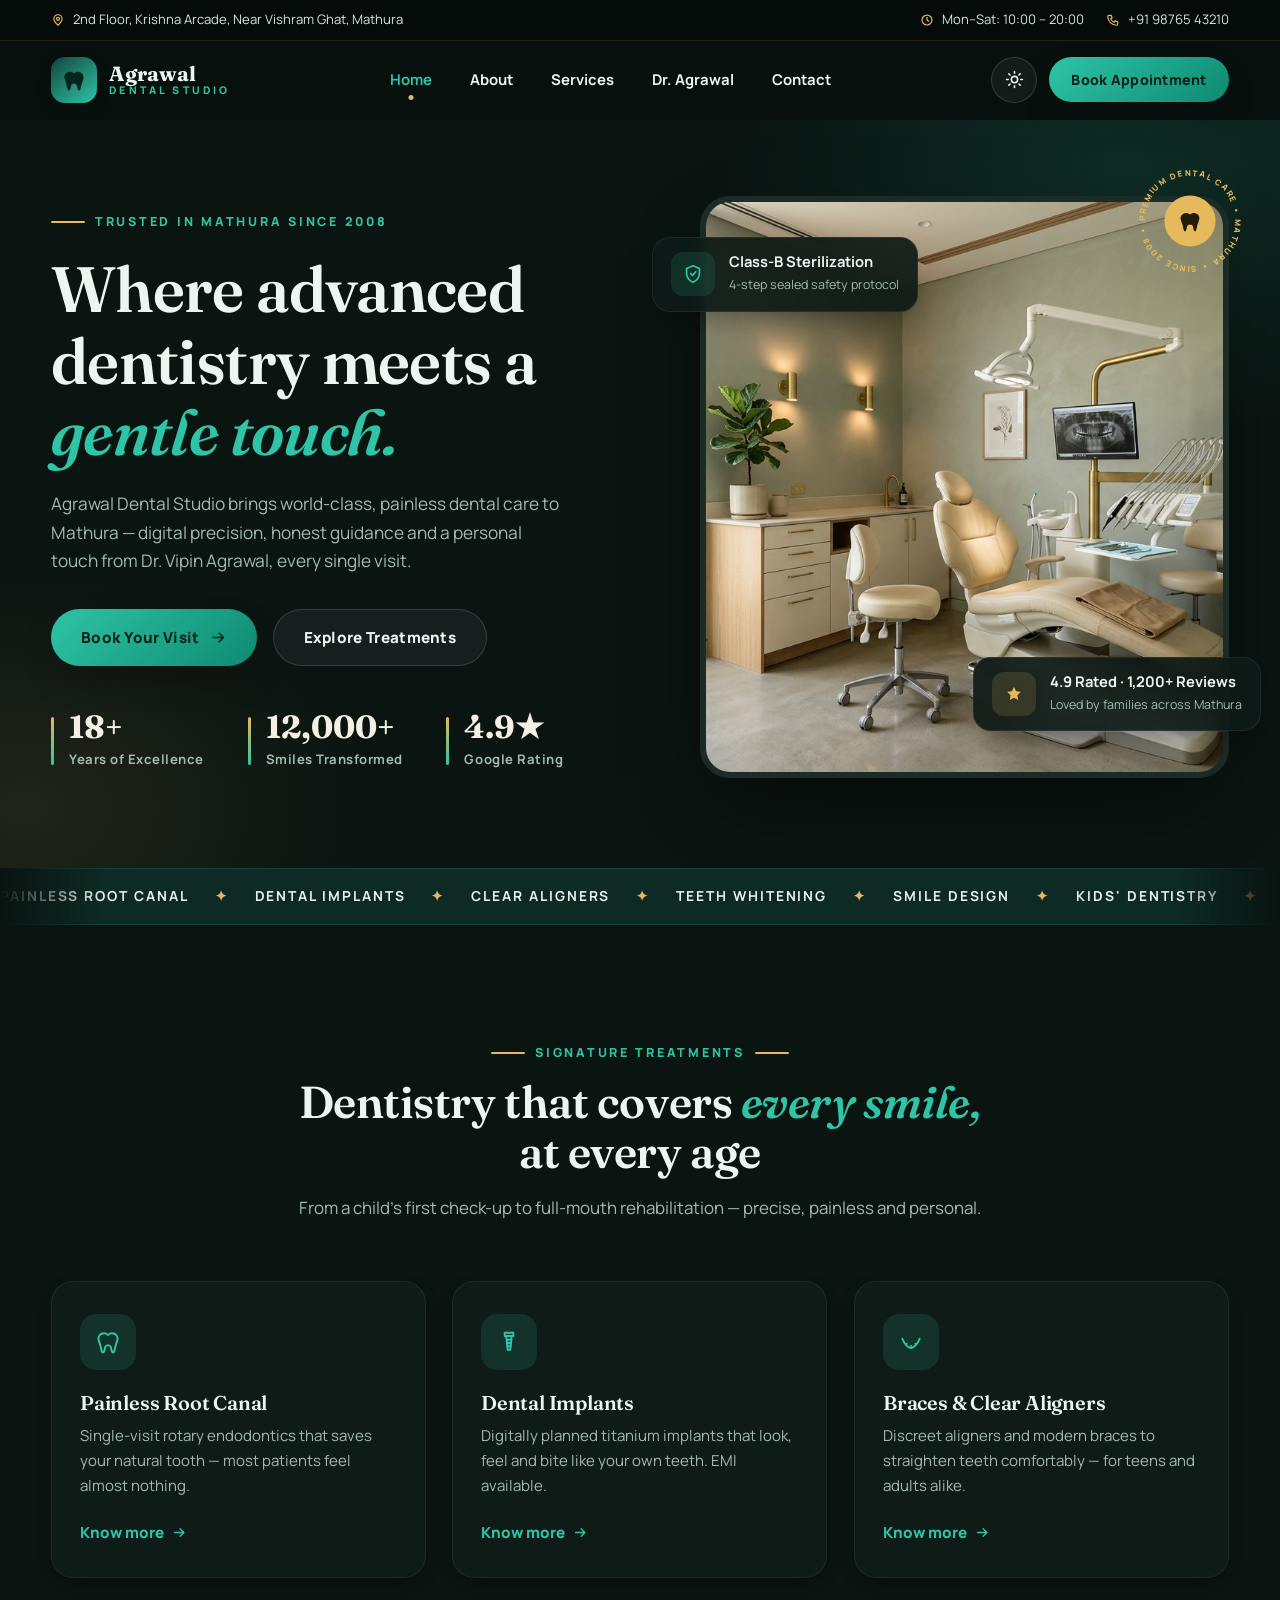
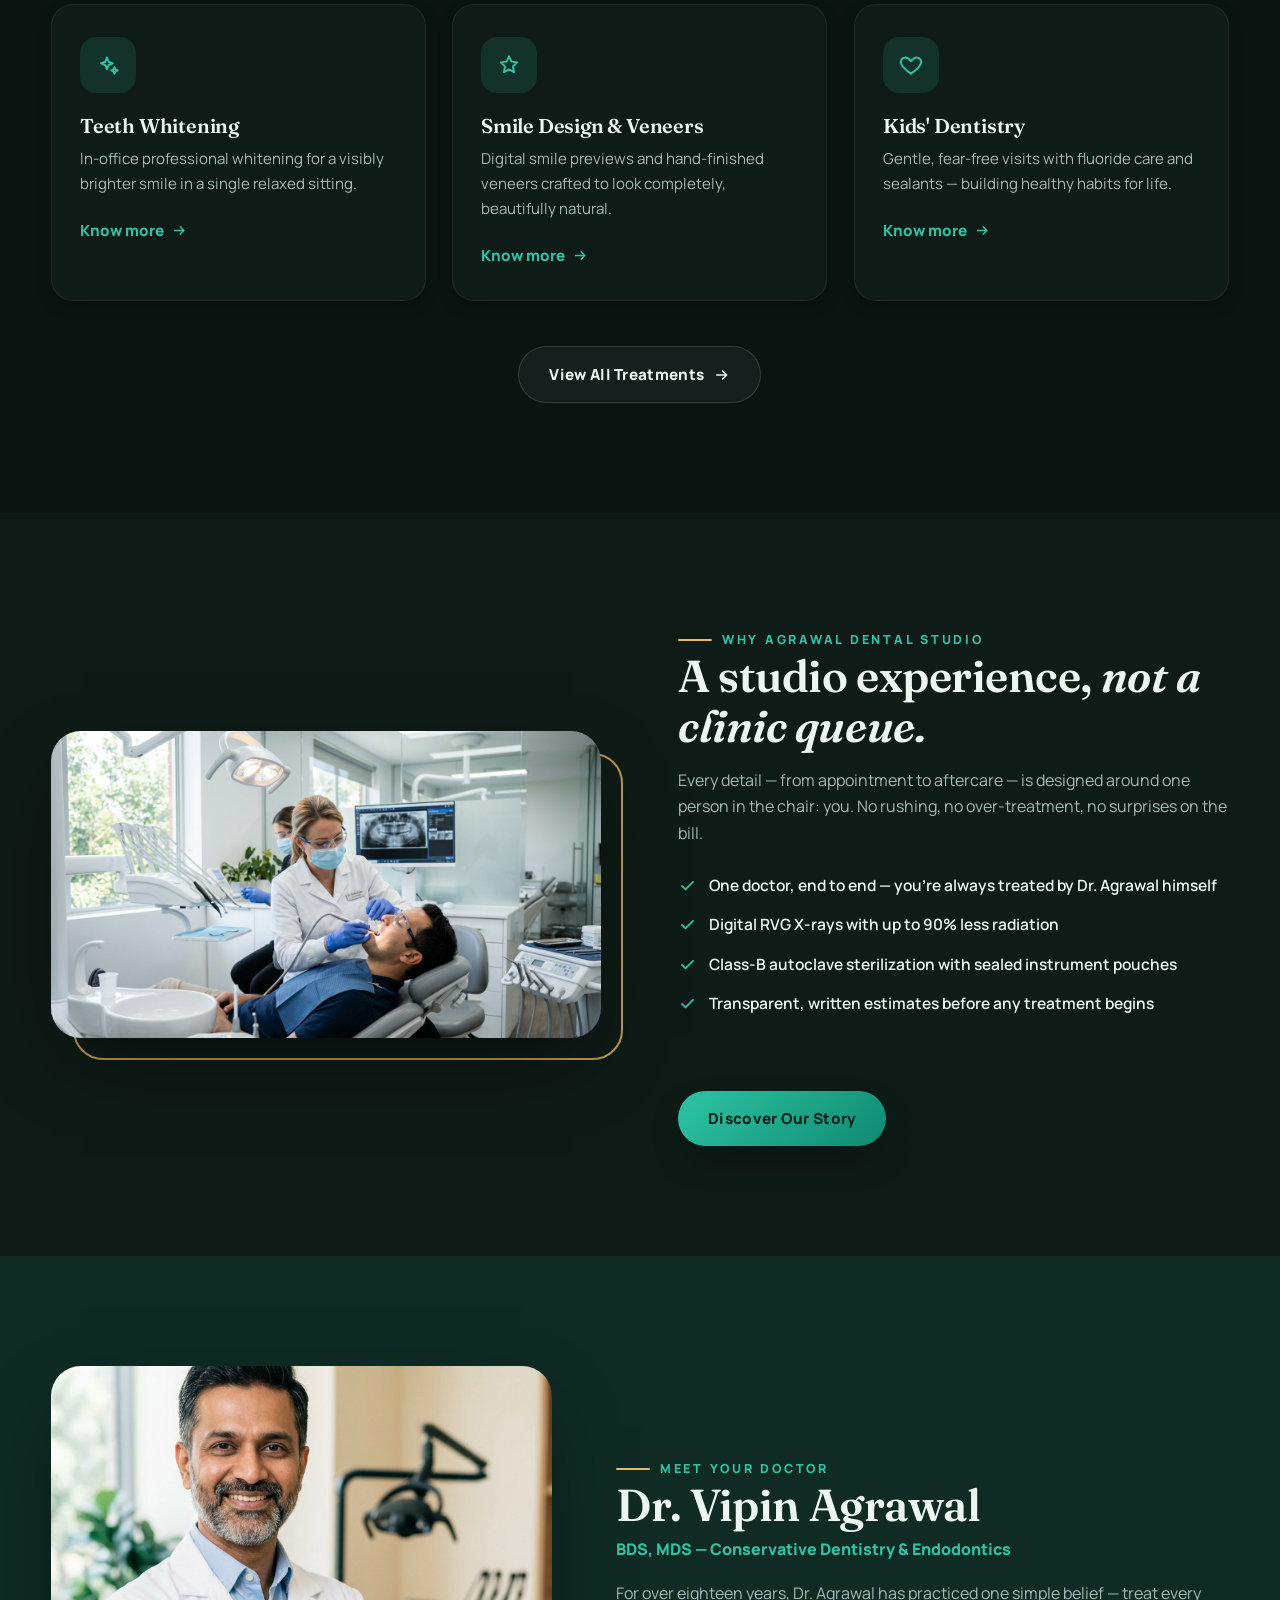
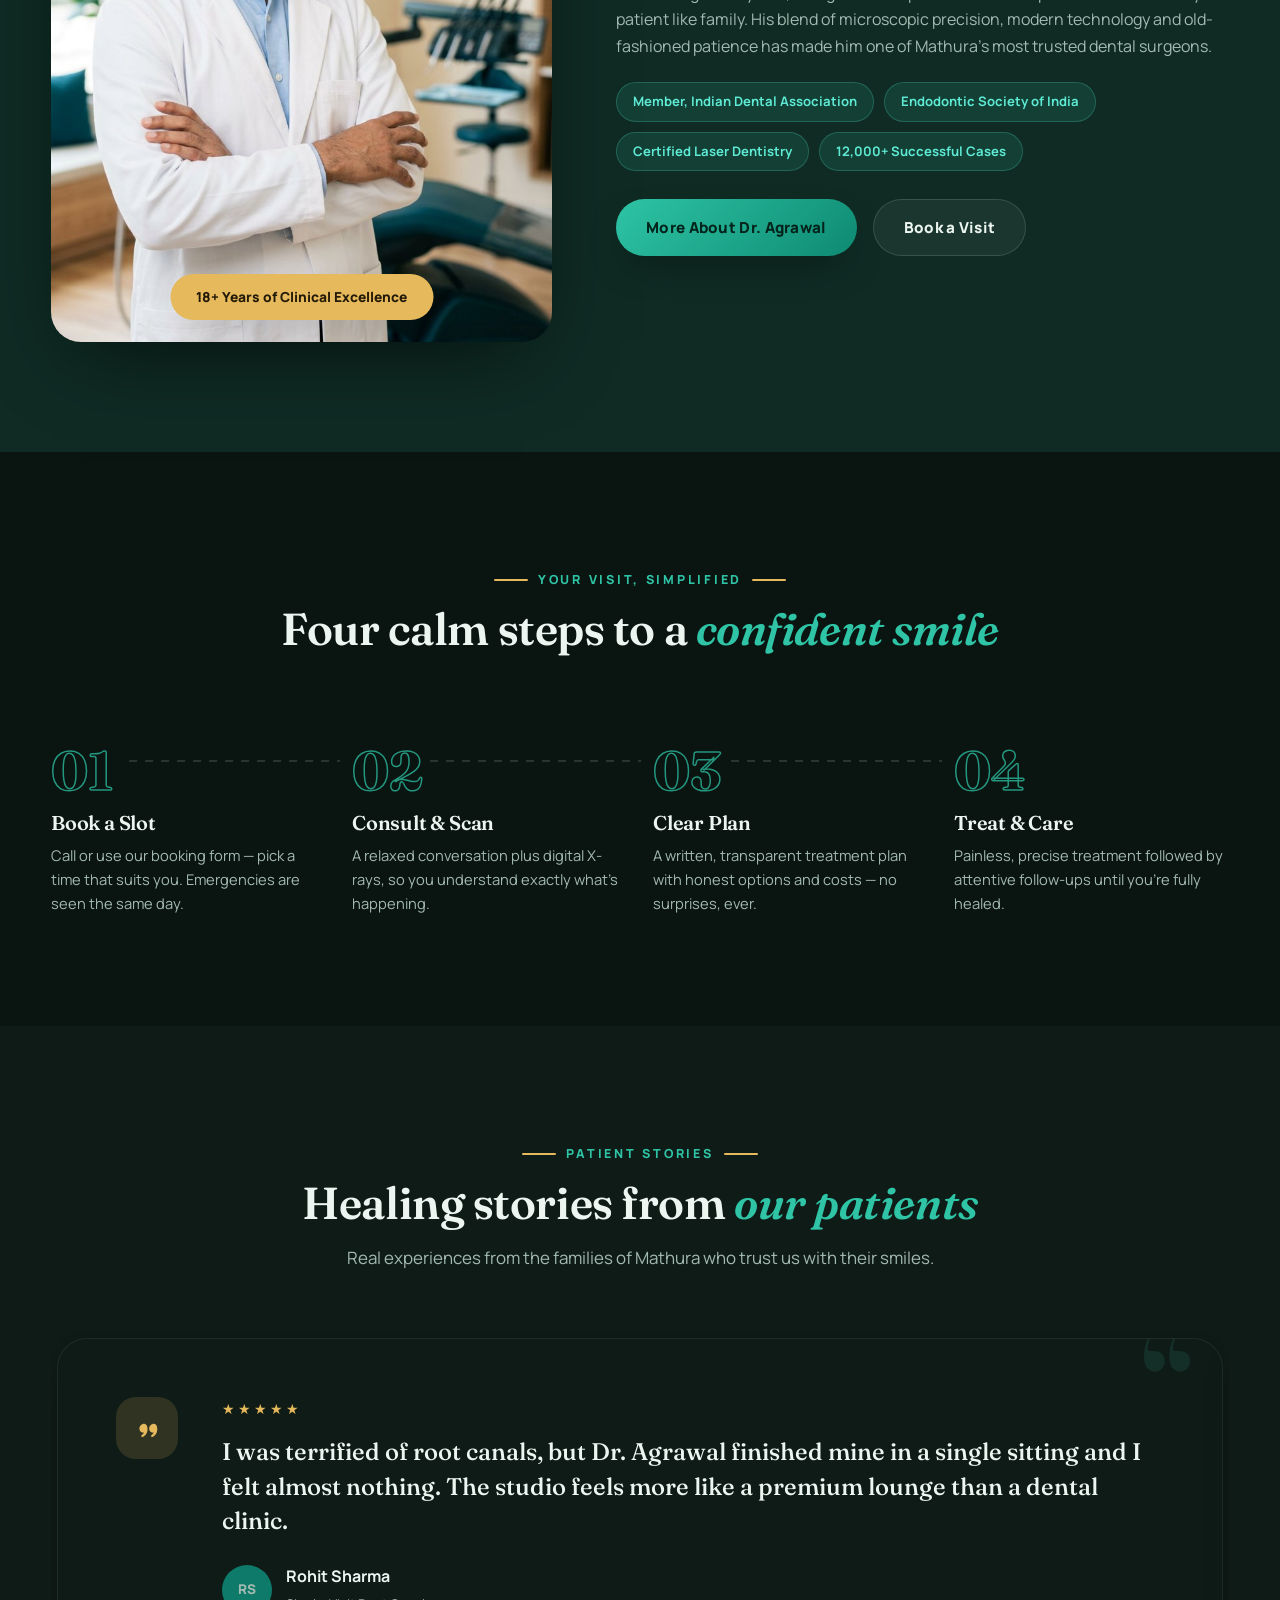
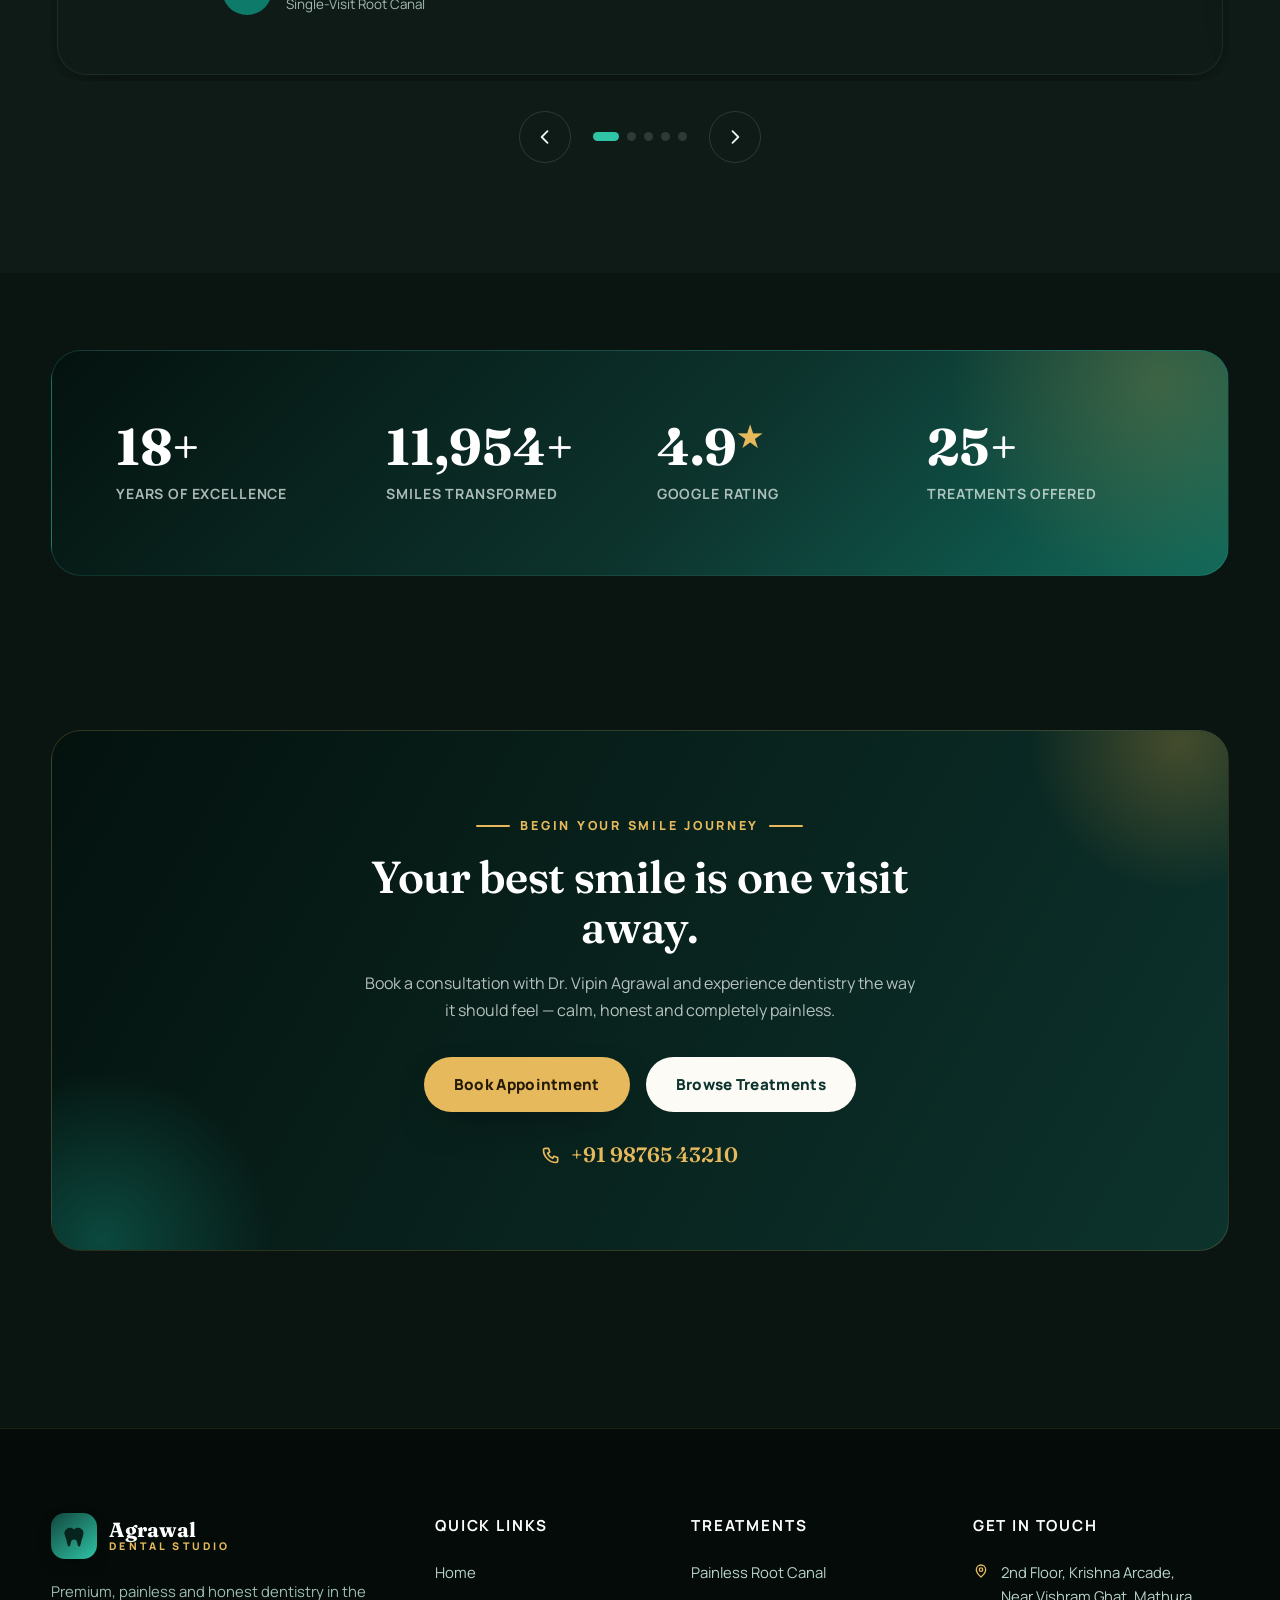
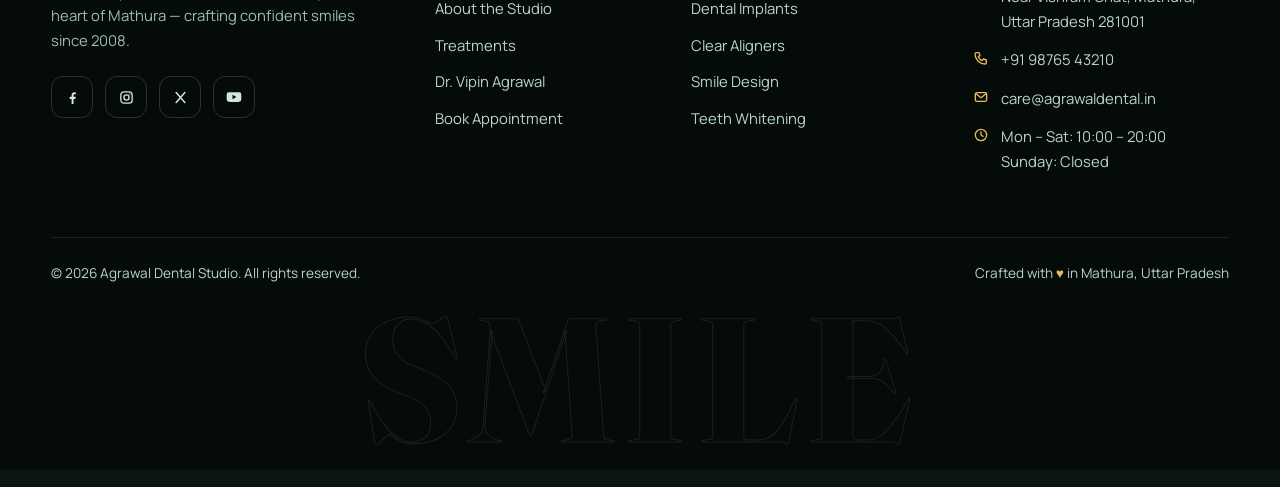
<file: index.html>
<!DOCTYPE html>
<html lang="en">
<head>
<meta charset="UTF-8">
<meta name="viewport" content="width=device-width, initial-scale=1.0">
<title>Agrawal Dental Studio — Premium Dental Care in Mathura | Dr. Vipin Agrawal</title>
<meta name="description" content="Agrawal Dental Studio, Mathura — advanced, painless and honest dentistry by Dr. Vipin Agrawal. Root canals, implants, aligners, smile design and more.">
<link rel="icon" href="data:image/svg+xml,%3Csvg xmlns='http://www.w3.org/2000/svg' viewBox='0 0 24 24'%3E%3Cpath fill='%230f3f3a' d='M12 5.5c-1.5-1.5-3.5-2-5.5-1.5C3.5 4.8 2 7.6 2.6 10.4c.4 1.9 1.3 3.6 1.8 5.5.5 2 .7 4.1 1.6 6 .3.7 1.2.8 1.7.2 1-1.3.8-3.2 1.4-4.7.4-1.1 1.3-1.9 2.9-1.9s2.5.8 2.9 1.9c.6 1.5.4 3.4 1.4 4.7.5.6 1.4.5 1.7-.2.9-1.9 1.1-4 1.6-6 .5-1.9 1.4-3.6 1.8-5.5.6-2.8-.9-5.6-3.9-6.4-2-.5-4 0-5.5 1.5z'/%3E%3C/svg%3E">
<link rel="preconnect" href="https://fonts.googleapis.com">
<link rel="preconnect" href="https://fonts.gstatic.com" crossorigin>
<link href="https://fonts.googleapis.com/css2?family=Fraunces:opsz,wght@9..144,500;9..144,600;9..144,700&family=Manrope:wght@400;500;600;700;800&display=swap" rel="stylesheet">
<link rel="stylesheet" href="assets/css/style.css?v=2">
<script>(function(){var t=null;try{t=new URLSearchParams(location.search).get("theme");}catch(e){}if(t==="dark"||t==="light"){try{localStorage.setItem("ads-theme",t);}catch(e){}}else{try{t=localStorage.getItem("ads-theme")||"dark";}catch(e){t="dark";}}document.documentElement.setAttribute("data-theme",t);})();</script>
</head>
<body>

<!-- Topbar -->
<div class="topbar">
  <div class="container topbar-inner">
    <span class="topbar-item">
      <svg width="14" height="14" viewBox="0 0 24 24" fill="none" stroke="currentColor" stroke-width="2" stroke-linecap="round" stroke-linejoin="round"><path d="M12 21s7-6.1 7-11a7 7 0 1 0-14 0c0 4.9 7 11 7 11z"/><circle cx="12" cy="10" r="2.6"/></svg>
      2nd Floor, Krishna Arcade, Near Vishram Ghat, Mathura
    </span>
    <div class="topbar-right">
      <span class="topbar-item hide-m">
        <svg width="14" height="14" viewBox="0 0 24 24" fill="none" stroke="currentColor" stroke-width="2" stroke-linecap="round" stroke-linejoin="round"><circle cx="12" cy="12" r="8.5"/><path d="M12 7.5V12l3 2"/></svg>
        Mon–Sat: 10:00 – 20:00
      </span>
      <a class="topbar-item" href="tel:+919876543210">
        <svg width="14" height="14" viewBox="0 0 24 24" fill="none" stroke="currentColor" stroke-width="2" stroke-linecap="round" stroke-linejoin="round"><path d="M5 4h4l1.5 4.5L8 10c1 2.5 3.5 5 6 6l1.5-2.5L20 15v4c0 1-1 2-2 2C10 21 3 14 3 6c0-1 1-2 2-2z"/></svg>
        +91 98765 43210
      </a>
    </div>
  </div>
</div>

<!-- Header -->
<header class="site-header" id="siteHeader">
  <div class="container header-inner">
    <a href="index.html" class="brand">
      <span class="brand-mark">
        <svg width="24" height="24" viewBox="0 0 24 24" fill="currentColor"><path d="M12 5.5c-1.5-1.5-3.5-2-5.5-1.5C3.5 4.8 2 7.6 2.6 10.4c.4 1.9 1.3 3.6 1.8 5.5.5 2 .7 4.1 1.6 6 .3.7 1.2.8 1.7.2 1-1.3.8-3.2 1.4-4.7.4-1.1 1.3-1.9 2.9-1.9s2.5.8 2.9 1.9c.6 1.5.4 3.4 1.4 4.7.5.6 1.4.5 1.7-.2.9-1.9 1.1-4 1.6-6 .5-1.9 1.4-3.6 1.8-5.5.6-2.8-.9-5.6-3.9-6.4-2-.5-4 0-5.5 1.5z"/></svg>
      </span>
      <span class="brand-name">Agrawal<small>Dental Studio</small></span>
    </a>
    <nav class="nav" id="siteNav">
      <a href="index.html" class="active">Home</a>
      <a href="about.html">About</a>
      <a href="services.html">Services</a>
      <a href="doctor.html">Dr. Agrawal</a>
      <a href="contact.html">Contact</a>
      <a href="contact.html" class="btn btn-primary nav-cta">Book Appointment</a>
    </nav>
    <div class="header-cta">
      <button class="theme-toggle" id="themeToggle" aria-label="Switch between light and dark theme" aria-pressed="false">
        <svg class="icon-moon" width="19" height="19" viewBox="0 0 24 24" fill="none" stroke="currentColor" stroke-width="2" stroke-linecap="round" stroke-linejoin="round"><path d="M21 12.8A9 9 0 1 1 11.2 3a7 7 0 0 0 9.8 9.8z"/></svg>
        <svg class="icon-sun" width="19" height="19" viewBox="0 0 24 24" fill="none" stroke="currentColor" stroke-width="2" stroke-linecap="round" stroke-linejoin="round"><circle cx="12" cy="12" r="4"/><path d="M12 2v2M12 20v2M4.9 4.9l1.4 1.4M17.7 17.7l1.4 1.4M2 12h2M20 12h2M4.9 19.1l1.4-1.4M17.7 6.3l1.4-1.4"/></svg>
      </button>
      <a href="contact.html" class="btn btn-primary btn-sm">Book Appointment</a>
      <button class="nav-toggle" id="navToggle" aria-label="Toggle menu" aria-expanded="false">
        <svg width="22" height="22" viewBox="0 0 24 24" fill="none" stroke="currentColor" stroke-width="2" stroke-linecap="round"><path d="M4 7h16M4 12h16M4 17h16"/></svg>
      </button>
    </div>
  </div>
</header>

<main>
  <!-- ============ HERO ============ -->
  <section class="hero">
    <div class="container hero-grid">
      <div class="hero-copy">
        <span class="eyebrow" data-reveal>Trusted in Mathura since 2008</span>
        <h1 data-reveal data-delay="80">Where advanced dentistry meets a <em>gentle touch.</em></h1>
        <p class="lead" data-reveal data-delay="160">Agrawal Dental Studio brings world-class, painless dental care to Mathura — digital precision, honest guidance and a personal touch from Dr. Vipin Agrawal, every single visit.</p>
        <div class="hero-actions" data-reveal data-delay="240">
          <a href="contact.html" class="btn btn-primary">Book Your Visit
            <svg width="17" height="17" viewBox="0 0 24 24" fill="none" stroke="currentColor" stroke-width="2.2" stroke-linecap="round" stroke-linejoin="round"><path d="M4 12h15M13 6l6 6-6 6"/></svg>
          </a>
          <a href="services.html" class="btn btn-ghost">Explore Treatments</a>
        </div>
        <div class="hero-stats" data-reveal data-delay="320">
          <div class="hstat"><div class="num"><span data-count="18" data-suffix="+">0</span></div><div class="lbl">Years of Excellence</div></div>
          <div class="hstat"><div class="num"><span data-count="12000" data-suffix="+">0</span></div><div class="lbl">Smiles Transformed</div></div>
          <div class="hstat"><div class="num">4.9★</div><div class="lbl">Google Rating</div></div>
        </div>
      </div>

      <div class="hero-media" data-reveal data-delay="160">
        <div class="frame"><img src="assets/img/clinic.jpg" alt="Modern operatory at Agrawal Dental Studio, Mathura"></div>
        <div class="float-card fc-top">
          <span class="fc-icon" style="background:var(--teal-soft);color:var(--teal)">
            <svg width="22" height="22" viewBox="0 0 24 24" fill="none" stroke="currentColor" stroke-width="1.9" stroke-linecap="round" stroke-linejoin="round"><path d="M12 3l7 3v5c0 5-3.2 8.4-7 10-3.8-1.6-7-5-7-10V6z"/><path d="M9.5 11.5l2 2 3.5-4"/></svg>
          </span>
          <div><b>Class-B Sterilization</b><span>4-step sealed safety protocol</span></div>
        </div>
        <div class="float-card fc-bottom">
          <span class="fc-icon" style="background:var(--gold-soft);color:var(--gold)">
            <svg width="22" height="22" viewBox="0 0 24 24" fill="currentColor"><path d="M12 4l2.3 4.9 5.2.7-3.8 3.7.9 5.2-4.6-2.5-4.6 2.5.9-5.2L4.5 9.6l5.2-.7z"/></svg>
          </span>
          <div><b>4.9 Rated · 1,200+ Reviews</b><span>Loved by families across Mathura</span></div>
        </div>
        <div class="spin-badge" aria-hidden="true">
          <svg viewBox="0 0 120 120">
            <defs><path id="circ" d="M60,60 m-46,0 a46,46 0 1,1 92,0 a46,46 0 1,1 -92,0"/></defs>
            <g class="ring"><text><textPath href="#circ">PREMIUM DENTAL CARE • MATHURA • SINCE 2008 •&#160;</textPath></text></g>
            <circle class="core" cx="60" cy="60" r="26"/>
            <path transform="translate(48,48) scale(1)" fill="#241a08" d="M12 5.5c-1.5-1.5-3.5-2-5.5-1.5C3.5 4.8 2 7.6 2.6 10.4c.4 1.9 1.3 3.6 1.8 5.5.5 2 .7 4.1 1.6 6 .3.7 1.2.8 1.7.2 1-1.3.8-3.2 1.4-4.7.4-1.1 1.3-1.9 2.9-1.9s2.5.8 2.9 1.9c.6 1.5.4 3.4 1.4 4.7.5.6 1.4.5 1.7-.2.9-1.9 1.1-4 1.6-6 .5-1.9 1.4-3.6 1.8-5.5.6-2.8-.9-5.6-3.9-6.4-2-.5-4 0-5.5 1.5z"/>
          </svg>
        </div>
      </div>
    </div>
  </section>

  <!-- ============ MARQUEE ============ -->
  <div class="marquee" aria-hidden="true">
    <div class="marquee-track">
      <span>Painless Root Canal <i>✦</i> Dental Implants <i>✦</i> Clear Aligners <i>✦</i> Teeth Whitening <i>✦</i> Smile Design <i>✦</i> Kids' Dentistry <i>✦</i> Crowns &amp; Bridges <i>✦</i> Laser Gum Care <i>✦</i></span>
      <span>Painless Root Canal <i>✦</i> Dental Implants <i>✦</i> Clear Aligners <i>✦</i> Teeth Whitening <i>✦</i> Smile Design <i>✦</i> Kids' Dentistry <i>✦</i> Crowns &amp; Bridges <i>✦</i> Laser Gum Care <i>✦</i></span>
    </div>
  </div>

  <!-- ============ SERVICES PREVIEW ============ -->
  <section class="section">
    <div class="container">
      <div class="sec-head centered" data-reveal>
        <span class="eyebrow centered">Signature Treatments</span>
        <h2>Dentistry that covers <em>every smile,</em> at every age</h2>
        <p class="lead">From a child's first check-up to full-mouth rehabilitation — precise, painless and personal.</p>
      </div>
      <div class="grid cols-3">
        <article class="card" data-reveal>
          <div class="icon"><svg width="26" height="26" viewBox="0 0 24 24" fill="none" stroke="currentColor" stroke-width="1.8" stroke-linecap="round" stroke-linejoin="round"><path d="M12 5.6C10.6 4.2 8.7 3.7 6.9 4.2c-2.8.8-4.2 3.4-3.6 6 .4 1.8 1.2 3.4 1.7 5.2.5 1.9.7 3.9 1.5 5.6.3.6 1.1.7 1.6.2.9-1.2.8-3 1.3-4.4.4-1 1.2-1.8 2.6-1.8s2.2.8 2.6 1.8c.5 1.4.4 3.2 1.3 4.4.5.5 1.3.4 1.6-.2.8-1.7 1-3.7 1.5-5.6.5-1.8 1.3-3.4 1.7-5.2.6-2.6-.8-5.2-3.6-6-1.8-.5-3.7 0-5.1 1.4z"/></svg></div>
          <h3>Painless Root Canal</h3>
          <p>Single-visit rotary endodontics that saves your natural tooth — most patients feel almost nothing.</p>
          <div class="card-foot"><a class="text-link" href="services.html">Know more <svg width="15" height="15" viewBox="0 0 24 24" fill="none" stroke="currentColor" stroke-width="2.2" stroke-linecap="round" stroke-linejoin="round"><path d="M4 12h15M13 6l6 6-6 6"/></svg></a></div>
        </article>
        <article class="card" data-reveal data-delay="80">
          <div class="icon"><svg width="26" height="26" viewBox="0 0 24 24" fill="none" stroke="currentColor" stroke-width="1.8" stroke-linecap="round" stroke-linejoin="round"><path d="M8 3.5h8v3H8z"/><path d="M9.5 6.5l1.2 12c.1 1.2 2.5 1.2 2.6 0l1.2-12"/><path d="M10 10h4M10.3 13h3.4M10.6 16h2.8"/></svg></div>
          <h3>Dental Implants</h3>
          <p>Digitally planned titanium implants that look, feel and bite like your own teeth. EMI available.</p>
          <div class="card-foot"><a class="text-link" href="services.html">Know more <svg width="15" height="15" viewBox="0 0 24 24" fill="none" stroke="currentColor" stroke-width="2.2" stroke-linecap="round" stroke-linejoin="round"><path d="M4 12h15M13 6l6 6-6 6"/></svg></a></div>
        </article>
        <article class="card" data-reveal data-delay="160">
          <div class="icon"><svg width="26" height="26" viewBox="0 0 24 24" fill="none" stroke="currentColor" stroke-width="1.8" stroke-linecap="round" stroke-linejoin="round"><path d="M4 9c2 5.5 6 8.5 8 8.5S18 14.5 20 9"/><path d="M8 13.6h.01M12 15.6h.01M16 13.6h.01"/></svg></div>
          <h3>Braces &amp; Clear Aligners</h3>
          <p>Discreet aligners and modern braces to straighten teeth comfortably — for teens and adults alike.</p>
          <div class="card-foot"><a class="text-link" href="services.html">Know more <svg width="15" height="15" viewBox="0 0 24 24" fill="none" stroke="currentColor" stroke-width="2.2" stroke-linecap="round" stroke-linejoin="round"><path d="M4 12h15M13 6l6 6-6 6"/></svg></a></div>
        </article>
        <article class="card" data-reveal>
          <div class="icon"><svg width="26" height="26" viewBox="0 0 24 24" fill="none" stroke="currentColor" stroke-width="1.8" stroke-linecap="round" stroke-linejoin="round"><path d="M11 5l1.5 4L16.5 10.5 12.5 12 11 16l-1.5-4L5.5 10.5 9.5 9z"/><path d="M18 14l.9 2.1L21 17l-2.1.9L18 20l-.9-2.1L15 17l2.1-.9z"/></svg></div>
          <h3>Teeth Whitening</h3>
          <p>In-office professional whitening for a visibly brighter smile in a single relaxed sitting.</p>
          <div class="card-foot"><a class="text-link" href="services.html">Know more <svg width="15" height="15" viewBox="0 0 24 24" fill="none" stroke="currentColor" stroke-width="2.2" stroke-linecap="round" stroke-linejoin="round"><path d="M4 12h15M13 6l6 6-6 6"/></svg></a></div>
        </article>
        <article class="card" data-reveal data-delay="80">
          <div class="icon"><svg width="26" height="26" viewBox="0 0 24 24" fill="none" stroke="currentColor" stroke-width="1.8" stroke-linecap="round" stroke-linejoin="round"><path d="M12 4l2.3 4.9 5.2.7-3.8 3.7.9 5.2-4.6-2.5-4.6 2.5.9-5.2L4.5 9.6l5.2-.7z"/></svg></div>
          <h3>Smile Design &amp; Veneers</h3>
          <p>Digital smile previews and hand-finished veneers crafted to look completely, beautifully natural.</p>
          <div class="card-foot"><a class="text-link" href="services.html">Know more <svg width="15" height="15" viewBox="0 0 24 24" fill="none" stroke="currentColor" stroke-width="2.2" stroke-linecap="round" stroke-linejoin="round"><path d="M4 12h15M13 6l6 6-6 6"/></svg></a></div>
        </article>
        <article class="card" data-reveal data-delay="160">
          <div class="icon"><svg width="26" height="26" viewBox="0 0 24 24" fill="none" stroke="currentColor" stroke-width="1.8" stroke-linecap="round" stroke-linejoin="round"><path d="M12 20s-7-4.6-9-9c-1.2-2.7.6-6 3.8-6 2 0 3.4 1.2 5.2 3.4C13.8 6.2 15.2 5 17.2 5c3.2 0 5 3.3 3.8 6-2 4.4-9 9-9 9z"/></svg></div>
          <h3>Kids' Dentistry</h3>
          <p>Gentle, fear-free visits with fluoride care and sealants — building healthy habits for life.</p>
          <div class="card-foot"><a class="text-link" href="services.html">Know more <svg width="15" height="15" viewBox="0 0 24 24" fill="none" stroke="currentColor" stroke-width="2.2" stroke-linecap="round" stroke-linejoin="round"><path d="M4 12h15M13 6l6 6-6 6"/></svg></a></div>
        </article>
      </div>
      <div style="text-align:center;margin-top:44px" data-reveal>
        <a href="services.html" class="btn btn-ghost">View All Treatments
          <svg width="16" height="16" viewBox="0 0 24 24" fill="none" stroke="currentColor" stroke-width="2.2" stroke-linecap="round" stroke-linejoin="round"><path d="M4 12h15M13 6l6 6-6 6"/></svg>
        </a>
      </div>
    </div>
  </section>

  <!-- ============ WHY US ============ -->
  <section class="section" style="background:var(--paper)">
    <div class="container split">
      <div class="media" data-reveal>
        <img src="assets/img/treatment.jpg" alt="Dr. Agrawal treating a patient with modern equipment">
        <div class="accent-frame"></div>
      </div>
      <div>
        <span class="eyebrow" data-reveal>Why Agrawal Dental Studio</span>
        <h2 data-reveal data-delay="60">A studio experience, <em>not a clinic queue.</em></h2>
        <p class="lead" style="margin-top:16px" data-reveal data-delay="120">Every detail — from appointment to aftercare — is designed around one person in the chair: you. No rushing, no over-treatment, no surprises on the bill.</p>
        <ul class="checklist">
          <li data-reveal><svg width="19" height="19" viewBox="0 0 24 24" fill="none" stroke="currentColor" stroke-width="2.2" stroke-linecap="round" stroke-linejoin="round"><path d="M5 12.5l4.5 4.5L19 7.5"/></svg>One doctor, end to end — you're always treated by Dr. Agrawal himself</li>
          <li data-reveal data-delay="60"><svg width="19" height="19" viewBox="0 0 24 24" fill="none" stroke="currentColor" stroke-width="2.2" stroke-linecap="round" stroke-linejoin="round"><path d="M5 12.5l4.5 4.5L19 7.5"/></svg>Digital RVG X-rays with up to 90% less radiation</li>
          <li data-reveal data-delay="120"><svg width="19" height="19" viewBox="0 0 24 24" fill="none" stroke="currentColor" stroke-width="2.2" stroke-linecap="round" stroke-linejoin="round"><path d="M5 12.5l4.5 4.5L19 7.5"/></svg>Class-B autoclave sterilization with sealed instrument pouches</li>
          <li data-reveal data-delay="180"><svg width="19" height="19" viewBox="0 0 24 24" fill="none" stroke="currentColor" stroke-width="2.2" stroke-linecap="round" stroke-linejoin="round"><path d="M5 12.5l4.5 4.5L19 7.5"/></svg>Transparent, written estimates before any treatment begins</li>
          <li data-reveal data-delay="240"><svg width="19" height="19" viewBox="0 0 24 24" fill="none" stroke="currentColor" stroke-width="2.2" stroke-linecap="round" stroke-linejoin="round"><path d="M5 12.5l4.5 4.5L19 7.5"/></svg>Computer-guided painless anesthesia for anxious patients &amp; kids</li>
        </ul>
        <div class="hero-actions" style="margin:34px 0 0" data-reveal>
          <a href="about.html" class="btn btn-primary">Discover Our Story</a>
        </div>
      </div>
    </div>
  </section>

  <!-- ============ DOCTOR SPOTLIGHT ============ -->
  <section class="section doctor-strip">
    <div class="container doc-card">
      <div class="media" data-reveal>
        <img src="assets/img/doctor.jpg" alt="Dr. Vipin Agrawal, BDS, MDS — Dental Surgeon, Mathura">
        <span class="exp-ribbon">18+ Years of Clinical Excellence</span>
      </div>
      <div>
        <span class="eyebrow" data-reveal>Meet Your Doctor</span>
        <h2 data-reveal data-delay="60">Dr. Vipin Agrawal</h2>
        <p style="margin-top:6px;font-weight:800;color:var(--teal)" data-reveal data-delay="100">BDS, MDS — Conservative Dentistry &amp; Endodontics</p>
        <p style="margin-top:18px" data-reveal data-delay="140">For over eighteen years, Dr. Agrawal has practiced one simple belief — treat every patient like family. His blend of microscopic precision, modern technology and old-fashioned patience has made him one of Mathura's most trusted dental surgeons.</p>
        <div class="chips" data-reveal data-delay="200">
          <span class="chip">Member, Indian Dental Association</span>
          <span class="chip">Endodontic Society of India</span>
          <span class="chip">Certified Laser Dentistry</span>
          <span class="chip">12,000+ Successful Cases</span>
        </div>
        <div class="hero-actions" style="margin-bottom:0" data-reveal data-delay="260">
          <a href="doctor.html" class="btn btn-primary">More About Dr. Agrawal</a>
          <a href="contact.html" class="btn btn-ghost">Book a Visit</a>
        </div>
      </div>
    </div>
  </section>

  <!-- ============ JOURNEY ============ -->
  <section class="section">
    <div class="container">
      <div class="sec-head centered" data-reveal>
        <span class="eyebrow centered">Your Visit, Simplified</span>
        <h2>Four calm steps to a <em>confident smile</em></h2>
      </div>
      <div class="steps">
        <div class="step" data-reveal><h3>Book a Slot</h3><p>Call or use our booking form — pick a time that suits you. Emergencies are seen the same day.</p></div>
        <div class="step" data-reveal data-delay="80"><h3>Consult &amp; Scan</h3><p>A relaxed conversation plus digital X-rays, so you understand exactly what's happening.</p></div>
        <div class="step" data-reveal data-delay="160"><h3>Clear Plan</h3><p>A written, transparent treatment plan with honest options and costs — no surprises, ever.</p></div>
        <div class="step" data-reveal data-delay="240"><h3>Treat &amp; Care</h3><p>Painless, precise treatment followed by attentive follow-ups until you're fully healed.</p></div>
      </div>
    </div>
  </section>

  <!-- ============ TESTIMONIALS ============ -->
  <section class="section" style="background:var(--paper)">
    <div class="container">
      <div class="sec-head centered" data-reveal>
        <span class="eyebrow centered">Patient Stories</span>
        <h2>Healing stories from <em>our patients</em></h2>
        <p class="lead">Real experiences from the families of Mathura who trust us with their smiles.</p>
      </div>
      <div class="ts-slider" data-reveal>
        <div class="ts-viewport">
          <div class="ts-track">
            <div class="ts-slide"><figure class="ts-card">
              <div class="quote-mark"><svg width="26" height="26" viewBox="0 0 24 24" fill="currentColor"><path d="M9.5 8C7 8 5 10 5 12.7c0 2 1.5 3.6 3.4 3.6.3 0 .6 0 .8-.1-.5 1.3-1.5 2.3-2.7 2.9l1 1.4c2.9-1.2 5-4 5-7.2C12.5 10 11.3 8 9.5 8zm9 0C16 8 14 10 14 12.7c0 2 1.5 3.6 3.4 3.6.3 0 .6 0 .8-.1-.5 1.3-1.5 2.3-2.7 2.9l1 1.4c2.9-1.2 5-4 5-7.2C21.5 10 20.3 8 18.5 8z"/></svg></div>
              <div>
                <div class="ts-stars">★★★★★</div>
                <blockquote>I was terrified of root canals, but Dr. Agrawal finished mine in a single sitting and I felt almost nothing. The studio feels more like a premium lounge than a dental clinic.</blockquote>
                <figcaption class="ts-meta"><span class="ts-avatar" style="background:#0e7a6a">RS</span><div><b>Rohit Sharma</b><span>Single-Visit Root Canal</span></div></figcaption>
              </div>
            </figure></div>
            <div class="ts-slide"><figure class="ts-card">
              <div class="quote-mark"><svg width="26" height="26" viewBox="0 0 24 24" fill="currentColor"><path d="M9.5 8C7 8 5 10 5 12.7c0 2 1.5 3.6 3.4 3.6.3 0 .6 0 .8-.1-.5 1.3-1.5 2.3-2.7 2.9l1 1.4c2.9-1.2 5-4 5-7.2C12.5 10 11.3 8 9.5 8zm9 0C16 8 14 10 14 12.7c0 2 1.5 3.6 3.4 3.6.3 0 .6 0 .8-.1-.5 1.3-1.5 2.3-2.7 2.9l1 1.4c2.9-1.2 5-4 5-7.2C21.5 10 20.3 8 18.5 8z"/></svg></div>
              <div>
                <div class="ts-stars">★★★★★</div>
                <blockquote>My daughter actually looks forward to her dental visits now. The patience and care Dr. Agrawal shows with children is truly remarkable.</blockquote>
                <figcaption class="ts-meta"><span class="ts-avatar" style="background:#c9973b">PM</span><div><b>Priya Malhotra</b><span>Parent · Kids' Dentistry</span></div></figcaption>
              </div>
            </figure></div>
            <div class="ts-slide"><figure class="ts-card">
              <div class="quote-mark"><svg width="26" height="26" viewBox="0 0 24 24" fill="currentColor"><path d="M9.5 8C7 8 5 10 5 12.7c0 2 1.5 3.6 3.4 3.6.3 0 .6 0 .8-.1-.5 1.3-1.5 2.3-2.7 2.9l1 1.4c2.9-1.2 5-4 5-7.2C12.5 10 11.3 8 9.5 8zm9 0C16 8 14 10 14 12.7c0 2 1.5 3.6 3.4 3.6.3 0 .6 0 .8-.1-.5 1.3-1.5 2.3-2.7 2.9l1 1.4c2.9-1.2 5-4 5-7.2C21.5 10 20.3 8 18.5 8z"/></svg></div>
              <div>
                <div class="ts-stars">★★★★★</div>
                <blockquote>Transparent pricing, spotless sterilization and honest advice — he even told me a treatment I asked for wasn't needed yet. That earned my trust for life.</blockquote>
                <figcaption class="ts-meta"><span class="ts-avatar" style="background:#0f3f3a">AG</span><div><b>Anil Gupta</b><span>Family Patient · 6 Years</span></div></figcaption>
              </div>
            </figure></div>
            <div class="ts-slide"><figure class="ts-card">
              <div class="quote-mark"><svg width="26" height="26" viewBox="0 0 24 24" fill="currentColor"><path d="M9.5 8C7 8 5 10 5 12.7c0 2 1.5 3.6 3.4 3.6.3 0 .6 0 .8-.1-.5 1.3-1.5 2.3-2.7 2.9l1 1.4c2.9-1.2 5-4 5-7.2C12.5 10 11.3 8 9.5 8zm9 0C16 8 14 10 14 12.7c0 2 1.5 3.6 3.4 3.6.3 0 .6 0 .8-.1-.5 1.3-1.5 2.3-2.7 2.9l1 1.4c2.9-1.2 5-4 5-7.2C21.5 10 20.3 8 18.5 8z"/></svg></div>
              <div>
                <div class="ts-stars">★★★★★</div>
                <blockquote>Got my smile designed here before my wedding. The veneers look so natural that nobody can tell — worth every rupee.</blockquote>
                <figcaption class="ts-meta"><span class="ts-avatar" style="background:#14a08a">SA</span><div><b>Sneha Agarwal</b><span>Smile Design &amp; Veneers</span></div></figcaption>
              </div>
            </figure></div>
            <div class="ts-slide"><figure class="ts-card">
              <div class="quote-mark"><svg width="26" height="26" viewBox="0 0 24 24" fill="currentColor"><path d="M9.5 8C7 8 5 10 5 12.7c0 2 1.5 3.6 3.4 3.6.3 0 .6 0 .8-.1-.5 1.3-1.5 2.3-2.7 2.9l1 1.4c2.9-1.2 5-4 5-7.2C12.5 10 11.3 8 9.5 8zm9 0C16 8 14 10 14 12.7c0 2 1.5 3.6 3.4 3.6.3 0 .6 0 .8-.1-.5 1.3-1.5 2.3-2.7 2.9l1 1.4c2.9-1.2 5-4 5-7.2C21.5 10 20.3 8 18.5 8z"/></svg></div>
              <div>
                <div class="ts-stars">★★★★★</div>
                <blockquote>I got implants at 62 and I can eat everything again. From digital scanning to the final crown, the whole journey was seamless and painless.</blockquote>
                <figcaption class="ts-meta"><span class="ts-avatar" style="background:#7a5a1d">RC</span><div><b>Ramesh Chandra</b><span>Full Dental Implants</span></div></figcaption>
              </div>
            </figure></div>
          </div>
        </div>
        <div class="ts-nav">
          <button class="ts-btn ts-prev" aria-label="Previous testimonial"><svg width="20" height="20" viewBox="0 0 24 24" fill="none" stroke="currentColor" stroke-width="2.2" stroke-linecap="round" stroke-linejoin="round"><path d="M15 5l-7 7 7 7"/></svg></button>
          <div class="ts-dots"></div>
          <button class="ts-btn ts-next" aria-label="Next testimonial"><svg width="20" height="20" viewBox="0 0 24 24" fill="none" stroke="currentColor" stroke-width="2.2" stroke-linecap="round" stroke-linejoin="round"><path d="M9 5l7 7-7 7"/></svg></button>
        </div>
      </div>
    </div>
  </section>

  <!-- ============ STATS BAND ============ -->
  <section class="section-tight">
    <div class="container">
      <div class="band" data-reveal>
        <div class="band-grid">
          <div><div class="num"><span data-count="18" data-suffix="+">0</span></div><div class="lbl">Years of Excellence</div></div>
          <div><div class="num"><span data-count="12000" data-suffix="+">0</span></div><div class="lbl">Smiles Transformed</div></div>
          <div><div class="num">4.9<sup>★</sup></div><div class="lbl">Google Rating</div></div>
          <div><div class="num"><span data-count="25" data-suffix="+">0</span></div><div class="lbl">Treatments Offered</div></div>
        </div>
      </div>
    </div>
  </section>

  <!-- ============ CTA ============ -->
  <section class="section-tight">
    <div class="container">
      <div class="cta-band" data-reveal>
        <span class="eyebrow centered" style="color:var(--gold)">Begin Your Smile Journey</span>
        <h2>Your best smile is one visit away.</h2>
        <p>Book a consultation with Dr. Vipin Agrawal and experience dentistry the way it should feel — calm, honest and completely painless.</p>
        <div class="cta-actions">
          <a href="contact.html" class="btn btn-gold">Book Appointment</a>
          <a href="services.html" class="btn btn-light">Browse Treatments</a>
        </div>
        <a class="cta-phone" href="tel:+919876543210">
          <svg width="20" height="20" viewBox="0 0 24 24" fill="none" stroke="currentColor" stroke-width="2" stroke-linecap="round" stroke-linejoin="round"><path d="M5 4h4l1.5 4.5L8 10c1 2.5 3.5 5 6 6l1.5-2.5L20 15v4c0 1-1 2-2 2C10 21 3 14 3 6c0-1 1-2 2-2z"/></svg>
          +91 98765 43210
        </a>
      </div>
    </div>
  </section>
</main>

<!-- Footer -->
<footer class="footer">
  <div class="container">
    <div class="footer-top">
      <div>
        <a href="index.html" class="brand" style="margin-bottom:20px">
          <span class="brand-mark"><svg width="24" height="24" viewBox="0 0 24 24" fill="currentColor"><path d="M12 5.5c-1.5-1.5-3.5-2-5.5-1.5C3.5 4.8 2 7.6 2.6 10.4c.4 1.9 1.3 3.6 1.8 5.5.5 2 .7 4.1 1.6 6 .3.7 1.2.8 1.7.2 1-1.3.8-3.2 1.4-4.7.4-1.1 1.3-1.9 2.9-1.9s2.5.8 2.9 1.9c.6 1.5.4 3.4 1.4 4.7.5.6 1.4.5 1.7-.2.9-1.9 1.1-4 1.6-6 .5-1.9 1.4-3.6 1.8-5.5.6-2.8-.9-5.6-3.9-6.4-2-.5-4 0-5.5 1.5z"/></svg></span>
          <span class="brand-name">Agrawal<small style="color:var(--gold)">Dental Studio</small></span>
        </a>
        <p>Premium, painless and honest dentistry in the heart of Mathura — crafting confident smiles since 2008.</p>
        <div class="socials">
          <a href="#" aria-label="Facebook"><svg width="17" height="17" viewBox="0 0 24 24" fill="currentColor"><path d="M13.5 21v-7h2.6l.5-3h-3.1V9.1c0-.9.3-1.6 1.7-1.6h1.5V4.8c-.3 0-1.2-.1-2.2-.1-2.2 0-3.8 1.4-3.8 3.9V11H8v3h2.7v7h2.8z"/></svg></a>
          <a href="#" aria-label="Instagram"><svg width="17" height="17" viewBox="0 0 24 24" fill="none" stroke="currentColor" stroke-width="1.9"><rect x="4" y="4" width="16" height="16" rx="4.5"/><circle cx="12" cy="12" r="3.6"/><circle cx="16.8" cy="7.2" r="1" fill="currentColor" stroke="none"/></svg></a>
          <a href="#" aria-label="X"><svg width="15" height="15" viewBox="0 0 24 24" fill="none" stroke="currentColor" stroke-width="2.4" stroke-linecap="round"><path d="M5 4l14 16M19 4L5 20"/></svg></a>
          <a href="#" aria-label="YouTube"><svg width="18" height="18" viewBox="0 0 24 24" fill="currentColor"><path d="M21.6 8.2c-.2-1.4-.9-2.2-2.3-2.4C17.2 5.5 12 5.5 12 5.5s-5.2 0-7.3.3C3.3 6 2.6 6.8 2.4 8.2 2.2 9.7 2.2 12 2.2 12s0 2.3.2 3.8c.2 1.4.9 2.2 2.3 2.4 2.1.3 7.3.3 7.3.3s5.2 0 7.3-.3c1.4-.2 2.1-1 2.3-2.4.2-1.5.2-3.8.2-3.8s0-2.3-.2-3.8zM10 15V9l5.2 3L10 15z"/></svg></a>
        </div>
      </div>
      <div>
        <h4>Quick Links</h4>
        <div class="footer-links">
          <a href="index.html">Home</a>
          <a href="about.html">About the Studio</a>
          <a href="services.html">Treatments</a>
          <a href="doctor.html">Dr. Vipin Agrawal</a>
          <a href="contact.html">Book Appointment</a>
        </div>
      </div>
      <div>
        <h4>Treatments</h4>
        <div class="footer-links">
          <a href="services.html">Painless Root Canal</a>
          <a href="services.html">Dental Implants</a>
          <a href="services.html">Clear Aligners</a>
          <a href="services.html">Smile Design</a>
          <a href="services.html">Teeth Whitening</a>
        </div>
      </div>
      <div>
        <h4>Get in Touch</h4>
        <div class="contact-line"><svg width="16" height="16" viewBox="0 0 24 24" fill="none" stroke="currentColor" stroke-width="2" stroke-linecap="round" stroke-linejoin="round"><path d="M12 21s7-6.1 7-11a7 7 0 1 0-14 0c0 4.9 7 11 7 11z"/><circle cx="12" cy="10" r="2.6"/></svg><span>2nd Floor, Krishna Arcade,<br>Near Vishram Ghat, Mathura,<br>Uttar Pradesh 281001</span></div>
        <div class="contact-line"><svg width="16" height="16" viewBox="0 0 24 24" fill="none" stroke="currentColor" stroke-width="2" stroke-linecap="round" stroke-linejoin="round"><path d="M5 4h4l1.5 4.5L8 10c1 2.5 3.5 5 6 6l1.5-2.5L20 15v4c0 1-1 2-2 2C10 21 3 14 3 6c0-1 1-2 2-2z"/></svg><a href="tel:+919876543210">+91 98765 43210</a></div>
        <div class="contact-line"><svg width="16" height="16" viewBox="0 0 24 24" fill="none" stroke="currentColor" stroke-width="2" stroke-linecap="round" stroke-linejoin="round"><rect x="3.5" y="5.5" width="17" height="13" rx="2.5"/><path d="M4.5 7l7.5 6 7.5-6"/></svg><a href="mailto:care@agrawaldental.in">care@agrawaldental.in</a></div>
        <div class="contact-line"><svg width="16" height="16" viewBox="0 0 24 24" fill="none" stroke="currentColor" stroke-width="2" stroke-linecap="round" stroke-linejoin="round"><circle cx="12" cy="12" r="8.5"/><path d="M12 7.5V12l3 2"/></svg><span>Mon – Sat: 10:00 – 20:00<br>Sunday: Closed</span></div>
      </div>
    </div>
    <div class="footer-bottom">
      <span>© <span id="year">2026</span> Agrawal Dental Studio. All rights reserved.</span>
      <span>Crafted with <span style="color:var(--gold)">♥</span> in Mathura, Uttar Pradesh</span>
    </div>
  </div>
  <div class="footer-ghost">SMILE</div>
</footer>

<button class="to-top" id="toTop" aria-label="Back to top">
  <svg width="20" height="20" viewBox="0 0 24 24" fill="none" stroke="currentColor" stroke-width="2.2" stroke-linecap="round" stroke-linejoin="round"><path d="M12 19V5M6 11l6-6 6 6"/></svg>
</button>

<script src="assets/js/main.js?v=2"></script>
</body>
</html>
</file>
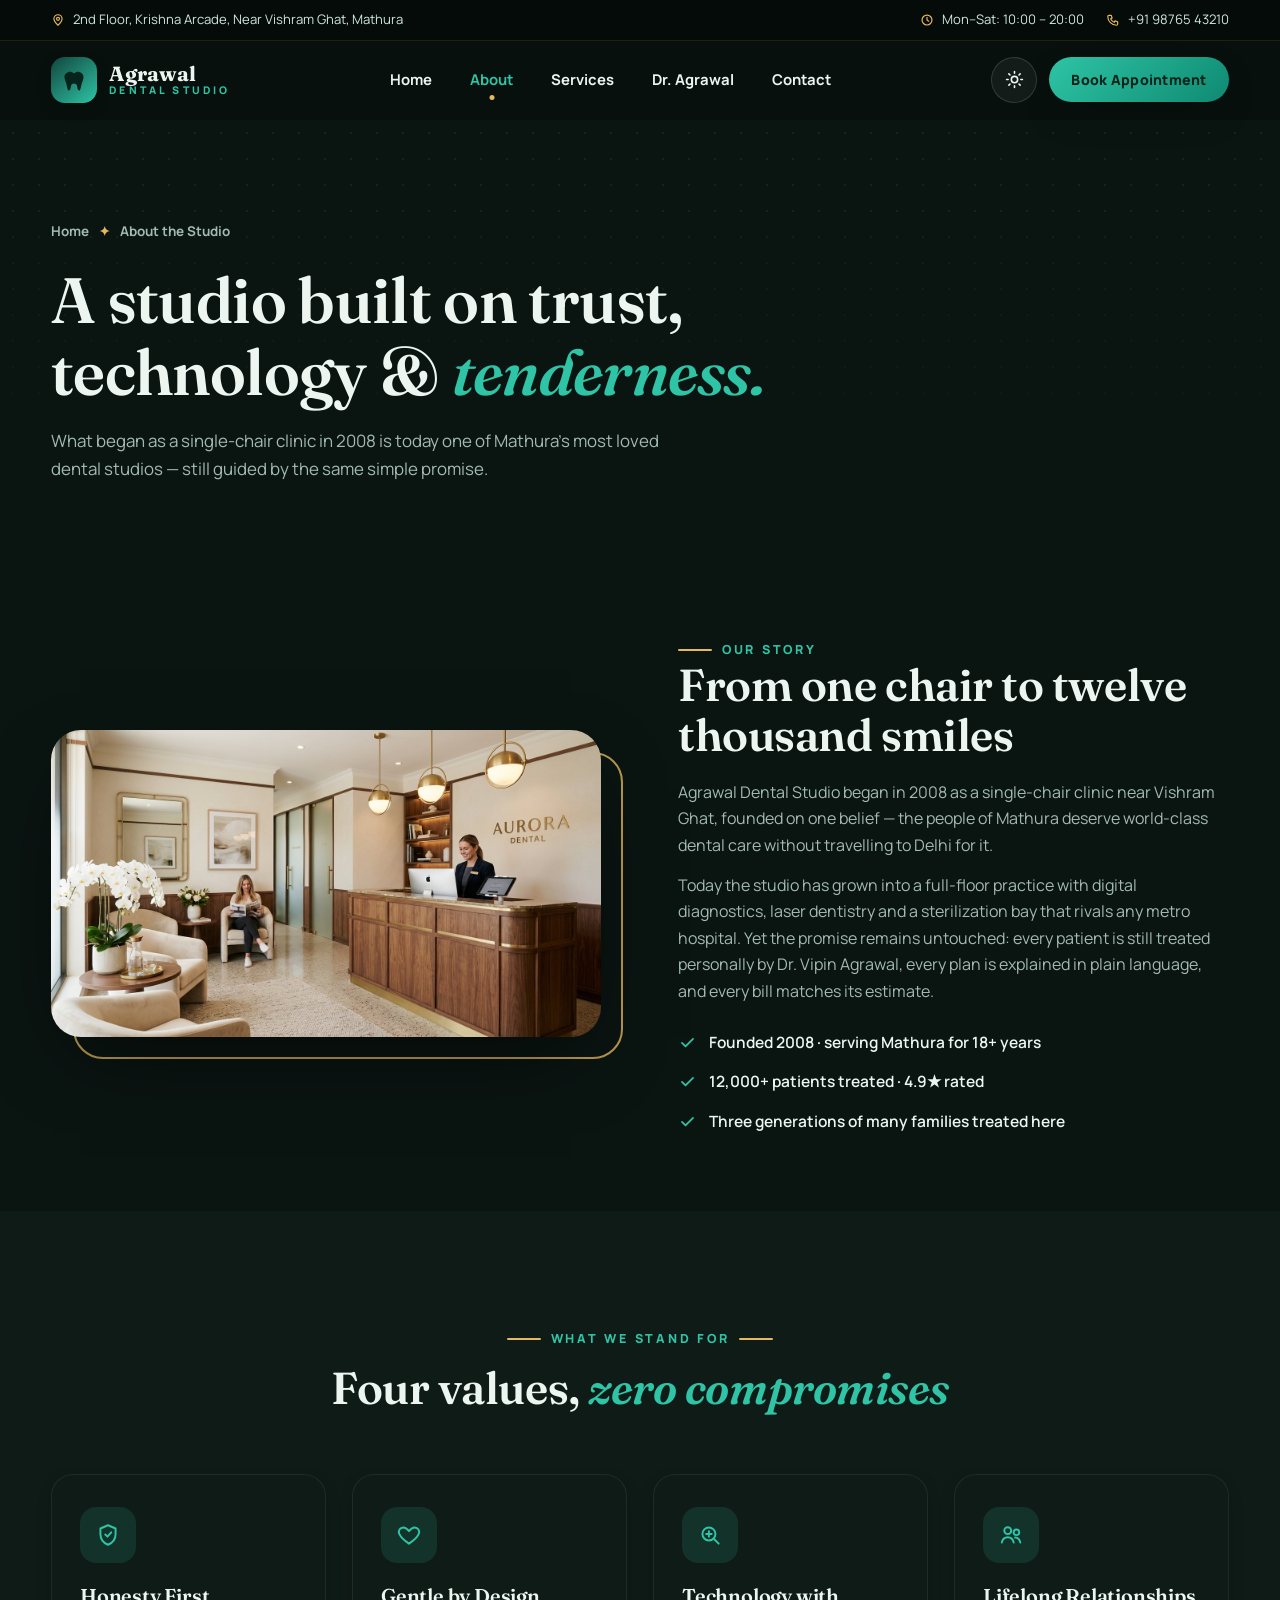
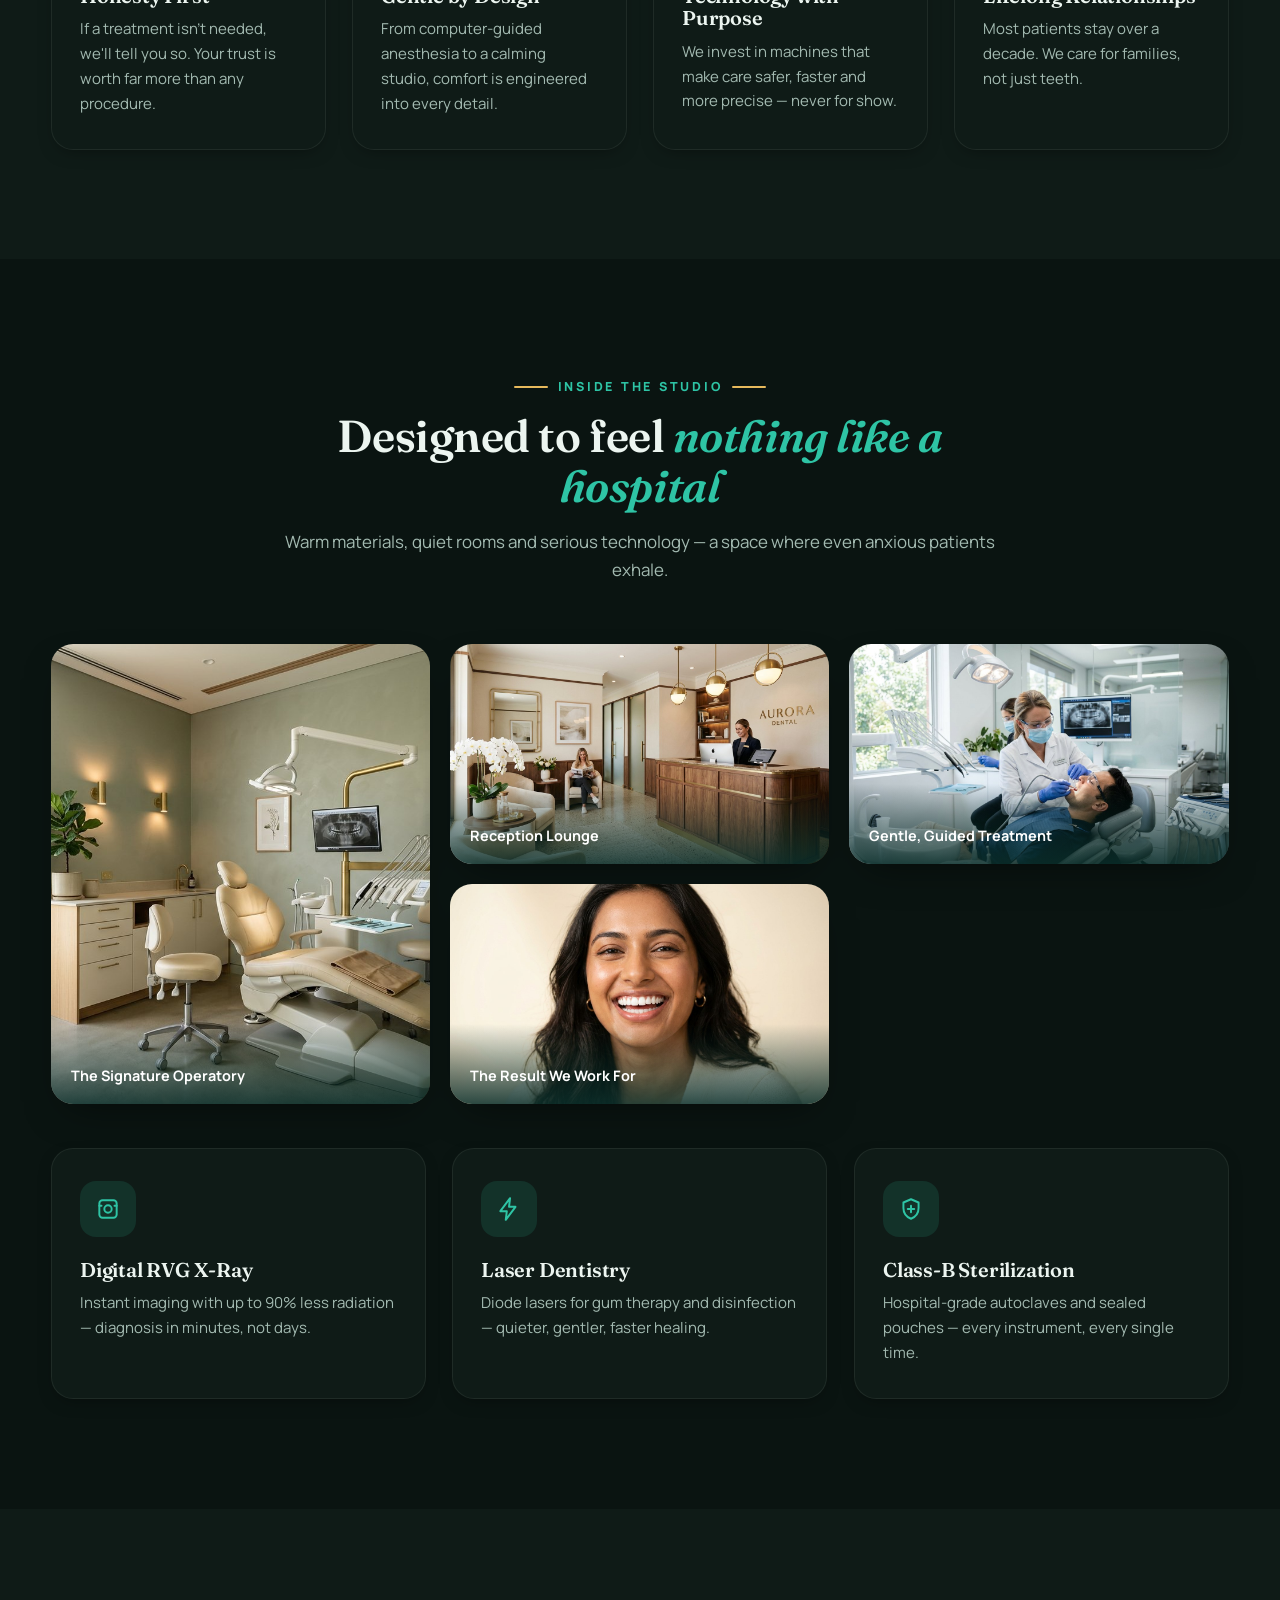
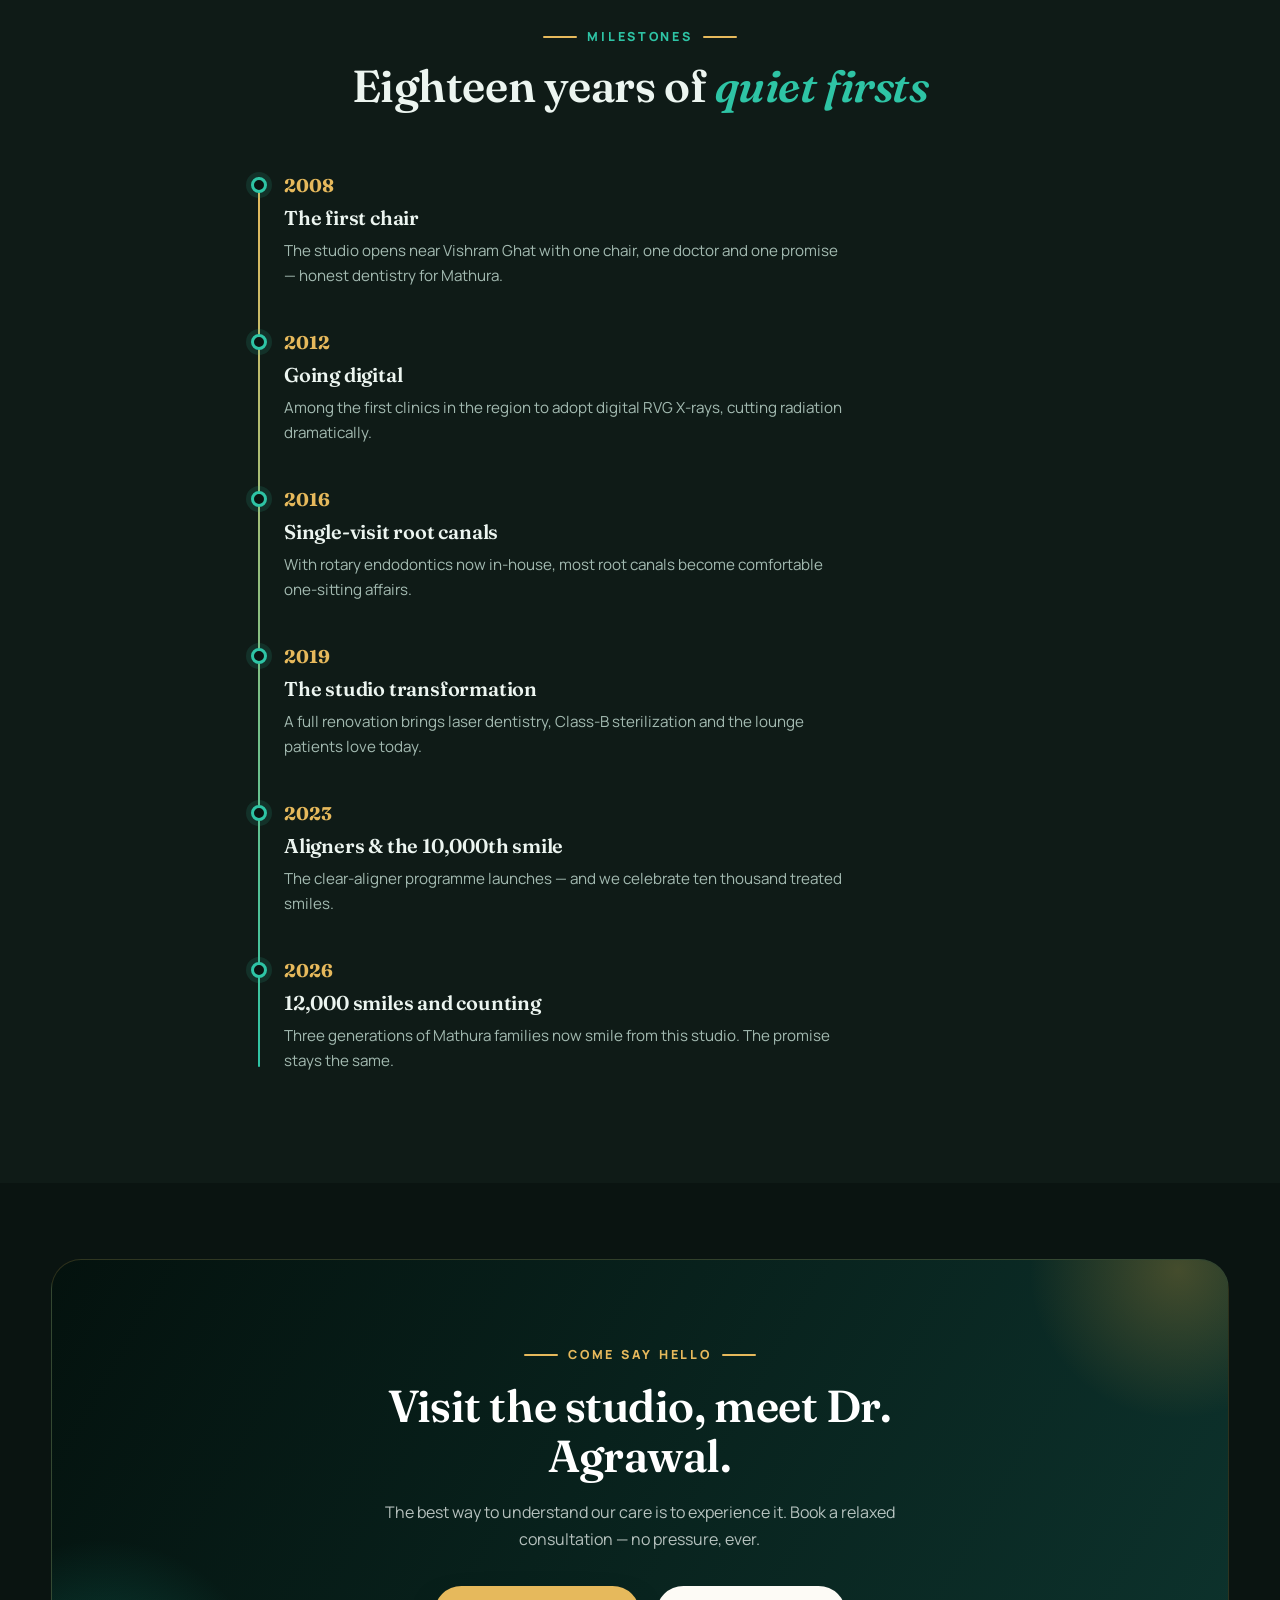
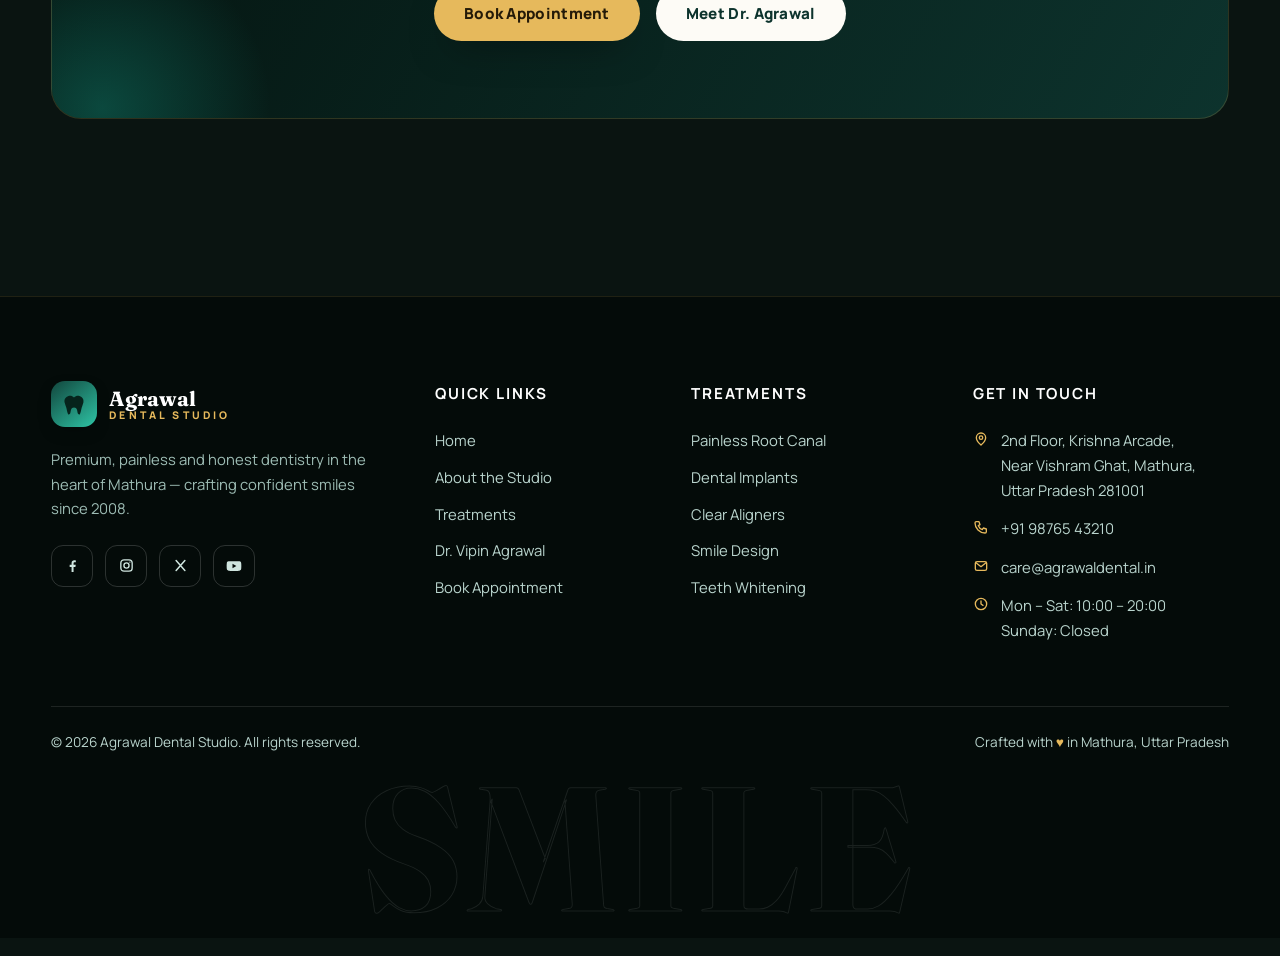
<file: about.html>
<!DOCTYPE html>
<html lang="en">
<head>
<meta charset="UTF-8">
<meta name="viewport" content="width=device-width, initial-scale=1.0">
<title>About Us — Agrawal Dental Studio, Mathura</title>
<meta name="description" content="The story, values and facilities behind Agrawal Dental Studio — Mathura's trusted dental studio since 2008.">
<link rel="icon" href="data:image/svg+xml,%3Csvg xmlns='http://www.w3.org/2000/svg' viewBox='0 0 24 24'%3E%3Cpath fill='%230f3f3a' d='M12 5.5c-1.5-1.5-3.5-2-5.5-1.5C3.5 4.8 2 7.6 2.6 10.4c.4 1.9 1.3 3.6 1.8 5.5.5 2 .7 4.1 1.6 6 .3.7 1.2.8 1.7.2 1-1.3.8-3.2 1.4-4.7.4-1.1 1.3-1.9 2.9-1.9s2.5.8 2.9 1.9c.6 1.5.4 3.4 1.4 4.7.5.6 1.4.5 1.7-.2.9-1.9 1.1-4 1.6-6 .5-1.9 1.4-3.6 1.8-5.5.6-2.8-.9-5.6-3.9-6.4-2-.5-4 0-5.5 1.5z'/%3E%3C/svg%3E">
<link rel="preconnect" href="https://fonts.googleapis.com">
<link rel="preconnect" href="https://fonts.gstatic.com" crossorigin>
<link href="https://fonts.googleapis.com/css2?family=Fraunces:opsz,wght@9..144,500;9..144,600;9..144,700&family=Manrope:wght@400;500;600;700;800&display=swap" rel="stylesheet">
<link rel="stylesheet" href="assets/css/style.css?v=2">
<script>(function(){var t=null;try{t=new URLSearchParams(location.search).get("theme");}catch(e){}if(t==="dark"||t==="light"){try{localStorage.setItem("ads-theme",t);}catch(e){}}else{try{t=localStorage.getItem("ads-theme")||"dark";}catch(e){t="dark";}}document.documentElement.setAttribute("data-theme",t);})();</script>
</head>
<body>

<div class="topbar">
  <div class="container topbar-inner">
    <span class="topbar-item">
      <svg width="14" height="14" viewBox="0 0 24 24" fill="none" stroke="currentColor" stroke-width="2" stroke-linecap="round" stroke-linejoin="round"><path d="M12 21s7-6.1 7-11a7 7 0 1 0-14 0c0 4.9 7 11 7 11z"/><circle cx="12" cy="10" r="2.6"/></svg>
      2nd Floor, Krishna Arcade, Near Vishram Ghat, Mathura
    </span>
    <div class="topbar-right">
      <span class="topbar-item hide-m">
        <svg width="14" height="14" viewBox="0 0 24 24" fill="none" stroke="currentColor" stroke-width="2" stroke-linecap="round" stroke-linejoin="round"><circle cx="12" cy="12" r="8.5"/><path d="M12 7.5V12l3 2"/></svg>
        Mon–Sat: 10:00 – 20:00
      </span>
      <a class="topbar-item" href="tel:+919876543210">
        <svg width="14" height="14" viewBox="0 0 24 24" fill="none" stroke="currentColor" stroke-width="2" stroke-linecap="round" stroke-linejoin="round"><path d="M5 4h4l1.5 4.5L8 10c1 2.5 3.5 5 6 6l1.5-2.5L20 15v4c0 1-1 2-2 2C10 21 3 14 3 6c0-1 1-2 2-2z"/></svg>
        +91 98765 43210
      </a>
    </div>
  </div>
</div>

<header class="site-header" id="siteHeader">
  <div class="container header-inner">
    <a href="index.html" class="brand">
      <span class="brand-mark"><svg width="24" height="24" viewBox="0 0 24 24" fill="currentColor"><path d="M12 5.5c-1.5-1.5-3.5-2-5.5-1.5C3.5 4.8 2 7.6 2.6 10.4c.4 1.9 1.3 3.6 1.8 5.5.5 2 .7 4.1 1.6 6 .3.7 1.2.8 1.7.2 1-1.3.8-3.2 1.4-4.7.4-1.1 1.3-1.9 2.9-1.9s2.5.8 2.9 1.9c.6 1.5.4 3.4 1.4 4.7.5.6 1.4.5 1.7-.2.9-1.9 1.1-4 1.6-6 .5-1.9 1.4-3.6 1.8-5.5.6-2.8-.9-5.6-3.9-6.4-2-.5-4 0-5.5 1.5z"/></svg></span>
      <span class="brand-name">Agrawal<small>Dental Studio</small></span>
    </a>
    <nav class="nav" id="siteNav">
      <a href="index.html">Home</a>
      <a href="about.html" class="active">About</a>
      <a href="services.html">Services</a>
      <a href="doctor.html">Dr. Agrawal</a>
      <a href="contact.html">Contact</a>
      <a href="contact.html" class="btn btn-primary nav-cta">Book Appointment</a>
    </nav>
    <div class="header-cta">
      <button class="theme-toggle" id="themeToggle" aria-label="Switch between light and dark theme" aria-pressed="false">
        <svg class="icon-moon" width="19" height="19" viewBox="0 0 24 24" fill="none" stroke="currentColor" stroke-width="2" stroke-linecap="round" stroke-linejoin="round"><path d="M21 12.8A9 9 0 1 1 11.2 3a7 7 0 0 0 9.8 9.8z"/></svg>
        <svg class="icon-sun" width="19" height="19" viewBox="0 0 24 24" fill="none" stroke="currentColor" stroke-width="2" stroke-linecap="round" stroke-linejoin="round"><circle cx="12" cy="12" r="4"/><path d="M12 2v2M12 20v2M4.9 4.9l1.4 1.4M17.7 17.7l1.4 1.4M2 12h2M20 12h2M4.9 19.1l1.4-1.4M17.7 6.3l1.4-1.4"/></svg>
      </button>
      <a href="contact.html" class="btn btn-primary btn-sm">Book Appointment</a>
      <button class="nav-toggle" id="navToggle" aria-label="Toggle menu" aria-expanded="false">
        <svg width="22" height="22" viewBox="0 0 24 24" fill="none" stroke="currentColor" stroke-width="2" stroke-linecap="round"><path d="M4 7h16M4 12h16M4 17h16"/></svg>
      </button>
    </div>
  </div>
</header>

<main>
  <!-- Page head -->
  <section class="page-head">
    <div class="container">
      <div class="crumbs" data-reveal><a href="index.html">Home</a> <i>✦</i> <span>About the Studio</span></div>
      <h1 data-reveal data-delay="60">A studio built on trust, technology &amp; <em>tenderness.</em></h1>
      <p class="lead" data-reveal data-delay="140">What began as a single-chair clinic in 2008 is today one of Mathura's most loved dental studios — still guided by the same simple promise.</p>
    </div>
  </section>

  <!-- Story -->
  <section class="section-tight">
    <div class="container split">
      <div class="media" data-reveal>
        <img src="assets/img/reception.jpg" alt="The warm reception lounge of Agrawal Dental Studio">
        <div class="accent-frame"></div>
      </div>
      <div>
        <span class="eyebrow" data-reveal>Our Story</span>
        <h2 data-reveal data-delay="60">From one chair to twelve thousand smiles</h2>
        <p style="margin-top:18px" data-reveal data-delay="120">Agrawal Dental Studio began in 2008 as a single-chair clinic near Vishram Ghat, founded on one belief — the people of Mathura deserve world-class dental care without travelling to Delhi for it.</p>
        <p style="margin-top:14px" data-reveal data-delay="180">Today the studio has grown into a full-floor practice with digital diagnostics, laser dentistry and a sterilization bay that rivals any metro hospital. Yet the promise remains untouched: every patient is still treated personally by Dr. Vipin Agrawal, every plan is explained in plain language, and every bill matches its estimate.</p>
        <ul class="checklist">
          <li data-reveal data-delay="220"><svg width="19" height="19" viewBox="0 0 24 24" fill="none" stroke="currentColor" stroke-width="2.2" stroke-linecap="round" stroke-linejoin="round"><path d="M5 12.5l4.5 4.5L19 7.5"/></svg>Founded 2008 · serving Mathura for 18+ years</li>
          <li data-reveal data-delay="260"><svg width="19" height="19" viewBox="0 0 24 24" fill="none" stroke="currentColor" stroke-width="2.2" stroke-linecap="round" stroke-linejoin="round"><path d="M5 12.5l4.5 4.5L19 7.5"/></svg>12,000+ patients treated · 4.9★ rated</li>
          <li data-reveal data-delay="300"><svg width="19" height="19" viewBox="0 0 24 24" fill="none" stroke="currentColor" stroke-width="2.2" stroke-linecap="round" stroke-linejoin="round"><path d="M5 12.5l4.5 4.5L19 7.5"/></svg>Three generations of many families treated here</li>
        </ul>
      </div>
    </div>
  </section>

  <!-- Values -->
  <section class="section" style="background:var(--paper)">
    <div class="container">
      <div class="sec-head centered" data-reveal>
        <span class="eyebrow centered">What We Stand For</span>
        <h2>Four values, <em>zero compromises</em></h2>
      </div>
      <div class="grid cols-4">
        <article class="card values-card" data-reveal>
          <div class="icon"><svg width="26" height="26" viewBox="0 0 24 24" fill="none" stroke="currentColor" stroke-width="1.8" stroke-linecap="round" stroke-linejoin="round"><path d="M12 3l7 3v5c0 5-3.2 8.4-7 10-3.8-1.6-7-5-7-10V6z"/><path d="M9.5 11.5l2 2 3.5-4"/></svg></div>
          <h3>Honesty First</h3>
          <p>If a treatment isn't needed, we'll tell you so. Your trust is worth far more than any procedure.</p>
        </article>
        <article class="card values-card" data-reveal data-delay="80">
          <div class="icon"><svg width="26" height="26" viewBox="0 0 24 24" fill="none" stroke="currentColor" stroke-width="1.8" stroke-linecap="round" stroke-linejoin="round"><path d="M12 20s-7-4.6-9-9c-1.2-2.7.6-6 3.8-6 2 0 3.4 1.2 5.2 3.4C13.8 6.2 15.2 5 17.2 5c3.2 0 5 3.3 3.8 6-2 4.4-9 9-9 9z"/></svg></div>
          <h3>Gentle by Design</h3>
          <p>From computer-guided anesthesia to a calming studio, comfort is engineered into every detail.</p>
        </article>
        <article class="card values-card" data-reveal data-delay="160">
          <div class="icon"><svg width="26" height="26" viewBox="0 0 24 24" fill="none" stroke="currentColor" stroke-width="1.8" stroke-linecap="round" stroke-linejoin="round"><circle cx="11" cy="11" r="6"/><path d="M15.5 15.5L20 20"/><path d="M11 8.5v5M8.5 11h5"/></svg></div>
          <h3>Technology with Purpose</h3>
          <p>We invest in machines that make care safer, faster and more precise — never for show.</p>
        </article>
        <article class="card values-card" data-reveal data-delay="240">
          <div class="icon"><svg width="26" height="26" viewBox="0 0 24 24" fill="none" stroke="currentColor" stroke-width="1.8" stroke-linecap="round" stroke-linejoin="round"><circle cx="9" cy="8" r="3.2"/><path d="M3.5 19c.6-3.2 2.8-5 5.5-5s4.9 1.8 5.5 5"/><circle cx="17" cy="9.5" r="2.6"/><path d="M15.8 14.3c2.6.2 4.3 1.9 4.8 4.7"/></svg></div>
          <h3>Lifelong Relationships</h3>
          <p>Most patients stay over a decade. We care for families, not just teeth.</p>
        </article>
      </div>
    </div>
  </section>

  <!-- Facility gallery -->
  <section class="section">
    <div class="container">
      <div class="sec-head centered" data-reveal>
        <span class="eyebrow centered">Inside the Studio</span>
        <h2>Designed to feel <em>nothing like a hospital</em></h2>
        <p class="lead">Warm materials, quiet rooms and serious technology — a space where even anxious patients exhale.</p>
      </div>
      <div class="gallery" data-reveal>
        <figure class="tall"><img src="assets/img/clinic.jpg" alt="Premium operatory room"><figcaption>The Signature Operatory</figcaption></figure>
        <figure><img src="assets/img/reception.jpg" alt="Reception lounge"><figcaption>Reception Lounge</figcaption></figure>
        <figure><img src="assets/img/treatment.jpg" alt="Treatment in progress"><figcaption>Gentle, Guided Treatment</figcaption></figure>
        <figure><img src="assets/img/smile.jpg" alt="A transformed smile"><figcaption>The Result We Work For</figcaption></figure>
      </div>
      <div class="grid cols-3" style="margin-top:44px">
        <div class="card" data-reveal><div class="icon"><svg width="26" height="26" viewBox="0 0 24 24" fill="none" stroke="currentColor" stroke-width="1.8" stroke-linecap="round" stroke-linejoin="round"><rect x="4" y="4" width="16" height="16" rx="3"/><circle cx="12" cy="12" r="3.4"/><path d="M4 9h2M18 9h2"/></svg></div><h3>Digital RVG X-Ray</h3><p>Instant imaging with up to 90% less radiation — diagnosis in minutes, not days.</p></div>
        <div class="card" data-reveal data-delay="80"><div class="icon"><svg width="26" height="26" viewBox="0 0 24 24" fill="none" stroke="currentColor" stroke-width="1.8" stroke-linecap="round" stroke-linejoin="round"><path d="M13 2L4 14h6l-1 8 9-12h-6z"/></svg></div><h3>Laser Dentistry</h3><p>Diode lasers for gum therapy and disinfection — quieter, gentler, faster healing.</p></div>
        <div class="card" data-reveal data-delay="160"><div class="icon"><svg width="26" height="26" viewBox="0 0 24 24" fill="none" stroke="currentColor" stroke-width="1.8" stroke-linecap="round" stroke-linejoin="round"><path d="M12 3l7 3v5c0 5-3.2 8.4-7 10-3.8-1.6-7-5-7-10V6z"/><path d="M9 12h6M12 9v6"/></svg></div><h3>Class-B Sterilization</h3><p>Hospital-grade autoclaves and sealed pouches — every instrument, every single time.</p></div>
      </div>
    </div>
  </section>

  <!-- Timeline -->
  <section class="section" style="background:var(--paper)">
    <div class="container">
      <div class="sec-head centered" data-reveal>
        <span class="eyebrow centered">Milestones</span>
        <h2>Eighteen years of <em>quiet firsts</em></h2>
      </div>
      <div class="timeline">
        <div class="tl-item" data-reveal><span class="year">2008</span><h3>The first chair</h3><p>The studio opens near Vishram Ghat with one chair, one doctor and one promise — honest dentistry for Mathura.</p></div>
        <div class="tl-item" data-reveal><span class="year">2012</span><h3>Going digital</h3><p>Among the first clinics in the region to adopt digital RVG X-rays, cutting radiation dramatically.</p></div>
        <div class="tl-item" data-reveal><span class="year">2016</span><h3>Single-visit root canals</h3><p>With rotary endodontics now in-house, most root canals become comfortable one-sitting affairs.</p></div>
        <div class="tl-item" data-reveal><span class="year">2019</span><h3>The studio transformation</h3><p>A full renovation brings laser dentistry, Class-B sterilization and the lounge patients love today.</p></div>
        <div class="tl-item" data-reveal><span class="year">2023</span><h3>Aligners &amp; the 10,000th smile</h3><p>The clear-aligner programme launches — and we celebrate ten thousand treated smiles.</p></div>
        <div class="tl-item" data-reveal><span class="year">2026</span><h3>12,000 smiles and counting</h3><p>Three generations of Mathura families now smile from this studio. The promise stays the same.</p></div>
      </div>
    </div>
  </section>

  <!-- CTA -->
  <section class="section-tight">
    <div class="container">
      <div class="cta-band" data-reveal>
        <span class="eyebrow centered" style="color:var(--gold)">Come Say Hello</span>
        <h2>Visit the studio, meet Dr. Agrawal.</h2>
        <p>The best way to understand our care is to experience it. Book a relaxed consultation — no pressure, ever.</p>
        <div class="cta-actions">
          <a href="contact.html" class="btn btn-gold">Book Appointment</a>
          <a href="doctor.html" class="btn btn-light">Meet Dr. Agrawal</a>
        </div>
      </div>
    </div>
  </section>
</main>

<footer class="footer">
  <div class="container">
    <div class="footer-top">
      <div>
        <a href="index.html" class="brand" style="margin-bottom:20px">
          <span class="brand-mark"><svg width="24" height="24" viewBox="0 0 24 24" fill="currentColor"><path d="M12 5.5c-1.5-1.5-3.5-2-5.5-1.5C3.5 4.8 2 7.6 2.6 10.4c.4 1.9 1.3 3.6 1.8 5.5.5 2 .7 4.1 1.6 6 .3.7 1.2.8 1.7.2 1-1.3.8-3.2 1.4-4.7.4-1.1 1.3-1.9 2.9-1.9s2.5.8 2.9 1.9c.6 1.5.4 3.4 1.4 4.7.5.6 1.4.5 1.7-.2.9-1.9 1.1-4 1.6-6 .5-1.9 1.4-3.6 1.8-5.5.6-2.8-.9-5.6-3.9-6.4-2-.5-4 0-5.5 1.5z"/></svg></span>
          <span class="brand-name">Agrawal<small style="color:var(--gold)">Dental Studio</small></span>
        </a>
        <p>Premium, painless and honest dentistry in the heart of Mathura — crafting confident smiles since 2008.</p>
        <div class="socials">
          <a href="#" aria-label="Facebook"><svg width="17" height="17" viewBox="0 0 24 24" fill="currentColor"><path d="M13.5 21v-7h2.6l.5-3h-3.1V9.1c0-.9.3-1.6 1.7-1.6h1.5V4.8c-.3 0-1.2-.1-2.2-.1-2.2 0-3.8 1.4-3.8 3.9V11H8v3h2.7v7h2.8z"/></svg></a>
          <a href="#" aria-label="Instagram"><svg width="17" height="17" viewBox="0 0 24 24" fill="none" stroke="currentColor" stroke-width="1.9"><rect x="4" y="4" width="16" height="16" rx="4.5"/><circle cx="12" cy="12" r="3.6"/><circle cx="16.8" cy="7.2" r="1" fill="currentColor" stroke="none"/></svg></a>
          <a href="#" aria-label="X"><svg width="15" height="15" viewBox="0 0 24 24" fill="none" stroke="currentColor" stroke-width="2.4" stroke-linecap="round"><path d="M5 4l14 16M19 4L5 20"/></svg></a>
          <a href="#" aria-label="YouTube"><svg width="18" height="18" viewBox="0 0 24 24" fill="currentColor"><path d="M21.6 8.2c-.2-1.4-.9-2.2-2.3-2.4C17.2 5.5 12 5.5 12 5.5s-5.2 0-7.3.3C3.3 6 2.6 6.8 2.4 8.2 2.2 9.7 2.2 12 2.2 12s0 2.3.2 3.8c.2 1.4.9 2.2 2.3 2.4 2.1.3 7.3.3 7.3.3s5.2 0 7.3-.3c1.4-.2 2.1-1 2.3-2.4.2-1.5.2-3.8.2-3.8s0-2.3-.2-3.8zM10 15V9l5.2 3L10 15z"/></svg></a>
        </div>
      </div>
      <div>
        <h4>Quick Links</h4>
        <div class="footer-links">
          <a href="index.html">Home</a>
          <a href="about.html">About the Studio</a>
          <a href="services.html">Treatments</a>
          <a href="doctor.html">Dr. Vipin Agrawal</a>
          <a href="contact.html">Book Appointment</a>
        </div>
      </div>
      <div>
        <h4>Treatments</h4>
        <div class="footer-links">
          <a href="services.html">Painless Root Canal</a>
          <a href="services.html">Dental Implants</a>
          <a href="services.html">Clear Aligners</a>
          <a href="services.html">Smile Design</a>
          <a href="services.html">Teeth Whitening</a>
        </div>
      </div>
      <div>
        <h4>Get in Touch</h4>
        <div class="contact-line"><svg width="16" height="16" viewBox="0 0 24 24" fill="none" stroke="currentColor" stroke-width="2" stroke-linecap="round" stroke-linejoin="round"><path d="M12 21s7-6.1 7-11a7 7 0 1 0-14 0c0 4.9 7 11 7 11z"/><circle cx="12" cy="10" r="2.6"/></svg><span>2nd Floor, Krishna Arcade,<br>Near Vishram Ghat, Mathura,<br>Uttar Pradesh 281001</span></div>
        <div class="contact-line"><svg width="16" height="16" viewBox="0 0 24 24" fill="none" stroke="currentColor" stroke-width="2" stroke-linecap="round" stroke-linejoin="round"><path d="M5 4h4l1.5 4.5L8 10c1 2.5 3.5 5 6 6l1.5-2.5L20 15v4c0 1-1 2-2 2C10 21 3 14 3 6c0-1 1-2 2-2z"/></svg><a href="tel:+919876543210">+91 98765 43210</a></div>
        <div class="contact-line"><svg width="16" height="16" viewBox="0 0 24 24" fill="none" stroke="currentColor" stroke-width="2" stroke-linecap="round" stroke-linejoin="round"><rect x="3.5" y="5.5" width="17" height="13" rx="2.5"/><path d="M4.5 7l7.5 6 7.5-6"/></svg><a href="mailto:care@agrawaldental.in">care@agrawaldental.in</a></div>
        <div class="contact-line"><svg width="16" height="16" viewBox="0 0 24 24" fill="none" stroke="currentColor" stroke-width="2" stroke-linecap="round" stroke-linejoin="round"><circle cx="12" cy="12" r="8.5"/><path d="M12 7.5V12l3 2"/></svg><span>Mon – Sat: 10:00 – 20:00<br>Sunday: Closed</span></div>
      </div>
    </div>
    <div class="footer-bottom">
      <span>© <span id="year">2026</span> Agrawal Dental Studio. All rights reserved.</span>
      <span>Crafted with <span style="color:var(--gold)">♥</span> in Mathura, Uttar Pradesh</span>
    </div>
  </div>
  <div class="footer-ghost">SMILE</div>
</footer>

<button class="to-top" id="toTop" aria-label="Back to top">
  <svg width="20" height="20" viewBox="0 0 24 24" fill="none" stroke="currentColor" stroke-width="2.2" stroke-linecap="round" stroke-linejoin="round"><path d="M12 19V5M6 11l6-6 6 6"/></svg>
</button>

<script src="assets/js/main.js?v=2"></script>
</body>
</html>
</file>
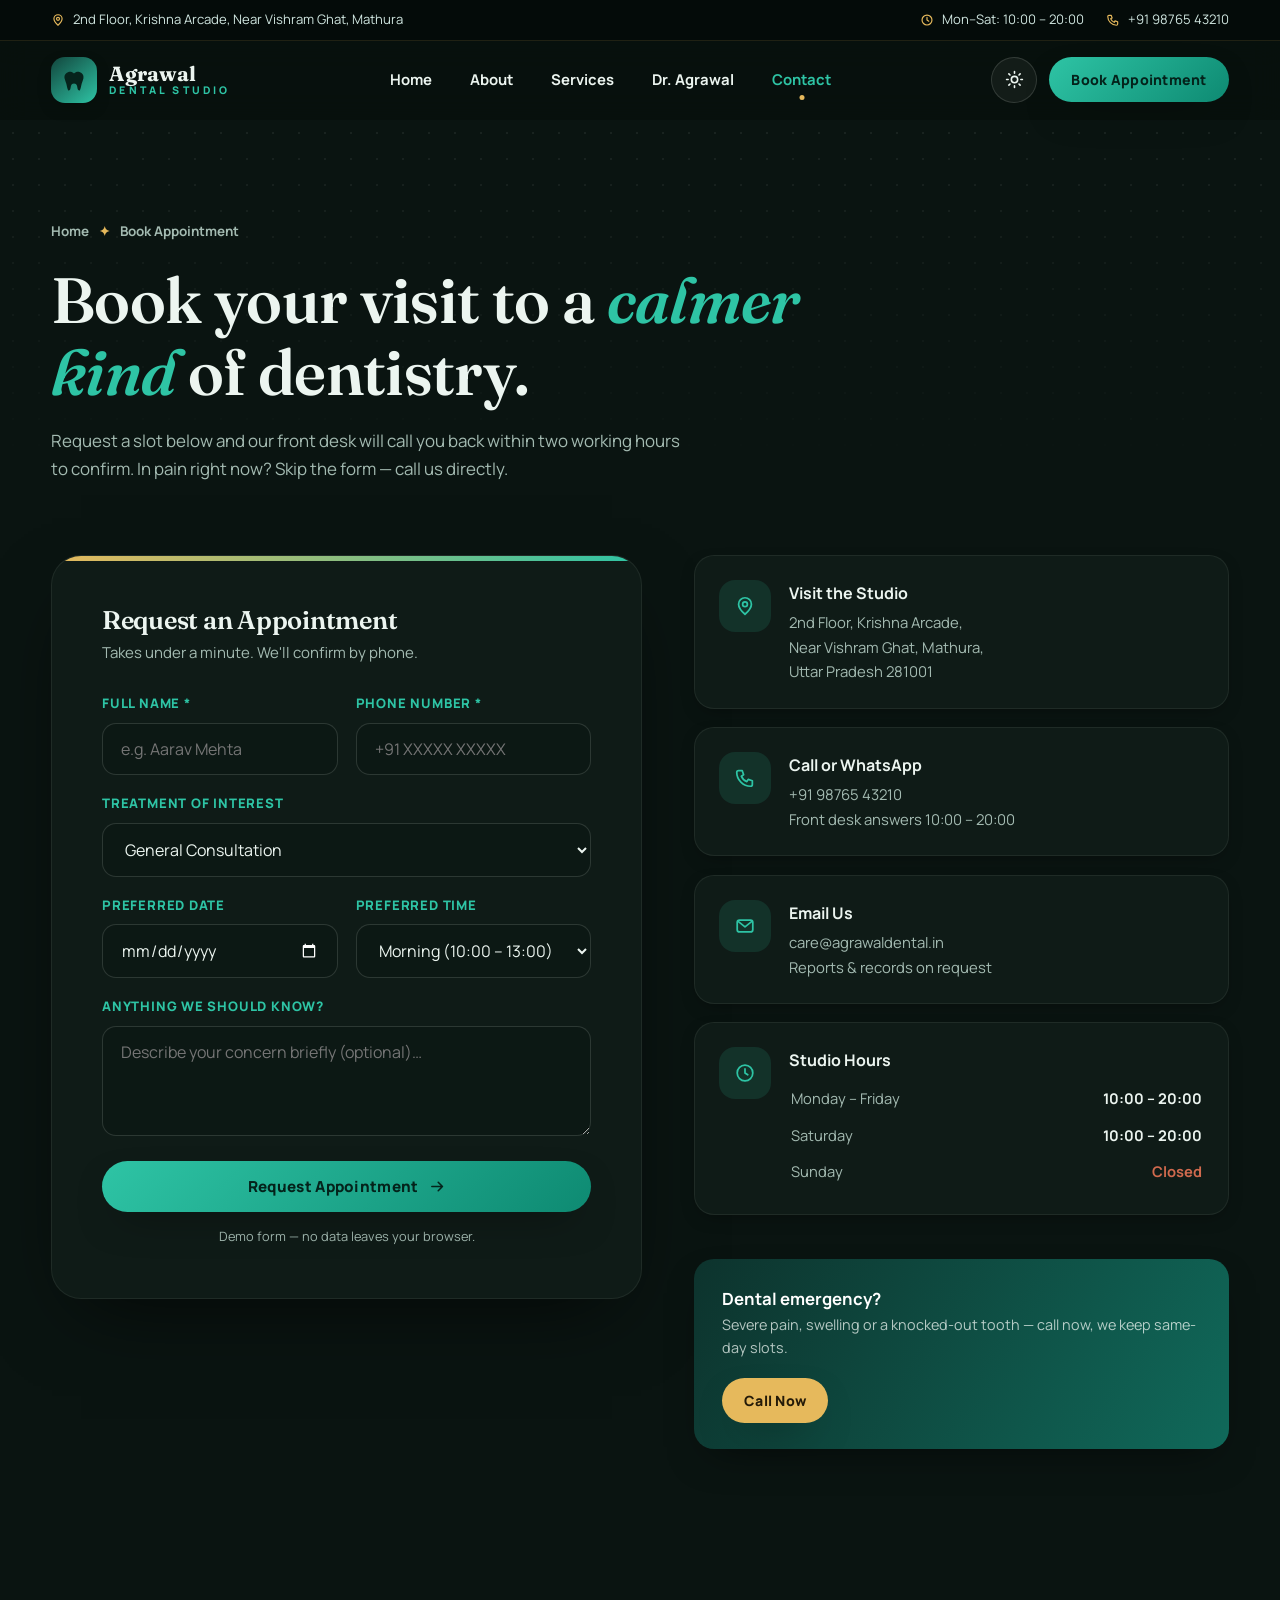
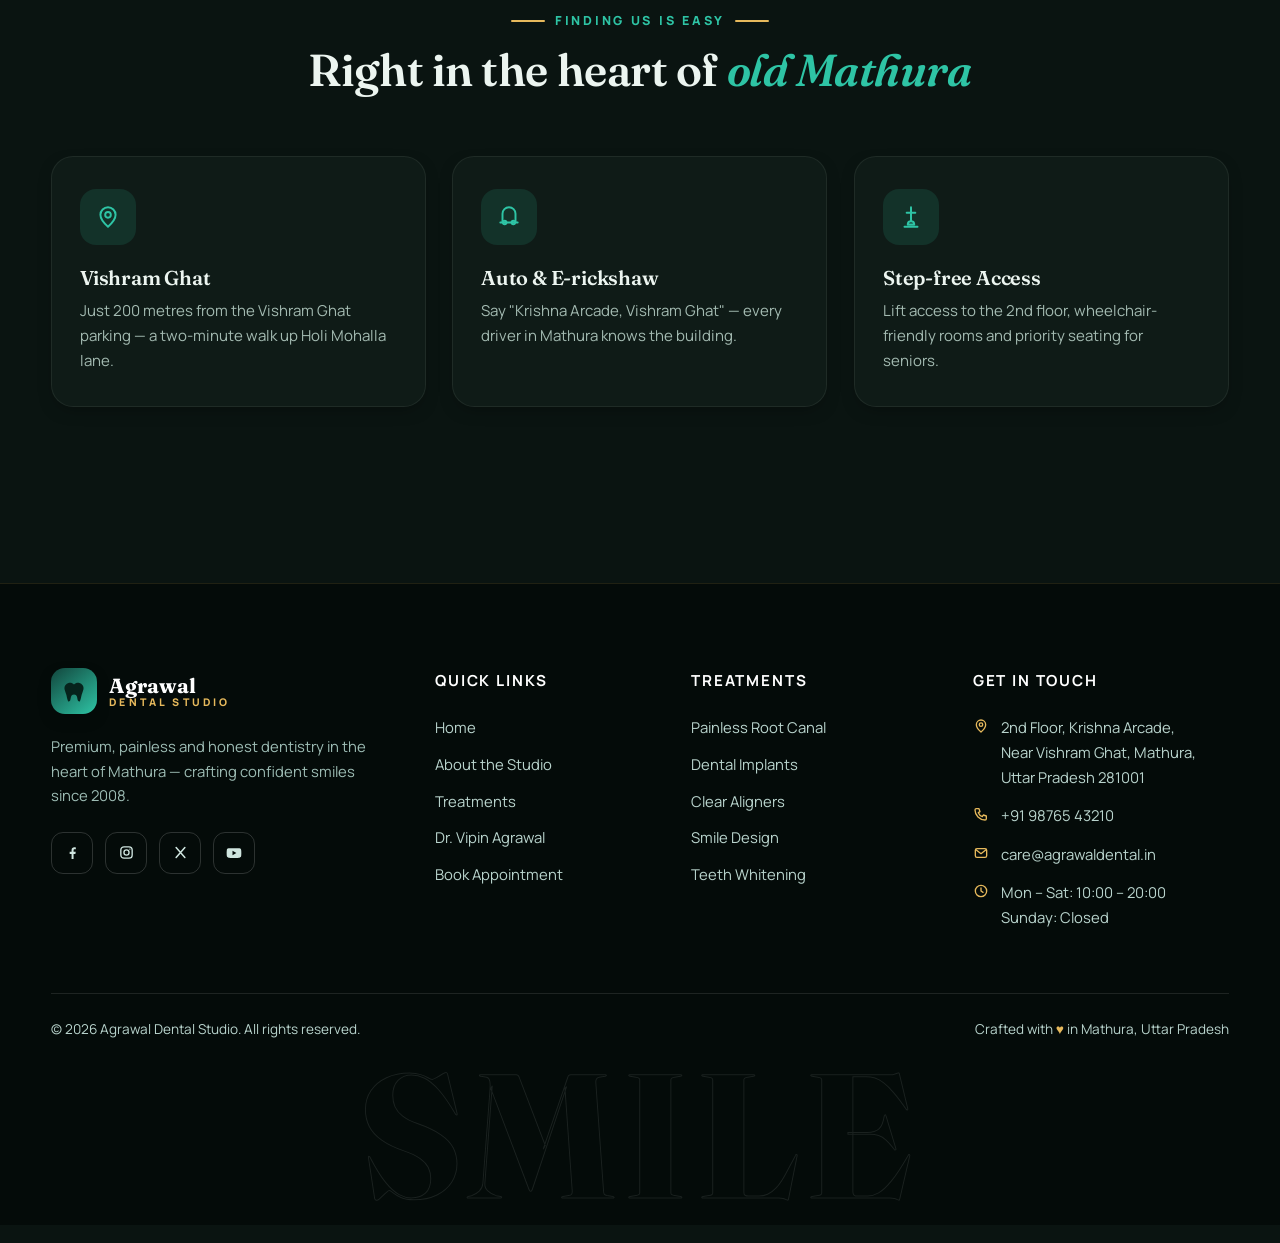
<file: contact.html>
<!DOCTYPE html>
<html lang="en">
<head>
<meta charset="UTF-8">
<meta name="viewport" content="width=device-width, initial-scale=1.0">
<title>Book Appointment — Agrawal Dental Studio, Mathura</title>
<meta name="description" content="Book your visit to Agrawal Dental Studio, Mathura. Call +91 98765 43210 or request an appointment online — we confirm within 2 hours.">
<link rel="icon" href="data:image/svg+xml,%3Csvg xmlns='http://www.w3.org/2000/svg' viewBox='0 0 24 24'%3E%3Cpath fill='%230f3f3a' d='M12 5.5c-1.5-1.5-3.5-2-5.5-1.5C3.5 4.8 2 7.6 2.6 10.4c.4 1.9 1.3 3.6 1.8 5.5.5 2 .7 4.1 1.6 6 .3.7 1.2.8 1.7.2 1-1.3.8-3.2 1.4-4.7.4-1.1 1.3-1.9 2.9-1.9s2.5.8 2.9 1.9c.6 1.5.4 3.4 1.4 4.7.5.6 1.4.5 1.7-.2.9-1.9 1.1-4 1.6-6 .5-1.9 1.4-3.6 1.8-5.5.6-2.8-.9-5.6-3.9-6.4-2-.5-4 0-5.5 1.5z'/%3E%3C/svg%3E">
<link rel="preconnect" href="https://fonts.googleapis.com">
<link rel="preconnect" href="https://fonts.gstatic.com" crossorigin>
<link href="https://fonts.googleapis.com/css2?family=Fraunces:opsz,wght@9..144,500;9..144,600;9..144,700&family=Manrope:wght@400;500;600;700;800&display=swap" rel="stylesheet">
<link rel="stylesheet" href="assets/css/style.css?v=2">
<script>(function(){var t=null;try{t=new URLSearchParams(location.search).get("theme");}catch(e){}if(t==="dark"||t==="light"){try{localStorage.setItem("ads-theme",t);}catch(e){}}else{try{t=localStorage.getItem("ads-theme")||"dark";}catch(e){t="dark";}}document.documentElement.setAttribute("data-theme",t);})();</script>
</head>
<body>

<div class="topbar">
  <div class="container topbar-inner">
    <span class="topbar-item">
      <svg width="14" height="14" viewBox="0 0 24 24" fill="none" stroke="currentColor" stroke-width="2" stroke-linecap="round" stroke-linejoin="round"><path d="M12 21s7-6.1 7-11a7 7 0 1 0-14 0c0 4.9 7 11 7 11z"/><circle cx="12" cy="10" r="2.6"/></svg>
      2nd Floor, Krishna Arcade, Near Vishram Ghat, Mathura
    </span>
    <div class="topbar-right">
      <span class="topbar-item hide-m">
        <svg width="14" height="14" viewBox="0 0 24 24" fill="none" stroke="currentColor" stroke-width="2" stroke-linecap="round" stroke-linejoin="round"><circle cx="12" cy="12" r="8.5"/><path d="M12 7.5V12l3 2"/></svg>
        Mon–Sat: 10:00 – 20:00
      </span>
      <a class="topbar-item" href="tel:+919876543210">
        <svg width="14" height="14" viewBox="0 0 24 24" fill="none" stroke="currentColor" stroke-width="2" stroke-linecap="round" stroke-linejoin="round"><path d="M5 4h4l1.5 4.5L8 10c1 2.5 3.5 5 6 6l1.5-2.5L20 15v4c0 1-1 2-2 2C10 21 3 14 3 6c0-1 1-2 2-2z"/></svg>
        +91 98765 43210
      </a>
    </div>
  </div>
</div>

<header class="site-header" id="siteHeader">
  <div class="container header-inner">
    <a href="index.html" class="brand">
      <span class="brand-mark"><svg width="24" height="24" viewBox="0 0 24 24" fill="currentColor"><path d="M12 5.5c-1.5-1.5-3.5-2-5.5-1.5C3.5 4.8 2 7.6 2.6 10.4c.4 1.9 1.3 3.6 1.8 5.5.5 2 .7 4.1 1.6 6 .3.7 1.2.8 1.7.2 1-1.3.8-3.2 1.4-4.7.4-1.1 1.3-1.9 2.9-1.9s2.5.8 2.9 1.9c.6 1.5.4 3.4 1.4 4.7.5.6 1.4.5 1.7-.2.9-1.9 1.1-4 1.6-6 .5-1.9 1.4-3.6 1.8-5.5.6-2.8-.9-5.6-3.9-6.4-2-.5-4 0-5.5 1.5z"/></svg></span>
      <span class="brand-name">Agrawal<small>Dental Studio</small></span>
    </a>
    <nav class="nav" id="siteNav">
      <a href="index.html">Home</a>
      <a href="about.html">About</a>
      <a href="services.html">Services</a>
      <a href="doctor.html">Dr. Agrawal</a>
      <a href="contact.html" class="active">Contact</a>
      <a href="contact.html" class="btn btn-primary nav-cta">Book Appointment</a>
    </nav>
    <div class="header-cta">
      <button class="theme-toggle" id="themeToggle" aria-label="Switch between light and dark theme" aria-pressed="false">
        <svg class="icon-moon" width="19" height="19" viewBox="0 0 24 24" fill="none" stroke="currentColor" stroke-width="2" stroke-linecap="round" stroke-linejoin="round"><path d="M21 12.8A9 9 0 1 1 11.2 3a7 7 0 0 0 9.8 9.8z"/></svg>
        <svg class="icon-sun" width="19" height="19" viewBox="0 0 24 24" fill="none" stroke="currentColor" stroke-width="2" stroke-linecap="round" stroke-linejoin="round"><circle cx="12" cy="12" r="4"/><path d="M12 2v2M12 20v2M4.9 4.9l1.4 1.4M17.7 17.7l1.4 1.4M2 12h2M20 12h2M4.9 19.1l1.4-1.4M17.7 6.3l1.4-1.4"/></svg>
      </button>
      <a href="contact.html" class="btn btn-primary btn-sm">Book Appointment</a>
      <button class="nav-toggle" id="navToggle" aria-label="Toggle menu" aria-expanded="false">
        <svg width="22" height="22" viewBox="0 0 24 24" fill="none" stroke="currentColor" stroke-width="2" stroke-linecap="round"><path d="M4 7h16M4 12h16M4 17h16"/></svg>
      </button>
    </div>
  </div>
</header>

<main>
  <!-- Page head -->
  <section class="page-head">
    <div class="container">
      <div class="crumbs" data-reveal><a href="index.html">Home</a> <i>✦</i> <span>Book Appointment</span></div>
      <h1 data-reveal data-delay="60">Book your visit to a <em>calmer kind</em> of dentistry.</h1>
      <p class="lead" data-reveal data-delay="140">Request a slot below and our front desk will call you back within two working hours to confirm. In pain right now? Skip the form — call us directly.</p>
    </div>
  </section>

  <!-- Booking + info -->
  <section class="section-tight" style="padding-top:0">
    <div class="container contact-grid">
      <!-- Form -->
      <div class="form-card" id="formCard" data-reveal>
        <form id="bookingForm" novalidate>
          <h2 style="font-size:1.6rem;margin-bottom:6px">Request an Appointment</h2>
          <p style="margin-bottom:28px;font-size:0.94rem">Takes under a minute. We'll confirm by phone.</p>
          <div class="form-grid">
            <div class="field"><label for="fName">Full Name *</label><input id="fName" name="name" type="text" placeholder="e.g. Aarav Mehta" required></div>
            <div class="field"><label for="fPhone">Phone Number *</label><input id="fPhone" name="phone" type="tel" placeholder="+91 XXXXX XXXXX" pattern="[0-9+\-() ]{8,15}" required></div>
            <div class="field full"><label for="fService">Treatment of Interest</label>
              <select id="fService" name="service">
                <option>General Consultation</option>
                <option>Painless Root Canal</option>
                <option>Dental Implants</option>
                <option>Braces / Clear Aligners</option>
                <option>Smile Design &amp; Veneers</option>
                <option>Teeth Whitening</option>
                <option>Crowns &amp; Bridges</option>
                <option>Kids' Check-up</option>
                <option>Laser Gum Care</option>
                <option>Wisdom Tooth / Extraction</option>
                <option>Not sure — need advice</option>
              </select>
            </div>
            <div class="field"><label for="fDate">Preferred Date</label><input id="fDate" name="date" type="date"></div>
            <div class="field"><label for="fTime">Preferred Time</label>
              <select id="fTime" name="time">
                <option>Morning (10:00 – 13:00)</option>
                <option>Afternoon (14:00 – 17:00)</option>
                <option>Evening (17:00 – 20:00)</option>
              </select>
            </div>
            <div class="field full"><label for="fMsg">Anything we should know?</label><textarea id="fMsg" name="message" placeholder="Describe your concern briefly (optional)…"></textarea></div>
            <div class="full">
              <button type="submit" class="btn btn-primary" style="width:100%">Request Appointment
                <svg width="17" height="17" viewBox="0 0 24 24" fill="none" stroke="currentColor" stroke-width="2.2" stroke-linecap="round" stroke-linejoin="round"><path d="M4 12h15M13 6l6 6-6 6"/></svg>
              </button>
              <p style="font-size:0.8rem;text-align:center;margin-top:14px">Demo form — no data leaves your browser.</p>
            </div>
          </div>
        </form>
        <div class="form-success">
          <div class="ok"><svg width="38" height="38" viewBox="0 0 24 24" fill="none" stroke="currentColor" stroke-width="2.4" stroke-linecap="round" stroke-linejoin="round"><path d="M5 12.5l4.5 4.5L19 7.5"/></svg></div>
          <h3>Appointment Requested!</h3>
          <p id="successMsg" style="max-width:420px;margin:0 auto">Thank you! Your appointment request has been received.</p>
          <span class="ref" id="successRef">Reference ID: —</span>
        </div>
      </div>

      <!-- Info -->
      <div class="info-stack">
        <div class="info-card" data-reveal>
          <div class="ic"><svg width="22" height="22" viewBox="0 0 24 24" fill="none" stroke="currentColor" stroke-width="1.9" stroke-linecap="round" stroke-linejoin="round"><path d="M12 21s7-6.1 7-11a7 7 0 1 0-14 0c0 4.9 7 11 7 11z"/><circle cx="12" cy="10" r="2.6"/></svg></div>
          <div><b>Visit the Studio</b><p>2nd Floor, Krishna Arcade,<br>Near Vishram Ghat, Mathura,<br>Uttar Pradesh 281001</p></div>
        </div>
        <div class="info-card" data-reveal data-delay="60">
          <div class="ic"><svg width="22" height="22" viewBox="0 0 24 24" fill="none" stroke="currentColor" stroke-width="1.9" stroke-linecap="round" stroke-linejoin="round"><path d="M5 4h4l1.5 4.5L8 10c1 2.5 3.5 5 6 6l1.5-2.5L20 15v4c0 1-1 2-2 2C10 21 3 14 3 6c0-1 1-2 2-2z"/></svg></div>
          <div><b>Call or WhatsApp</b><p><a href="tel:+919876543210">+91 98765 43210</a><br>Front desk answers 10:00 – 20:00</p></div>
        </div>
        <div class="info-card" data-reveal data-delay="120">
          <div class="ic"><svg width="22" height="22" viewBox="0 0 24 24" fill="none" stroke="currentColor" stroke-width="1.9" stroke-linecap="round" stroke-linejoin="round"><rect x="3.5" y="5.5" width="17" height="13" rx="2.5"/><path d="M4.5 7l7.5 6 7.5-6"/></svg></div>
          <div><b>Email Us</b><p><a href="mailto:care@agrawaldental.in">care@agrawaldental.in</a><br>Reports &amp; records on request</p></div>
        </div>
        <div class="info-card" data-reveal data-delay="180">
          <div class="ic"><svg width="22" height="22" viewBox="0 0 24 24" fill="none" stroke="currentColor" stroke-width="1.9" stroke-linecap="round" stroke-linejoin="round"><circle cx="12" cy="12" r="8.5"/><path d="M12 7.5V12l3 2"/></svg></div>
          <div style="flex:1"><b>Studio Hours</b>
            <table class="hours-table">
              <tr><td>Monday – Friday</td><td>10:00 – 20:00</td></tr>
              <tr><td>Saturday</td><td>10:00 – 20:00</td></tr>
              <tr class="closed"><td>Sunday</td><td>Closed</td></tr>
            </table>
          </div>
        </div>
        <div class="emergency" data-reveal data-delay="240">
          <div><b>Dental emergency?</b><p>Severe pain, swelling or a knocked-out tooth — call now, we keep same-day slots.</p></div>
          <a href="tel:+919876543210" class="btn btn-gold btn-sm">Call Now</a>
        </div>
      </div>
    </div>
  </section>

  <!-- Landmarks -->
  <section class="section-tight">
    <div class="container">
      <div class="sec-head centered" data-reveal>
        <span class="eyebrow centered">Finding Us Is Easy</span>
        <h2>Right in the heart of <em>old Mathura</em></h2>
      </div>
      <div class="grid cols-3">
        <div class="card" data-reveal><div class="icon"><svg width="26" height="26" viewBox="0 0 24 24" fill="none" stroke="currentColor" stroke-width="1.8" stroke-linecap="round" stroke-linejoin="round"><path d="M12 21s7-6.1 7-11a7 7 0 1 0-14 0c0 4.9 7 11 7 11z"/><circle cx="12" cy="10" r="2.6"/></svg></div><h3>Vishram Ghat</h3><p>Just 200 metres from the Vishram Ghat parking — a two-minute walk up Holi Mohalla lane.</p></div>
        <div class="card" data-reveal data-delay="80"><div class="icon"><svg width="26" height="26" viewBox="0 0 24 24" fill="none" stroke="currentColor" stroke-width="1.8" stroke-linecap="round" stroke-linejoin="round"><path d="M4 17h16M6 17V9a6 6 0 0 1 12 0v8"/><circle cx="8" cy="17" r="1.6"/><circle cx="16" cy="17" r="1.6"/></svg></div><h3>Auto &amp; E-rickshaw</h3><p>Say "Krishna Arcade, Vishram Ghat" — every driver in Mathura knows the building.</p></div>
        <div class="card" data-reveal data-delay="160"><div class="icon"><svg width="26" height="26" viewBox="0 0 24 24" fill="none" stroke="currentColor" stroke-width="1.8" stroke-linecap="round" stroke-linejoin="round"><path d="M12 3v13M8 8h8M6 21h12M12 16c-2 0-3 1.4-3 3h6c0-1.6-1-3-3-3z"/></svg></div><h3>Step-free Access</h3><p>Lift access to the 2nd floor, wheelchair-friendly rooms and priority seating for seniors.</p></div>
      </div>
    </div>
  </section>
</main>

<footer class="footer">
  <div class="container">
    <div class="footer-top">
      <div>
        <a href="index.html" class="brand" style="margin-bottom:20px">
          <span class="brand-mark"><svg width="24" height="24" viewBox="0 0 24 24" fill="currentColor"><path d="M12 5.5c-1.5-1.5-3.5-2-5.5-1.5C3.5 4.8 2 7.6 2.6 10.4c.4 1.9 1.3 3.6 1.8 5.5.5 2 .7 4.1 1.6 6 .3.7 1.2.8 1.7.2 1-1.3.8-3.2 1.4-4.7.4-1.1 1.3-1.9 2.9-1.9s2.5.8 2.9 1.9c.6 1.5.4 3.4 1.4 4.7.5.6 1.4.5 1.7-.2.9-1.9 1.1-4 1.6-6 .5-1.9 1.4-3.6 1.8-5.5.6-2.8-.9-5.6-3.9-6.4-2-.5-4 0-5.5 1.5z"/></svg></span>
          <span class="brand-name">Agrawal<small style="color:var(--gold)">Dental Studio</small></span>
        </a>
        <p>Premium, painless and honest dentistry in the heart of Mathura — crafting confident smiles since 2008.</p>
        <div class="socials">
          <a href="#" aria-label="Facebook"><svg width="17" height="17" viewBox="0 0 24 24" fill="currentColor"><path d="M13.5 21v-7h2.6l.5-3h-3.1V9.1c0-.9.3-1.6 1.7-1.6h1.5V4.8c-.3 0-1.2-.1-2.2-.1-2.2 0-3.8 1.4-3.8 3.9V11H8v3h2.7v7h2.8z"/></svg></a>
          <a href="#" aria-label="Instagram"><svg width="17" height="17" viewBox="0 0 24 24" fill="none" stroke="currentColor" stroke-width="1.9"><rect x="4" y="4" width="16" height="16" rx="4.5"/><circle cx="12" cy="12" r="3.6"/><circle cx="16.8" cy="7.2" r="1" fill="currentColor" stroke="none"/></svg></a>
          <a href="#" aria-label="X"><svg width="15" height="15" viewBox="0 0 24 24" fill="none" stroke="currentColor" stroke-width="2.4" stroke-linecap="round"><path d="M5 4l14 16M19 4L5 20"/></svg></a>
          <a href="#" aria-label="YouTube"><svg width="18" height="18" viewBox="0 0 24 24" fill="currentColor"><path d="M21.6 8.2c-.2-1.4-.9-2.2-2.3-2.4C17.2 5.5 12 5.5 12 5.5s-5.2 0-7.3.3C3.3 6 2.6 6.8 2.4 8.2 2.2 9.7 2.2 12 2.2 12s0 2.3.2 3.8c.2 1.4.9 2.2 2.3 2.4 2.1.3 7.3.3 7.3.3s5.2 0 7.3-.3c1.4-.2 2.1-1 2.3-2.4.2-1.5.2-3.8.2-3.8s0-2.3-.2-3.8zM10 15V9l5.2 3L10 15z"/></svg></a>
        </div>
      </div>
      <div>
        <h4>Quick Links</h4>
        <div class="footer-links">
          <a href="index.html">Home</a>
          <a href="about.html">About the Studio</a>
          <a href="services.html">Treatments</a>
          <a href="doctor.html">Dr. Vipin Agrawal</a>
          <a href="contact.html">Book Appointment</a>
        </div>
      </div>
      <div>
        <h4>Treatments</h4>
        <div class="footer-links">
          <a href="services.html">Painless Root Canal</a>
          <a href="services.html">Dental Implants</a>
          <a href="services.html">Clear Aligners</a>
          <a href="services.html">Smile Design</a>
          <a href="services.html">Teeth Whitening</a>
        </div>
      </div>
      <div>
        <h4>Get in Touch</h4>
        <div class="contact-line"><svg width="16" height="16" viewBox="0 0 24 24" fill="none" stroke="currentColor" stroke-width="2" stroke-linecap="round" stroke-linejoin="round"><path d="M12 21s7-6.1 7-11a7 7 0 1 0-14 0c0 4.9 7 11 7 11z"/><circle cx="12" cy="10" r="2.6"/></svg><span>2nd Floor, Krishna Arcade,<br>Near Vishram Ghat, Mathura,<br>Uttar Pradesh 281001</span></div>
        <div class="contact-line"><svg width="16" height="16" viewBox="0 0 24 24" fill="none" stroke="currentColor" stroke-width="2" stroke-linecap="round" stroke-linejoin="round"><path d="M5 4h4l1.5 4.5L8 10c1 2.5 3.5 5 6 6l1.5-2.5L20 15v4c0 1-1 2-2 2C10 21 3 14 3 6c0-1 1-2 2-2z"/></svg><a href="tel:+919876543210">+91 98765 43210</a></div>
        <div class="contact-line"><svg width="16" height="16" viewBox="0 0 24 24" fill="none" stroke="currentColor" stroke-width="2" stroke-linecap="round" stroke-linejoin="round"><rect x="3.5" y="5.5" width="17" height="13" rx="2.5"/><path d="M4.5 7l7.5 6 7.5-6"/></svg><a href="mailto:care@agrawaldental.in">care@agrawaldental.in</a></div>
        <div class="contact-line"><svg width="16" height="16" viewBox="0 0 24 24" fill="none" stroke="currentColor" stroke-width="2" stroke-linecap="round" stroke-linejoin="round"><circle cx="12" cy="12" r="8.5"/><path d="M12 7.5V12l3 2"/></svg><span>Mon – Sat: 10:00 – 20:00<br>Sunday: Closed</span></div>
      </div>
    </div>
    <div class="footer-bottom">
      <span>© <span id="year">2026</span> Agrawal Dental Studio. All rights reserved.</span>
      <span>Crafted with <span style="color:var(--gold)">♥</span> in Mathura, Uttar Pradesh</span>
    </div>
  </div>
  <div class="footer-ghost">SMILE</div>
</footer>

<button class="to-top" id="toTop" aria-label="Back to top">
  <svg width="20" height="20" viewBox="0 0 24 24" fill="none" stroke="currentColor" stroke-width="2.2" stroke-linecap="round" stroke-linejoin="round"><path d="M12 19V5M6 11l6-6 6 6"/></svg>
</button>

<script src="assets/js/main.js?v=2"></script>
</body>
</html>
</file>
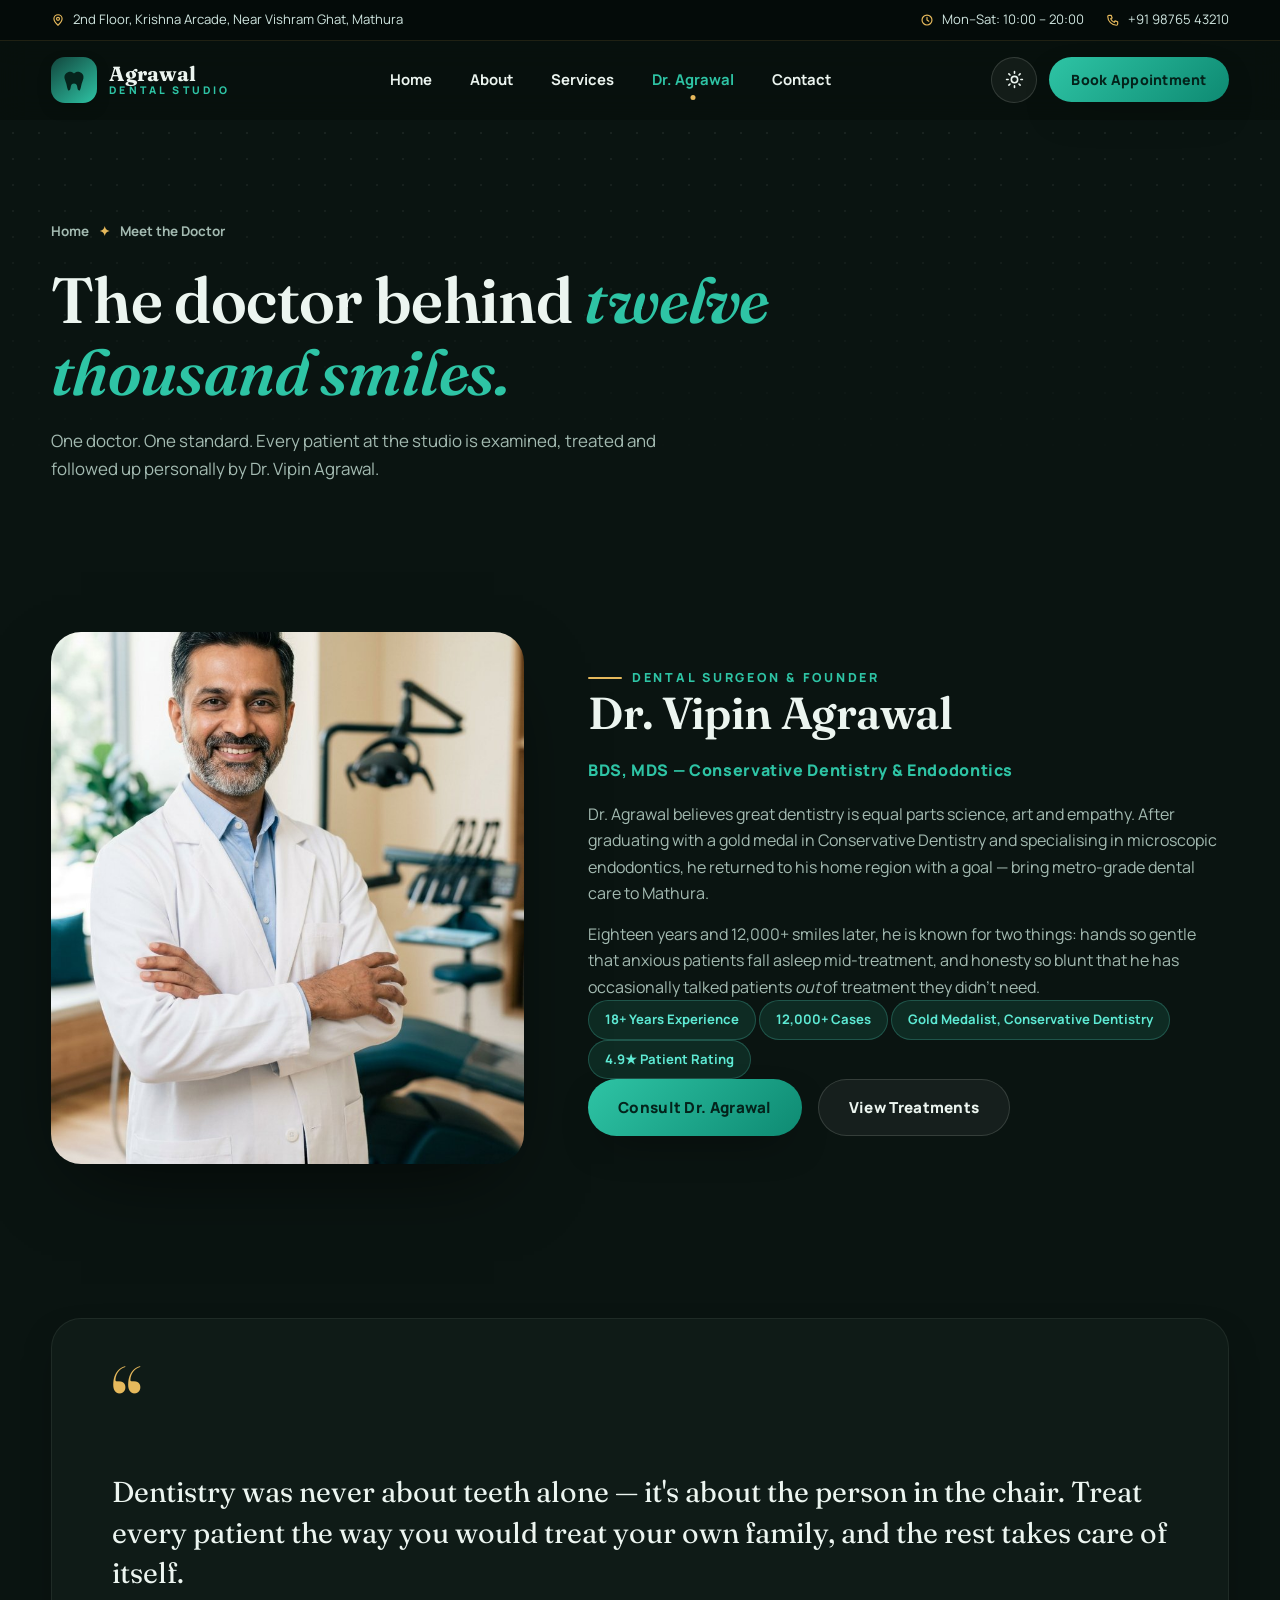
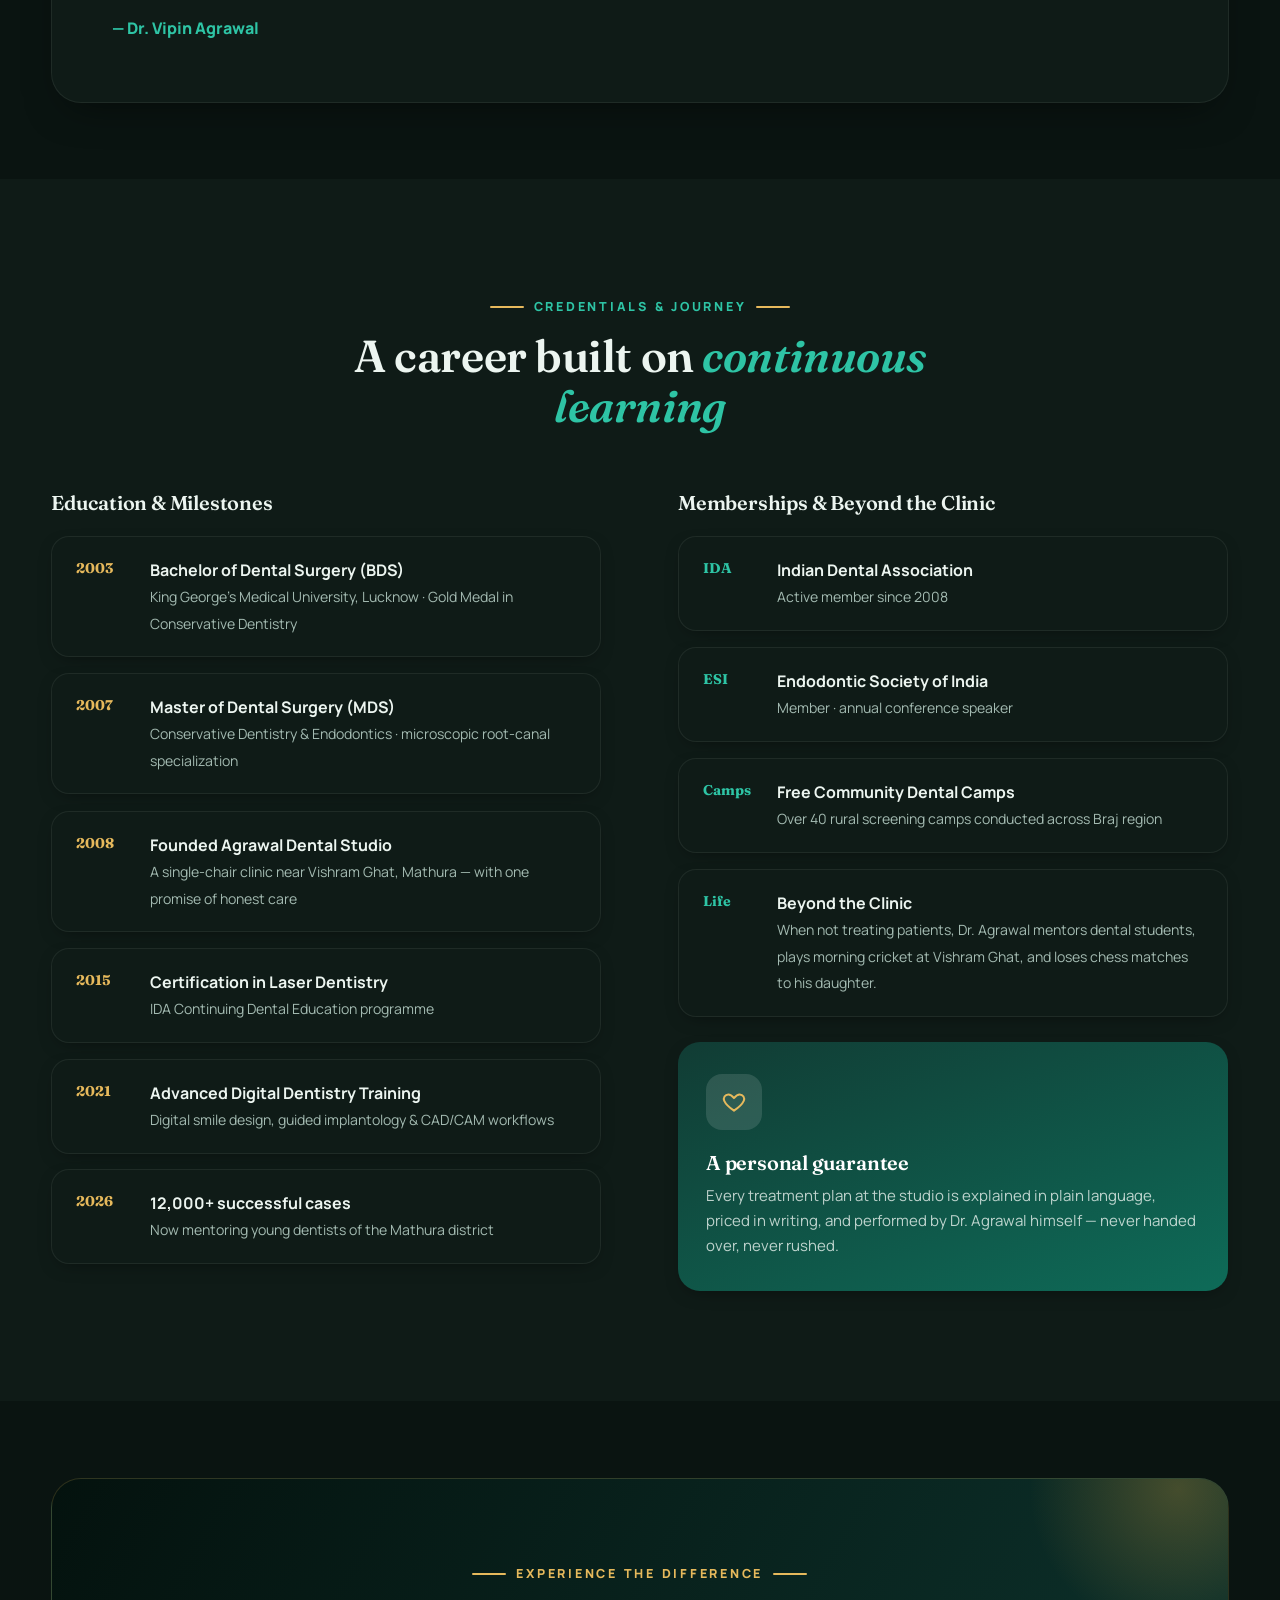
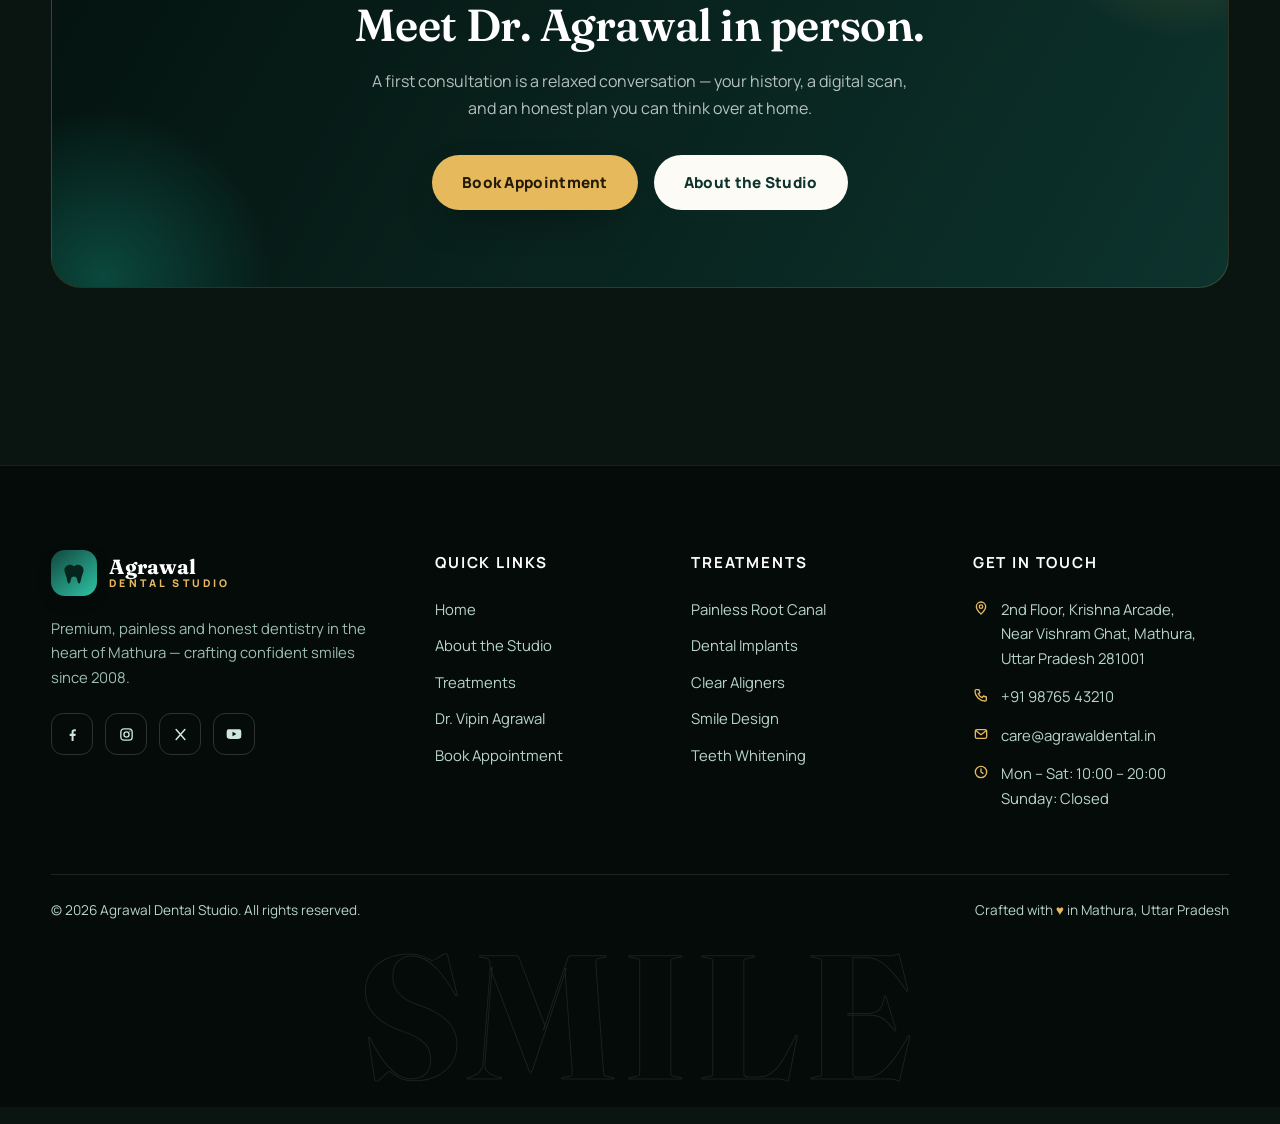
<file: doctor.html>
<!DOCTYPE html>
<html lang="en">
<head>
<meta charset="UTF-8">
<meta name="viewport" content="width=device-width, initial-scale=1.0">
<title>Dr. Vipin Agrawal — BDS, MDS | Agrawal Dental Studio, Mathura</title>
<meta name="description" content="Meet Dr. Vipin Agrawal — Mathura's trusted dental surgeon with 18+ years of experience in painless, precise and honest dentistry.">
<link rel="icon" href="data:image/svg+xml,%3Csvg xmlns='http://www.w3.org/2000/svg' viewBox='0 0 24 24'%3E%3Cpath fill='%230f3f3a' d='M12 5.5c-1.5-1.5-3.5-2-5.5-1.5C3.5 4.8 2 7.6 2.6 10.4c.4 1.9 1.3 3.6 1.8 5.5.5 2 .7 4.1 1.6 6 .3.7 1.2.8 1.7.2 1-1.3.8-3.2 1.4-4.7.4-1.1 1.3-1.9 2.9-1.9s2.5.8 2.9 1.9c.6 1.5.4 3.4 1.4 4.7.5.6 1.4.5 1.7-.2.9-1.9 1.1-4 1.6-6 .5-1.9 1.4-3.6 1.8-5.5.6-2.8-.9-5.6-3.9-6.4-2-.5-4 0-5.5 1.5z'/%3E%3C/svg%3E">
<link rel="preconnect" href="https://fonts.googleapis.com">
<link rel="preconnect" href="https://fonts.gstatic.com" crossorigin>
<link href="https://fonts.googleapis.com/css2?family=Fraunces:opsz,wght@9..144,500;9..144,600;9..144,700&family=Manrope:wght@400;500;600;700;800&display=swap" rel="stylesheet">
<link rel="stylesheet" href="assets/css/style.css?v=2">
<script>(function(){var t=null;try{t=new URLSearchParams(location.search).get("theme");}catch(e){}if(t==="dark"||t==="light"){try{localStorage.setItem("ads-theme",t);}catch(e){}}else{try{t=localStorage.getItem("ads-theme")||"dark";}catch(e){t="dark";}}document.documentElement.setAttribute("data-theme",t);})();</script>
</head>
<body>

<div class="topbar">
  <div class="container topbar-inner">
    <span class="topbar-item">
      <svg width="14" height="14" viewBox="0 0 24 24" fill="none" stroke="currentColor" stroke-width="2" stroke-linecap="round" stroke-linejoin="round"><path d="M12 21s7-6.1 7-11a7 7 0 1 0-14 0c0 4.9 7 11 7 11z"/><circle cx="12" cy="10" r="2.6"/></svg>
      2nd Floor, Krishna Arcade, Near Vishram Ghat, Mathura
    </span>
    <div class="topbar-right">
      <span class="topbar-item hide-m">
        <svg width="14" height="14" viewBox="0 0 24 24" fill="none" stroke="currentColor" stroke-width="2" stroke-linecap="round" stroke-linejoin="round"><circle cx="12" cy="12" r="8.5"/><path d="M12 7.5V12l3 2"/></svg>
        Mon–Sat: 10:00 – 20:00
      </span>
      <a class="topbar-item" href="tel:+919876543210">
        <svg width="14" height="14" viewBox="0 0 24 24" fill="none" stroke="currentColor" stroke-width="2" stroke-linecap="round" stroke-linejoin="round"><path d="M5 4h4l1.5 4.5L8 10c1 2.5 3.5 5 6 6l1.5-2.5L20 15v4c0 1-1 2-2 2C10 21 3 14 3 6c0-1 1-2 2-2z"/></svg>
        +91 98765 43210
      </a>
    </div>
  </div>
</div>

<header class="site-header" id="siteHeader">
  <div class="container header-inner">
    <a href="index.html" class="brand">
      <span class="brand-mark"><svg width="24" height="24" viewBox="0 0 24 24" fill="currentColor"><path d="M12 5.5c-1.5-1.5-3.5-2-5.5-1.5C3.5 4.8 2 7.6 2.6 10.4c.4 1.9 1.3 3.6 1.8 5.5.5 2 .7 4.1 1.6 6 .3.7 1.2.8 1.7.2 1-1.3.8-3.2 1.4-4.7.4-1.1 1.3-1.9 2.9-1.9s2.5.8 2.9 1.9c.6 1.5.4 3.4 1.4 4.7.5.6 1.4.5 1.7-.2.9-1.9 1.1-4 1.6-6 .5-1.9 1.4-3.6 1.8-5.5.6-2.8-.9-5.6-3.9-6.4-2-.5-4 0-5.5 1.5z"/></svg></span>
      <span class="brand-name">Agrawal<small>Dental Studio</small></span>
    </a>
    <nav class="nav" id="siteNav">
      <a href="index.html">Home</a>
      <a href="about.html">About</a>
      <a href="services.html">Services</a>
      <a href="doctor.html" class="active">Dr. Agrawal</a>
      <a href="contact.html">Contact</a>
      <a href="contact.html" class="btn btn-primary nav-cta">Book Appointment</a>
    </nav>
    <div class="header-cta">
      <button class="theme-toggle" id="themeToggle" aria-label="Switch between light and dark theme" aria-pressed="false">
        <svg class="icon-moon" width="19" height="19" viewBox="0 0 24 24" fill="none" stroke="currentColor" stroke-width="2" stroke-linecap="round" stroke-linejoin="round"><path d="M21 12.8A9 9 0 1 1 11.2 3a7 7 0 0 0 9.8 9.8z"/></svg>
        <svg class="icon-sun" width="19" height="19" viewBox="0 0 24 24" fill="none" stroke="currentColor" stroke-width="2" stroke-linecap="round" stroke-linejoin="round"><circle cx="12" cy="12" r="4"/><path d="M12 2v2M12 20v2M4.9 4.9l1.4 1.4M17.7 17.7l1.4 1.4M2 12h2M20 12h2M4.9 19.1l1.4-1.4M17.7 6.3l1.4-1.4"/></svg>
      </button>
      <a href="contact.html" class="btn btn-primary btn-sm">Book Appointment</a>
      <button class="nav-toggle" id="navToggle" aria-label="Toggle menu" aria-expanded="false">
        <svg width="22" height="22" viewBox="0 0 24 24" fill="none" stroke="currentColor" stroke-width="2" stroke-linecap="round"><path d="M4 7h16M4 12h16M4 17h16"/></svg>
      </button>
    </div>
  </div>
</header>

<main>
  <!-- Page head -->
  <section class="page-head">
    <div class="container">
      <div class="crumbs" data-reveal><a href="index.html">Home</a> <i>✦</i> <span>Meet the Doctor</span></div>
      <h1 data-reveal data-delay="60">The doctor behind <em>twelve thousand smiles.</em></h1>
      <p class="lead" data-reveal data-delay="140">One doctor. One standard. Every patient at the studio is examined, treated and followed up personally by Dr. Vipin Agrawal.</p>
    </div>
  </section>

  <!-- Doctor hero -->
  <section class="section-tight">
    <div class="container doc-hero">
      <div class="media" data-reveal>
        <img src="assets/img/doctor.jpg" alt="Dr. Vipin Agrawal, Dental Surgeon — Mathura">
      </div>
      <div>
        <span class="eyebrow" data-reveal>Dental Surgeon &amp; Founder</span>
        <h2 data-reveal data-delay="60">Dr. Vipin Agrawal</h2>
        <p class="degrees" data-reveal data-delay="100">BDS, MDS — Conservative Dentistry &amp; Endodontics</p>
        <p style="margin-top:18px" data-reveal data-delay="140">Dr. Agrawal believes great dentistry is equal parts science, art and empathy. After graduating with a gold medal in Conservative Dentistry and specialising in microscopic endodontics, he returned to his home region with a goal — bring metro-grade dental care to Mathura.</p>
        <p style="margin-top:14px" data-reveal data-delay="180">Eighteen years and 12,000+ smiles later, he is known for two things: hands so gentle that anxious patients fall asleep mid-treatment, and honesty so blunt that he has occasionally talked patients <em>out</em> of treatment they didn't need.</p>
        <div class="chips" data-reveal data-delay="220">
          <span class="chip">18+ Years Experience</span>
          <span class="chip">12,000+ Cases</span>
          <span class="chip">Gold Medalist, Conservative Dentistry</span>
          <span class="chip">4.9★ Patient Rating</span>
        </div>
        <div class="hero-actions" style="margin-bottom:0" data-reveal data-delay="260">
          <a href="contact.html" class="btn btn-primary">Consult Dr. Agrawal</a>
          <a href="services.html" class="btn btn-ghost">View Treatments</a>
        </div>
      </div>
    </div>
  </section>

  <!-- Quote -->
  <section class="section-tight">
    <div class="container">
      <div class="quote-block" data-reveal>
        <p>Dentistry was never about teeth alone — it's about the person in the chair. Treat every patient the way you would treat your own family, and the rest takes care of itself.</p>
        <footer>— Dr. Vipin Agrawal</footer>
      </div>
    </div>
  </section>

  <!-- Credentials -->
  <section class="section" style="background:var(--paper)">
    <div class="container">
      <div class="sec-head centered" data-reveal>
        <span class="eyebrow centered">Credentials &amp; Journey</span>
        <h2>A career built on <em>continuous learning</em></h2>
      </div>
      <div class="split" style="align-items:start">
        <div>
          <h3 style="margin-bottom:22px" data-reveal>Education &amp; Milestones</h3>
          <ul class="cred-list">
            <li data-reveal><span class="yr">2003</span><div><b>Bachelor of Dental Surgery (BDS)</b><span>King George's Medical University, Lucknow · Gold Medal in Conservative Dentistry</span></div></li>
            <li data-reveal data-delay="60"><span class="yr">2007</span><div><b>Master of Dental Surgery (MDS)</b><span>Conservative Dentistry &amp; Endodontics · microscopic root-canal specialization</span></div></li>
            <li data-reveal data-delay="120"><span class="yr">2008</span><div><b>Founded Agrawal Dental Studio</b><span>A single-chair clinic near Vishram Ghat, Mathura — with one promise of honest care</span></div></li>
            <li data-reveal data-delay="180"><span class="yr">2015</span><div><b>Certification in Laser Dentistry</b><span>IDA Continuing Dental Education programme</span></div></li>
            <li data-reveal data-delay="240"><span class="yr">2021</span><div><b>Advanced Digital Dentistry Training</b><span>Digital smile design, guided implantology &amp; CAD/CAM workflows</span></div></li>
            <li data-reveal data-delay="300"><span class="yr">2026</span><div><b>12,000+ successful cases</b><span>Now mentoring young dentists of the Mathura district</span></div></li>
          </ul>
        </div>
        <div>
          <h3 style="margin-bottom:22px" data-reveal>Memberships &amp; Beyond the Clinic</h3>
          <ul class="cred-list">
            <li data-reveal><span class="yr" style="color:var(--teal)">IDA</span><div><b>Indian Dental Association</b><span>Active member since 2008</span></div></li>
            <li data-reveal data-delay="60"><span class="yr" style="color:var(--teal)">ESI</span><div><b>Endodontic Society of India</b><span>Member · annual conference speaker</span></div></li>
            <li data-reveal data-delay="120"><span class="yr" style="color:var(--teal)">Camps</span><div><b>Free Community Dental Camps</b><span>Over 40 rural screening camps conducted across Braj region</span></div></li>
            <li data-reveal data-delay="180"><span class="yr" style="color:var(--teal)">Life</span><div><b>Beyond the Clinic</b><span>When not treating patients, Dr. Agrawal mentors dental students, plays morning cricket at Vishram Ghat, and loses chess matches to his daughter.</span></div></li>
          </ul>
          <div class="card tinted" style="margin-top:26px" data-reveal>
            <div class="icon"><svg width="26" height="26" viewBox="0 0 24 24" fill="none" stroke="currentColor" stroke-width="1.8" stroke-linecap="round" stroke-linejoin="round"><path d="M12 20s-7-4.6-9-9c-1.2-2.7.6-6 3.8-6 2 0 3.4 1.2 5.2 3.4C13.8 6.2 15.2 5 17.2 5c3.2 0 5 3.3 3.8 6-2 4.4-9 9-9 9z"/></svg></div>
            <h3 style="color:#fff">A personal guarantee</h3>
            <p>Every treatment plan at the studio is explained in plain language, priced in writing, and performed by Dr. Agrawal himself — never handed over, never rushed.</p>
          </div>
        </div>
      </div>
    </div>
  </section>

  <!-- CTA -->
  <section class="section-tight">
    <div class="container">
      <div class="cta-band" data-reveal>
        <span class="eyebrow centered" style="color:var(--gold)">Experience the Difference</span>
        <h2>Meet Dr. Agrawal in person.</h2>
        <p>A first consultation is a relaxed conversation — your history, a digital scan, and an honest plan you can think over at home.</p>
        <div class="cta-actions">
          <a href="contact.html" class="btn btn-gold">Book Appointment</a>
          <a href="about.html" class="btn btn-light">About the Studio</a>
        </div>
      </div>
    </div>
  </section>
</main>

<footer class="footer">
  <div class="container">
    <div class="footer-top">
      <div>
        <a href="index.html" class="brand" style="margin-bottom:20px">
          <span class="brand-mark"><svg width="24" height="24" viewBox="0 0 24 24" fill="currentColor"><path d="M12 5.5c-1.5-1.5-3.5-2-5.5-1.5C3.5 4.8 2 7.6 2.6 10.4c.4 1.9 1.3 3.6 1.8 5.5.5 2 .7 4.1 1.6 6 .3.7 1.2.8 1.7.2 1-1.3.8-3.2 1.4-4.7.4-1.1 1.3-1.9 2.9-1.9s2.5.8 2.9 1.9c.6 1.5.4 3.4 1.4 4.7.5.6 1.4.5 1.7-.2.9-1.9 1.1-4 1.6-6 .5-1.9 1.4-3.6 1.8-5.5.6-2.8-.9-5.6-3.9-6.4-2-.5-4 0-5.5 1.5z"/></svg></span>
          <span class="brand-name">Agrawal<small style="color:var(--gold)">Dental Studio</small></span>
        </a>
        <p>Premium, painless and honest dentistry in the heart of Mathura — crafting confident smiles since 2008.</p>
        <div class="socials">
          <a href="#" aria-label="Facebook"><svg width="17" height="17" viewBox="0 0 24 24" fill="currentColor"><path d="M13.5 21v-7h2.6l.5-3h-3.1V9.1c0-.9.3-1.6 1.7-1.6h1.5V4.8c-.3 0-1.2-.1-2.2-.1-2.2 0-3.8 1.4-3.8 3.9V11H8v3h2.7v7h2.8z"/></svg></a>
          <a href="#" aria-label="Instagram"><svg width="17" height="17" viewBox="0 0 24 24" fill="none" stroke="currentColor" stroke-width="1.9"><rect x="4" y="4" width="16" height="16" rx="4.5"/><circle cx="12" cy="12" r="3.6"/><circle cx="16.8" cy="7.2" r="1" fill="currentColor" stroke="none"/></svg></a>
          <a href="#" aria-label="X"><svg width="15" height="15" viewBox="0 0 24 24" fill="none" stroke="currentColor" stroke-width="2.4" stroke-linecap="round"><path d="M5 4l14 16M19 4L5 20"/></svg></a>
          <a href="#" aria-label="YouTube"><svg width="18" height="18" viewBox="0 0 24 24" fill="currentColor"><path d="M21.6 8.2c-.2-1.4-.9-2.2-2.3-2.4C17.2 5.5 12 5.5 12 5.5s-5.2 0-7.3.3C3.3 6 2.6 6.8 2.4 8.2 2.2 9.7 2.2 12 2.2 12s0 2.3.2 3.8c.2 1.4.9 2.2 2.3 2.4 2.1.3 7.3.3 7.3.3s5.2 0 7.3-.3c1.4-.2 2.1-1 2.3-2.4.2-1.5.2-3.8.2-3.8s0-2.3-.2-3.8zM10 15V9l5.2 3L10 15z"/></svg></a>
        </div>
      </div>
      <div>
        <h4>Quick Links</h4>
        <div class="footer-links">
          <a href="index.html">Home</a>
          <a href="about.html">About the Studio</a>
          <a href="services.html">Treatments</a>
          <a href="doctor.html">Dr. Vipin Agrawal</a>
          <a href="contact.html">Book Appointment</a>
        </div>
      </div>
      <div>
        <h4>Treatments</h4>
        <div class="footer-links">
          <a href="services.html">Painless Root Canal</a>
          <a href="services.html">Dental Implants</a>
          <a href="services.html">Clear Aligners</a>
          <a href="services.html">Smile Design</a>
          <a href="services.html">Teeth Whitening</a>
        </div>
      </div>
      <div>
        <h4>Get in Touch</h4>
        <div class="contact-line"><svg width="16" height="16" viewBox="0 0 24 24" fill="none" stroke="currentColor" stroke-width="2" stroke-linecap="round" stroke-linejoin="round"><path d="M12 21s7-6.1 7-11a7 7 0 1 0-14 0c0 4.9 7 11 7 11z"/><circle cx="12" cy="10" r="2.6"/></svg><span>2nd Floor, Krishna Arcade,<br>Near Vishram Ghat, Mathura,<br>Uttar Pradesh 281001</span></div>
        <div class="contact-line"><svg width="16" height="16" viewBox="0 0 24 24" fill="none" stroke="currentColor" stroke-width="2" stroke-linecap="round" stroke-linejoin="round"><path d="M5 4h4l1.5 4.5L8 10c1 2.5 3.5 5 6 6l1.5-2.5L20 15v4c0 1-1 2-2 2C10 21 3 14 3 6c0-1 1-2 2-2z"/></svg><a href="tel:+919876543210">+91 98765 43210</a></div>
        <div class="contact-line"><svg width="16" height="16" viewBox="0 0 24 24" fill="none" stroke="currentColor" stroke-width="2" stroke-linecap="round" stroke-linejoin="round"><rect x="3.5" y="5.5" width="17" height="13" rx="2.5"/><path d="M4.5 7l7.5 6 7.5-6"/></svg><a href="mailto:care@agrawaldental.in">care@agrawaldental.in</a></div>
        <div class="contact-line"><svg width="16" height="16" viewBox="0 0 24 24" fill="none" stroke="currentColor" stroke-width="2" stroke-linecap="round" stroke-linejoin="round"><circle cx="12" cy="12" r="8.5"/><path d="M12 7.5V12l3 2"/></svg><span>Mon – Sat: 10:00 – 20:00<br>Sunday: Closed</span></div>
      </div>
    </div>
    <div class="footer-bottom">
      <span>© <span id="year">2026</span> Agrawal Dental Studio. All rights reserved.</span>
      <span>Crafted with <span style="color:var(--gold)">♥</span> in Mathura, Uttar Pradesh</span>
    </div>
  </div>
  <div class="footer-ghost">SMILE</div>
</footer>

<button class="to-top" id="toTop" aria-label="Back to top">
  <svg width="20" height="20" viewBox="0 0 24 24" fill="none" stroke="currentColor" stroke-width="2.2" stroke-linecap="round" stroke-linejoin="round"><path d="M12 19V5M6 11l6-6 6 6"/></svg>
</button>

<script src="assets/js/main.js?v=2"></script>
</body>
</html>
</file>
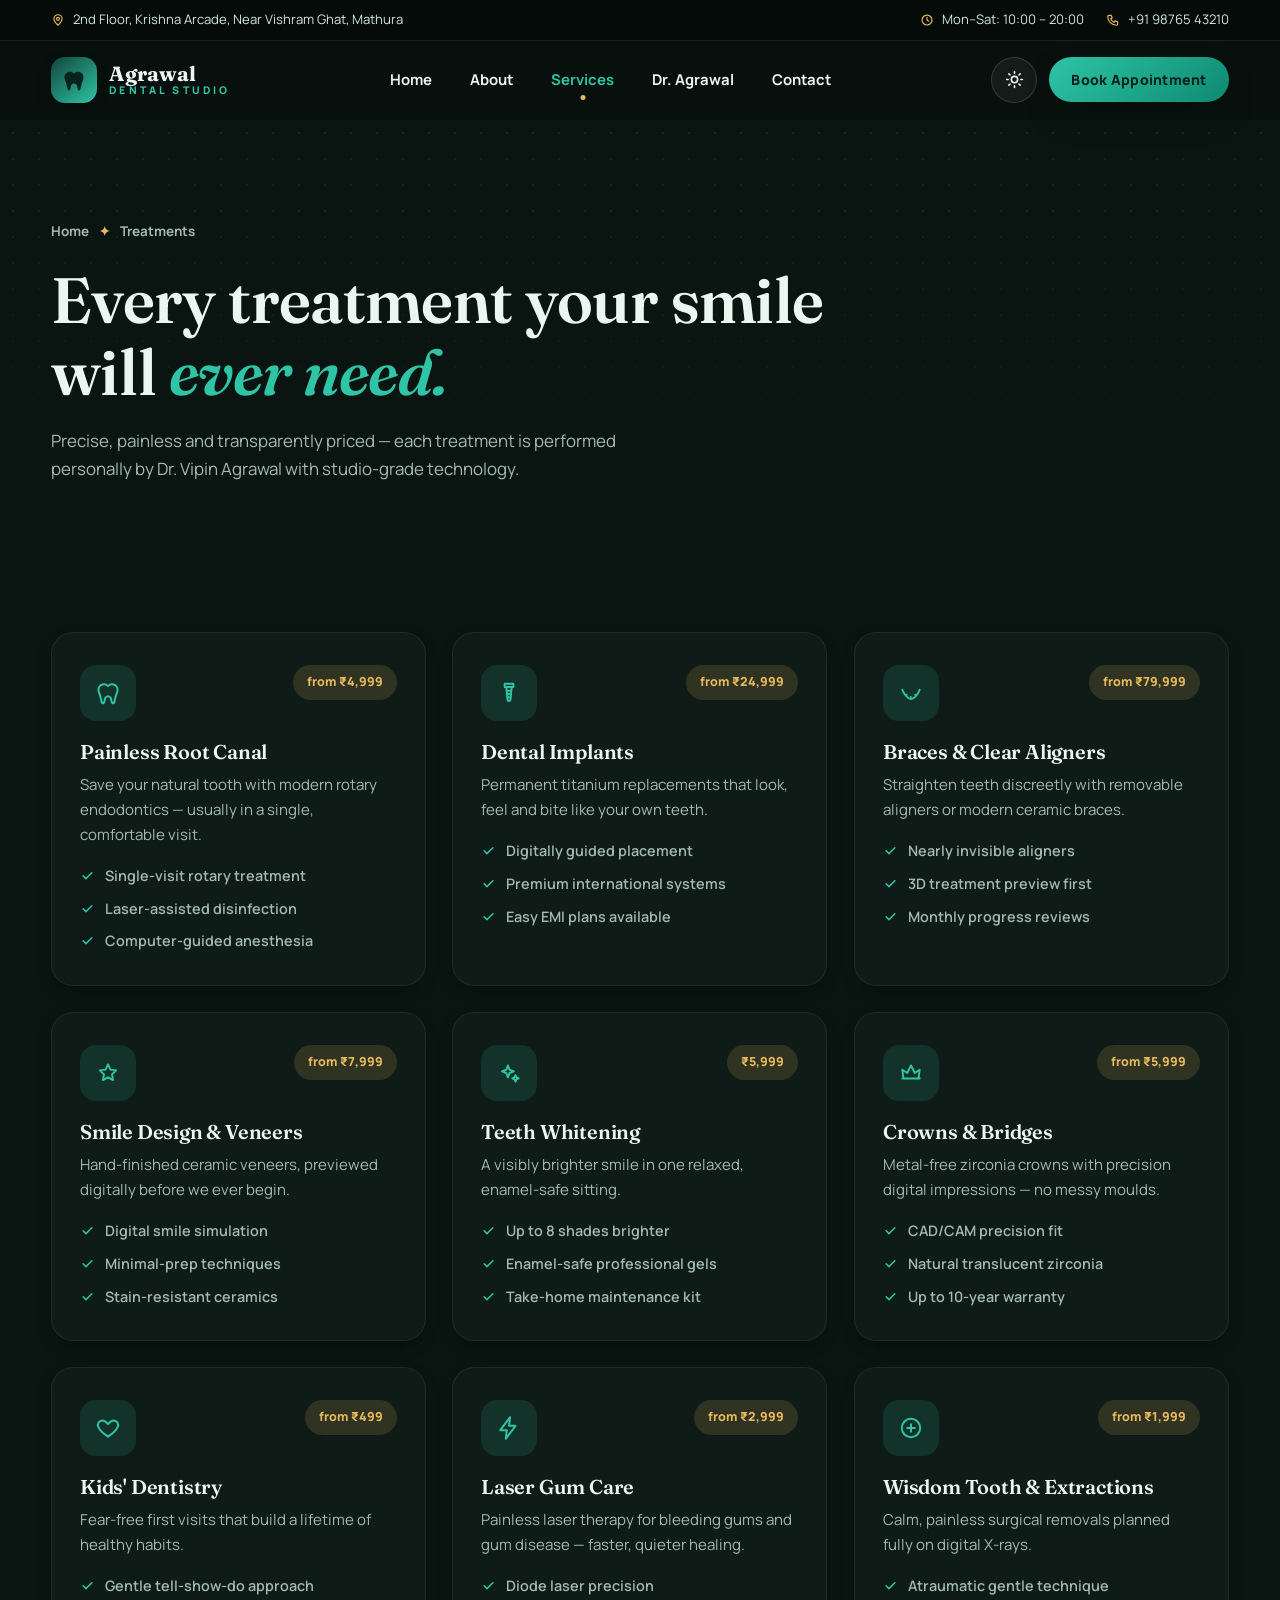
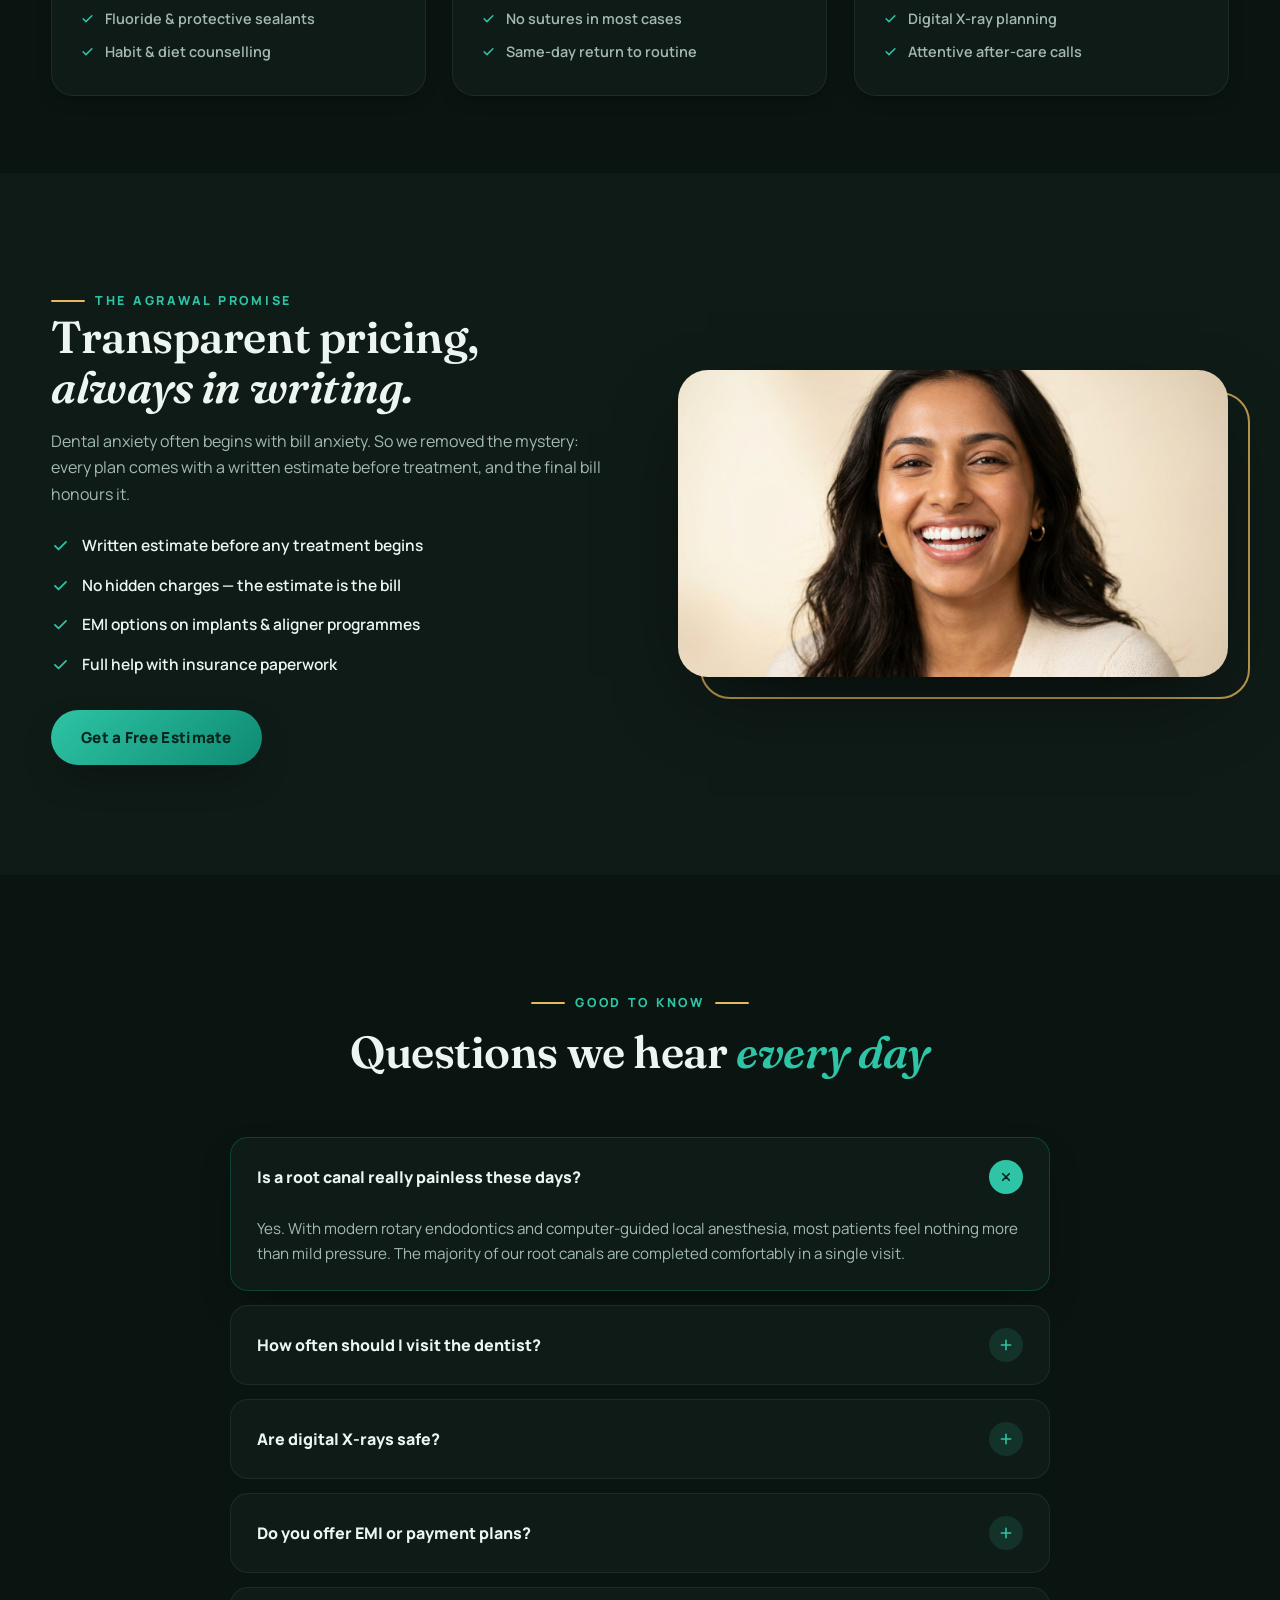
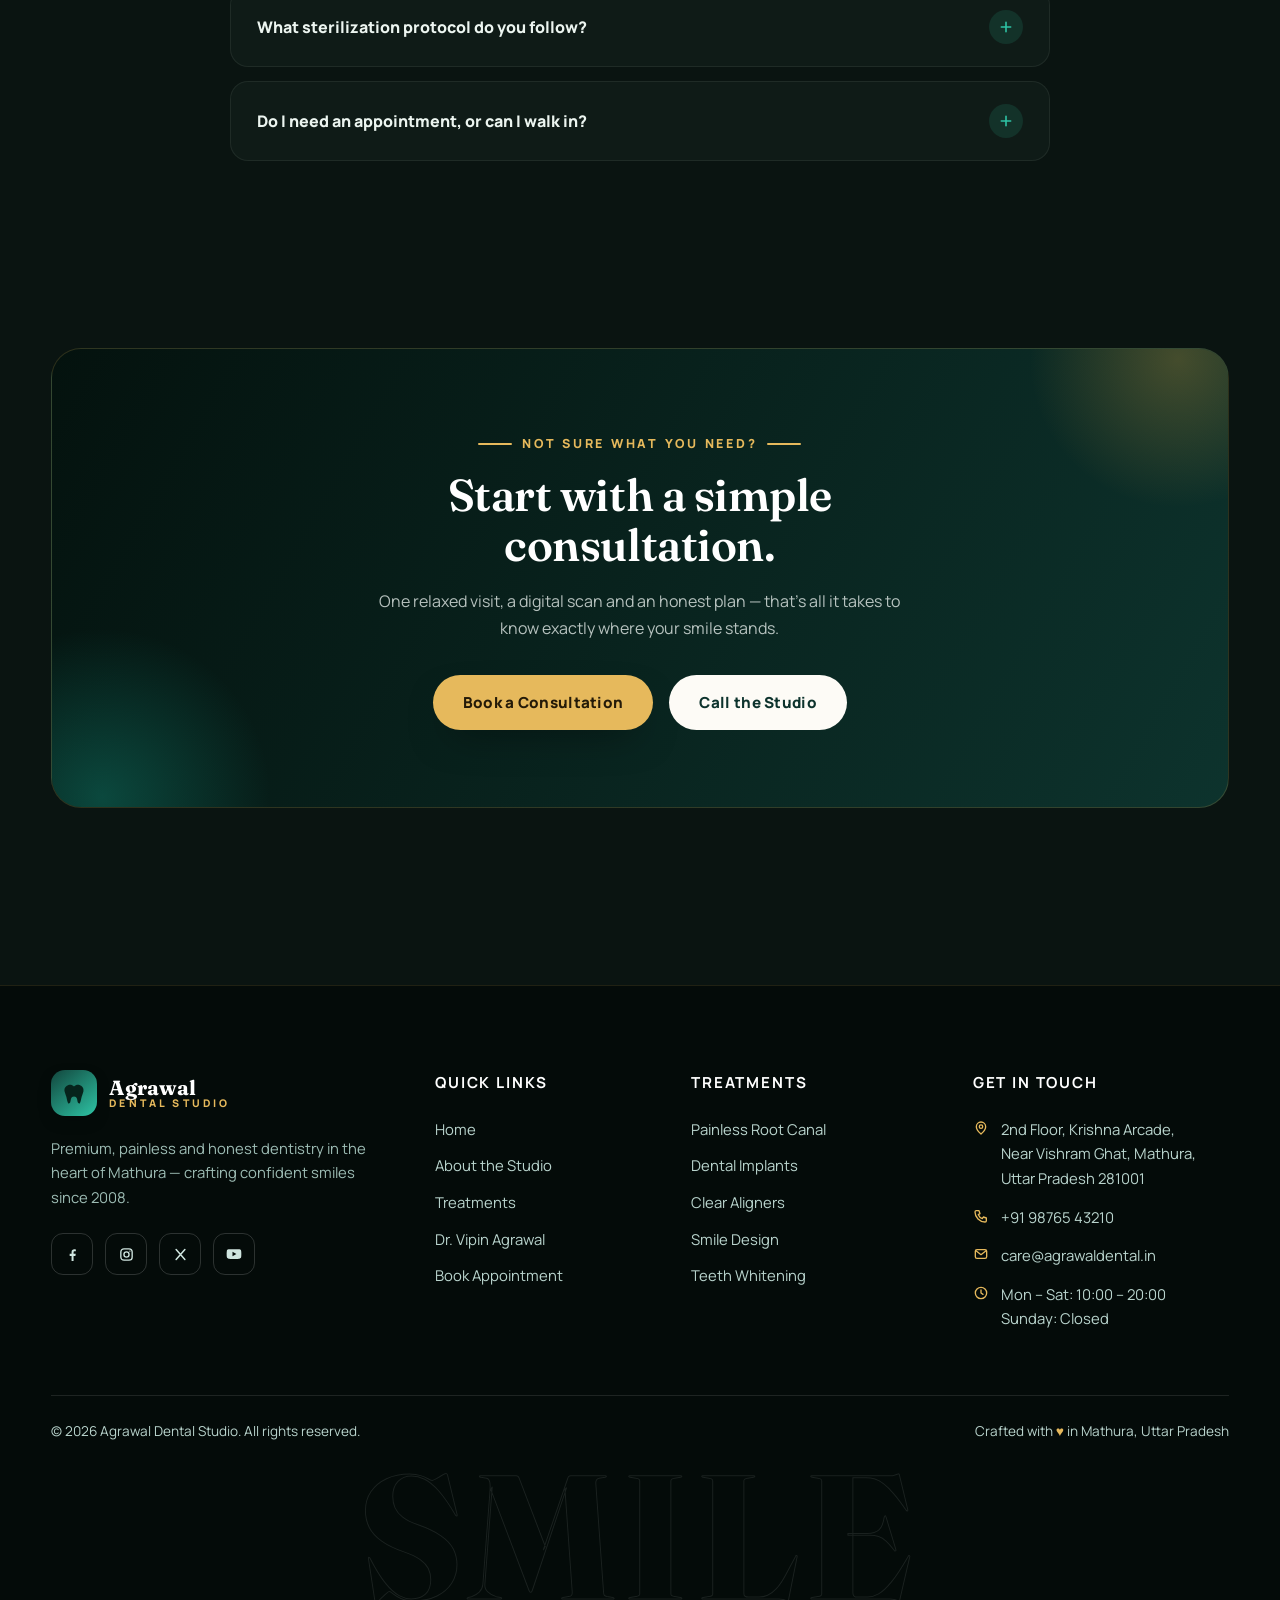
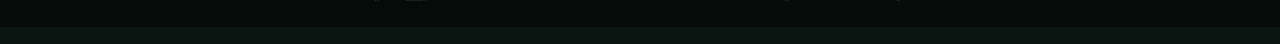
<file: services.html>
<!DOCTYPE html>
<html lang="en">
<head>
<meta charset="UTF-8">
<meta name="viewport" content="width=device-width, initial-scale=1.0">
<title>Treatments &amp; Services — Agrawal Dental Studio, Mathura</title>
<meta name="description" content="Explore all treatments at Agrawal Dental Studio Mathura — painless root canals, implants, aligners, smile design, whitening, kids' dentistry and more.">
<link rel="icon" href="data:image/svg+xml,%3Csvg xmlns='http://www.w3.org/2000/svg' viewBox='0 0 24 24'%3E%3Cpath fill='%230f3f3a' d='M12 5.5c-1.5-1.5-3.5-2-5.5-1.5C3.5 4.8 2 7.6 2.6 10.4c.4 1.9 1.3 3.6 1.8 5.5.5 2 .7 4.1 1.6 6 .3.7 1.2.8 1.7.2 1-1.3.8-3.2 1.4-4.7.4-1.1 1.3-1.9 2.9-1.9s2.5.8 2.9 1.9c.6 1.5.4 3.4 1.4 4.7.5.6 1.4.5 1.7-.2.9-1.9 1.1-4 1.6-6 .5-1.9 1.4-3.6 1.8-5.5.6-2.8-.9-5.6-3.9-6.4-2-.5-4 0-5.5 1.5z'/%3E%3C/svg%3E">
<link rel="preconnect" href="https://fonts.googleapis.com">
<link rel="preconnect" href="https://fonts.gstatic.com" crossorigin>
<link href="https://fonts.googleapis.com/css2?family=Fraunces:opsz,wght@9..144,500;9..144,600;9..144,700&family=Manrope:wght@400;500;600;700;800&display=swap" rel="stylesheet">
<link rel="stylesheet" href="assets/css/style.css?v=2">
<script>(function(){var t=null;try{t=new URLSearchParams(location.search).get("theme");}catch(e){}if(t==="dark"||t==="light"){try{localStorage.setItem("ads-theme",t);}catch(e){}}else{try{t=localStorage.getItem("ads-theme")||"dark";}catch(e){t="dark";}}document.documentElement.setAttribute("data-theme",t);})();</script>
</head>
<body>

<div class="topbar">
  <div class="container topbar-inner">
    <span class="topbar-item">
      <svg width="14" height="14" viewBox="0 0 24 24" fill="none" stroke="currentColor" stroke-width="2" stroke-linecap="round" stroke-linejoin="round"><path d="M12 21s7-6.1 7-11a7 7 0 1 0-14 0c0 4.9 7 11 7 11z"/><circle cx="12" cy="10" r="2.6"/></svg>
      2nd Floor, Krishna Arcade, Near Vishram Ghat, Mathura
    </span>
    <div class="topbar-right">
      <span class="topbar-item hide-m">
        <svg width="14" height="14" viewBox="0 0 24 24" fill="none" stroke="currentColor" stroke-width="2" stroke-linecap="round" stroke-linejoin="round"><circle cx="12" cy="12" r="8.5"/><path d="M12 7.5V12l3 2"/></svg>
        Mon–Sat: 10:00 – 20:00
      </span>
      <a class="topbar-item" href="tel:+919876543210">
        <svg width="14" height="14" viewBox="0 0 24 24" fill="none" stroke="currentColor" stroke-width="2" stroke-linecap="round" stroke-linejoin="round"><path d="M5 4h4l1.5 4.5L8 10c1 2.5 3.5 5 6 6l1.5-2.5L20 15v4c0 1-1 2-2 2C10 21 3 14 3 6c0-1 1-2 2-2z"/></svg>
        +91 98765 43210
      </a>
    </div>
  </div>
</div>

<header class="site-header" id="siteHeader">
  <div class="container header-inner">
    <a href="index.html" class="brand">
      <span class="brand-mark"><svg width="24" height="24" viewBox="0 0 24 24" fill="currentColor"><path d="M12 5.5c-1.5-1.5-3.5-2-5.5-1.5C3.5 4.8 2 7.6 2.6 10.4c.4 1.9 1.3 3.6 1.8 5.5.5 2 .7 4.1 1.6 6 .3.7 1.2.8 1.7.2 1-1.3.8-3.2 1.4-4.7.4-1.1 1.3-1.9 2.9-1.9s2.5.8 2.9 1.9c.6 1.5.4 3.4 1.4 4.7.5.6 1.4.5 1.7-.2.9-1.9 1.1-4 1.6-6 .5-1.9 1.4-3.6 1.8-5.5.6-2.8-.9-5.6-3.9-6.4-2-.5-4 0-5.5 1.5z"/></svg></span>
      <span class="brand-name">Agrawal<small>Dental Studio</small></span>
    </a>
    <nav class="nav" id="siteNav">
      <a href="index.html">Home</a>
      <a href="about.html">About</a>
      <a href="services.html" class="active">Services</a>
      <a href="doctor.html">Dr. Agrawal</a>
      <a href="contact.html">Contact</a>
      <a href="contact.html" class="btn btn-primary nav-cta">Book Appointment</a>
    </nav>
    <div class="header-cta">
      <button class="theme-toggle" id="themeToggle" aria-label="Switch between light and dark theme" aria-pressed="false">
        <svg class="icon-moon" width="19" height="19" viewBox="0 0 24 24" fill="none" stroke="currentColor" stroke-width="2" stroke-linecap="round" stroke-linejoin="round"><path d="M21 12.8A9 9 0 1 1 11.2 3a7 7 0 0 0 9.8 9.8z"/></svg>
        <svg class="icon-sun" width="19" height="19" viewBox="0 0 24 24" fill="none" stroke="currentColor" stroke-width="2" stroke-linecap="round" stroke-linejoin="round"><circle cx="12" cy="12" r="4"/><path d="M12 2v2M12 20v2M4.9 4.9l1.4 1.4M17.7 17.7l1.4 1.4M2 12h2M20 12h2M4.9 19.1l1.4-1.4M17.7 6.3l1.4-1.4"/></svg>
      </button>
      <a href="contact.html" class="btn btn-primary btn-sm">Book Appointment</a>
      <button class="nav-toggle" id="navToggle" aria-label="Toggle menu" aria-expanded="false">
        <svg width="22" height="22" viewBox="0 0 24 24" fill="none" stroke="currentColor" stroke-width="2" stroke-linecap="round"><path d="M4 7h16M4 12h16M4 17h16"/></svg>
      </button>
    </div>
  </div>
</header>

<main>
  <!-- Page head -->
  <section class="page-head">
    <div class="container">
      <div class="crumbs" data-reveal><a href="index.html">Home</a> <i>✦</i> <span>Treatments</span></div>
      <h1 data-reveal data-delay="60">Every treatment your smile will <em>ever need.</em></h1>
      <p class="lead" data-reveal data-delay="140">Precise, painless and transparently priced — each treatment is performed personally by Dr. Vipin Agrawal with studio-grade technology.</p>
    </div>
  </section>

  <!-- Services grid -->
  <section class="section-tight">
    <div class="container">
      <div class="grid cols-3">
        <article class="card svc-card" data-reveal>
          <div class="svc-top"><div class="icon" style="margin-bottom:0"><svg width="26" height="26" viewBox="0 0 24 24" fill="none" stroke="currentColor" stroke-width="1.8" stroke-linecap="round" stroke-linejoin="round"><path d="M12 5.6C10.6 4.2 8.7 3.7 6.9 4.2c-2.8.8-4.2 3.4-3.6 6 .4 1.8 1.2 3.4 1.7 5.2.5 1.9.7 3.9 1.5 5.6.3.6 1.1.7 1.6.2.9-1.2.8-3 1.3-4.4.4-1 1.2-1.8 2.6-1.8s2.2.8 2.6 1.8c.5 1.4.4 3.2 1.3 4.4.5.5 1.3.4 1.6-.2.8-1.7 1-3.7 1.5-5.6.5-1.8 1.3-3.4 1.7-5.2.6-2.6-.8-5.2-3.6-6-1.8-.5-3.7 0-5.1 1.4z"/></svg></div><span class="price">from ₹4,999</span></div>
          <h3>Painless Root Canal</h3>
          <p>Save your natural tooth with modern rotary endodontics — usually in a single, comfortable visit.</p>
          <ul>
            <li><svg width="15" height="15" viewBox="0 0 24 24" fill="none" stroke="currentColor" stroke-width="2.4" stroke-linecap="round" stroke-linejoin="round"><path d="M5 12.5l4.5 4.5L19 7.5"/></svg>Single-visit rotary treatment</li>
            <li><svg width="15" height="15" viewBox="0 0 24 24" fill="none" stroke="currentColor" stroke-width="2.4" stroke-linecap="round" stroke-linejoin="round"><path d="M5 12.5l4.5 4.5L19 7.5"/></svg>Laser-assisted disinfection</li>
            <li><svg width="15" height="15" viewBox="0 0 24 24" fill="none" stroke="currentColor" stroke-width="2.4" stroke-linecap="round" stroke-linejoin="round"><path d="M5 12.5l4.5 4.5L19 7.5"/></svg>Computer-guided anesthesia</li>
          </ul>
        </article>
        <article class="card svc-card" data-reveal data-delay="80">
          <div class="svc-top"><div class="icon" style="margin-bottom:0"><svg width="26" height="26" viewBox="0 0 24 24" fill="none" stroke="currentColor" stroke-width="1.8" stroke-linecap="round" stroke-linejoin="round"><path d="M8 3.5h8v3H8z"/><path d="M9.5 6.5l1.2 12c.1 1.2 2.5 1.2 2.6 0l1.2-12"/><path d="M10 10h4M10.3 13h3.4M10.6 16h2.8"/></svg></div><span class="price">from ₹24,999</span></div>
          <h3>Dental Implants</h3>
          <p>Permanent titanium replacements that look, feel and bite like your own teeth.</p>
          <ul>
            <li><svg width="15" height="15" viewBox="0 0 24 24" fill="none" stroke="currentColor" stroke-width="2.4" stroke-linecap="round" stroke-linejoin="round"><path d="M5 12.5l4.5 4.5L19 7.5"/></svg>Digitally guided placement</li>
            <li><svg width="15" height="15" viewBox="0 0 24 24" fill="none" stroke="currentColor" stroke-width="2.4" stroke-linecap="round" stroke-linejoin="round"><path d="M5 12.5l4.5 4.5L19 7.5"/></svg>Premium international systems</li>
            <li><svg width="15" height="15" viewBox="0 0 24 24" fill="none" stroke="currentColor" stroke-width="2.4" stroke-linecap="round" stroke-linejoin="round"><path d="M5 12.5l4.5 4.5L19 7.5"/></svg>Easy EMI plans available</li>
          </ul>
        </article>
        <article class="card svc-card" data-reveal data-delay="160">
          <div class="svc-top"><div class="icon" style="margin-bottom:0"><svg width="26" height="26" viewBox="0 0 24 24" fill="none" stroke="currentColor" stroke-width="1.8" stroke-linecap="round" stroke-linejoin="round"><path d="M4 9c2 5.5 6 8.5 8 8.5S18 14.5 20 9"/><path d="M8 13.6h.01M12 15.6h.01M16 13.6h.01"/></svg></div><span class="price">from ₹79,999</span></div>
          <h3>Braces &amp; Clear Aligners</h3>
          <p>Straighten teeth discreetly with removable aligners or modern ceramic braces.</p>
          <ul>
            <li><svg width="15" height="15" viewBox="0 0 24 24" fill="none" stroke="currentColor" stroke-width="2.4" stroke-linecap="round" stroke-linejoin="round"><path d="M5 12.5l4.5 4.5L19 7.5"/></svg>Nearly invisible aligners</li>
            <li><svg width="15" height="15" viewBox="0 0 24 24" fill="none" stroke="currentColor" stroke-width="2.4" stroke-linecap="round" stroke-linejoin="round"><path d="M5 12.5l4.5 4.5L19 7.5"/></svg>3D treatment preview first</li>
            <li><svg width="15" height="15" viewBox="0 0 24 24" fill="none" stroke="currentColor" stroke-width="2.4" stroke-linecap="round" stroke-linejoin="round"><path d="M5 12.5l4.5 4.5L19 7.5"/></svg>Monthly progress reviews</li>
          </ul>
        </article>
        <article class="card svc-card" data-reveal>
          <div class="svc-top"><div class="icon" style="margin-bottom:0"><svg width="26" height="26" viewBox="0 0 24 24" fill="none" stroke="currentColor" stroke-width="1.8" stroke-linecap="round" stroke-linejoin="round"><path d="M12 4l2.3 4.9 5.2.7-3.8 3.7.9 5.2-4.6-2.5-4.6 2.5.9-5.2L4.5 9.6l5.2-.7z"/></svg></div><span class="price">from ₹7,999</span></div>
          <h3>Smile Design &amp; Veneers</h3>
          <p>Hand-finished ceramic veneers, previewed digitally before we ever begin.</p>
          <ul>
            <li><svg width="15" height="15" viewBox="0 0 24 24" fill="none" stroke="currentColor" stroke-width="2.4" stroke-linecap="round" stroke-linejoin="round"><path d="M5 12.5l4.5 4.5L19 7.5"/></svg>Digital smile simulation</li>
            <li><svg width="15" height="15" viewBox="0 0 24 24" fill="none" stroke="currentColor" stroke-width="2.4" stroke-linecap="round" stroke-linejoin="round"><path d="M5 12.5l4.5 4.5L19 7.5"/></svg>Minimal-prep techniques</li>
            <li><svg width="15" height="15" viewBox="0 0 24 24" fill="none" stroke="currentColor" stroke-width="2.4" stroke-linecap="round" stroke-linejoin="round"><path d="M5 12.5l4.5 4.5L19 7.5"/></svg>Stain-resistant ceramics</li>
          </ul>
        </article>
        <article class="card svc-card" data-reveal data-delay="80">
          <div class="svc-top"><div class="icon" style="margin-bottom:0"><svg width="26" height="26" viewBox="0 0 24 24" fill="none" stroke="currentColor" stroke-width="1.8" stroke-linecap="round" stroke-linejoin="round"><path d="M11 5l1.5 4L16.5 10.5 12.5 12 11 16l-1.5-4L5.5 10.5 9.5 9z"/><path d="M18 14l.9 2.1L21 17l-2.1.9L18 20l-.9-2.1L15 17l2.1-.9z"/></svg></div><span class="price">₹5,999</span></div>
          <h3>Teeth Whitening</h3>
          <p>A visibly brighter smile in one relaxed, enamel-safe sitting.</p>
          <ul>
            <li><svg width="15" height="15" viewBox="0 0 24 24" fill="none" stroke="currentColor" stroke-width="2.4" stroke-linecap="round" stroke-linejoin="round"><path d="M5 12.5l4.5 4.5L19 7.5"/></svg>Up to 8 shades brighter</li>
            <li><svg width="15" height="15" viewBox="0 0 24 24" fill="none" stroke="currentColor" stroke-width="2.4" stroke-linecap="round" stroke-linejoin="round"><path d="M5 12.5l4.5 4.5L19 7.5"/></svg>Enamel-safe professional gels</li>
            <li><svg width="15" height="15" viewBox="0 0 24 24" fill="none" stroke="currentColor" stroke-width="2.4" stroke-linecap="round" stroke-linejoin="round"><path d="M5 12.5l4.5 4.5L19 7.5"/></svg>Take-home maintenance kit</li>
          </ul>
        </article>
        <article class="card svc-card" data-reveal data-delay="160">
          <div class="svc-top"><div class="icon" style="margin-bottom:0"><svg width="26" height="26" viewBox="0 0 24 24" fill="none" stroke="currentColor" stroke-width="1.8" stroke-linecap="round" stroke-linejoin="round"><path d="M4 17h16M5 17l-1-8 4.5 3L12 5l3.5 7L20 9l-1 8"/></svg></div><span class="price">from ₹5,999</span></div>
          <h3>Crowns &amp; Bridges</h3>
          <p>Metal-free zirconia crowns with precision digital impressions — no messy moulds.</p>
          <ul>
            <li><svg width="15" height="15" viewBox="0 0 24 24" fill="none" stroke="currentColor" stroke-width="2.4" stroke-linecap="round" stroke-linejoin="round"><path d="M5 12.5l4.5 4.5L19 7.5"/></svg>CAD/CAM precision fit</li>
            <li><svg width="15" height="15" viewBox="0 0 24 24" fill="none" stroke="currentColor" stroke-width="2.4" stroke-linecap="round" stroke-linejoin="round"><path d="M5 12.5l4.5 4.5L19 7.5"/></svg>Natural translucent zirconia</li>
            <li><svg width="15" height="15" viewBox="0 0 24 24" fill="none" stroke="currentColor" stroke-width="2.4" stroke-linecap="round" stroke-linejoin="round"><path d="M5 12.5l4.5 4.5L19 7.5"/></svg>Up to 10-year warranty</li>
          </ul>
        </article>
        <article class="card svc-card" data-reveal>
          <div class="svc-top"><div class="icon" style="margin-bottom:0"><svg width="26" height="26" viewBox="0 0 24 24" fill="none" stroke="currentColor" stroke-width="1.8" stroke-linecap="round" stroke-linejoin="round"><path d="M12 20s-7-4.6-9-9c-1.2-2.7.6-6 3.8-6 2 0 3.4 1.2 5.2 3.4C13.8 6.2 15.2 5 17.2 5c3.2 0 5 3.3 3.8 6-2 4.4-9 9-9 9z"/></svg></div><span class="price">from ₹499</span></div>
          <h3>Kids' Dentistry</h3>
          <p>Fear-free first visits that build a lifetime of healthy habits.</p>
          <ul>
            <li><svg width="15" height="15" viewBox="0 0 24 24" fill="none" stroke="currentColor" stroke-width="2.4" stroke-linecap="round" stroke-linejoin="round"><path d="M5 12.5l4.5 4.5L19 7.5"/></svg>Gentle tell-show-do approach</li>
            <li><svg width="15" height="15" viewBox="0 0 24 24" fill="none" stroke="currentColor" stroke-width="2.4" stroke-linecap="round" stroke-linejoin="round"><path d="M5 12.5l4.5 4.5L19 7.5"/></svg>Fluoride &amp; protective sealants</li>
            <li><svg width="15" height="15" viewBox="0 0 24 24" fill="none" stroke="currentColor" stroke-width="2.4" stroke-linecap="round" stroke-linejoin="round"><path d="M5 12.5l4.5 4.5L19 7.5"/></svg>Habit &amp; diet counselling</li>
          </ul>
        </article>
        <article class="card svc-card" data-reveal data-delay="80">
          <div class="svc-top"><div class="icon" style="margin-bottom:0"><svg width="26" height="26" viewBox="0 0 24 24" fill="none" stroke="currentColor" stroke-width="1.8" stroke-linecap="round" stroke-linejoin="round"><path d="M13 2L4 14h6l-1 8 9-12h-6z"/></svg></div><span class="price">from ₹2,999</span></div>
          <h3>Laser Gum Care</h3>
          <p>Painless laser therapy for bleeding gums and gum disease — faster, quieter healing.</p>
          <ul>
            <li><svg width="15" height="15" viewBox="0 0 24 24" fill="none" stroke="currentColor" stroke-width="2.4" stroke-linecap="round" stroke-linejoin="round"><path d="M5 12.5l4.5 4.5L19 7.5"/></svg>Diode laser precision</li>
            <li><svg width="15" height="15" viewBox="0 0 24 24" fill="none" stroke="currentColor" stroke-width="2.4" stroke-linecap="round" stroke-linejoin="round"><path d="M5 12.5l4.5 4.5L19 7.5"/></svg>No sutures in most cases</li>
            <li><svg width="15" height="15" viewBox="0 0 24 24" fill="none" stroke="currentColor" stroke-width="2.4" stroke-linecap="round" stroke-linejoin="round"><path d="M5 12.5l4.5 4.5L19 7.5"/></svg>Same-day return to routine</li>
          </ul>
        </article>
        <article class="card svc-card" data-reveal data-delay="160">
          <div class="svc-top"><div class="icon" style="margin-bottom:0"><svg width="26" height="26" viewBox="0 0 24 24" fill="none" stroke="currentColor" stroke-width="1.8" stroke-linecap="round" stroke-linejoin="round"><circle cx="12" cy="12" r="8.5"/><path d="M12 8.5v7M8.5 12h7"/></svg></div><span class="price">from ₹1,999</span></div>
          <h3>Wisdom Tooth &amp; Extractions</h3>
          <p>Calm, painless surgical removals planned fully on digital X-rays.</p>
          <ul>
            <li><svg width="15" height="15" viewBox="0 0 24 24" fill="none" stroke="currentColor" stroke-width="2.4" stroke-linecap="round" stroke-linejoin="round"><path d="M5 12.5l4.5 4.5L19 7.5"/></svg>Atraumatic gentle technique</li>
            <li><svg width="15" height="15" viewBox="0 0 24 24" fill="none" stroke="currentColor" stroke-width="2.4" stroke-linecap="round" stroke-linejoin="round"><path d="M5 12.5l4.5 4.5L19 7.5"/></svg>Digital X-ray planning</li>
            <li><svg width="15" height="15" viewBox="0 0 24 24" fill="none" stroke="currentColor" stroke-width="2.4" stroke-linecap="round" stroke-linejoin="round"><path d="M5 12.5l4.5 4.5L19 7.5"/></svg>Attentive after-care calls</li>
          </ul>
        </article>
      </div>
    </div>
  </section>

  <!-- Pricing promise -->
  <section class="section" style="background:var(--paper)">
    <div class="container split">
      <div>
        <span class="eyebrow" data-reveal>The Agrawal Promise</span>
        <h2 data-reveal data-delay="60">Transparent pricing, <em>always in writing.</em></h2>
        <p style="margin-top:16px" data-reveal data-delay="120">Dental anxiety often begins with bill anxiety. So we removed the mystery: every plan comes with a written estimate before treatment, and the final bill honours it.</p>
        <ul class="checklist">
          <li data-reveal data-delay="160"><svg width="19" height="19" viewBox="0 0 24 24" fill="none" stroke="currentColor" stroke-width="2.2" stroke-linecap="round" stroke-linejoin="round"><path d="M5 12.5l4.5 4.5L19 7.5"/></svg>Written estimate before any treatment begins</li>
          <li data-reveal data-delay="220"><svg width="19" height="19" viewBox="0 0 24 24" fill="none" stroke="currentColor" stroke-width="2.2" stroke-linecap="round" stroke-linejoin="round"><path d="M5 12.5l4.5 4.5L19 7.5"/></svg>No hidden charges — the estimate is the bill</li>
          <li data-reveal data-delay="280"><svg width="19" height="19" viewBox="0 0 24 24" fill="none" stroke="currentColor" stroke-width="2.2" stroke-linecap="round" stroke-linejoin="round"><path d="M5 12.5l4.5 4.5L19 7.5"/></svg>EMI options on implants &amp; aligner programmes</li>
          <li data-reveal data-delay="340"><svg width="19" height="19" viewBox="0 0 24 24" fill="none" stroke="currentColor" stroke-width="2.2" stroke-linecap="round" stroke-linejoin="round"><path d="M5 12.5l4.5 4.5L19 7.5"/></svg>Full help with insurance paperwork</li>
        </ul>
        <div class="hero-actions" style="margin:32px 0 0" data-reveal>
          <a href="contact.html" class="btn btn-primary">Get a Free Estimate</a>
        </div>
      </div>
      <div class="media" data-reveal>
        <img src="assets/img/smile.jpg" alt="A bright, confident smile after treatment">
        <div class="accent-frame"></div>
      </div>
    </div>
  </section>

  <!-- FAQ -->
  <section class="section">
    <div class="container">
      <div class="sec-head centered" data-reveal>
        <span class="eyebrow centered">Good to Know</span>
        <h2>Questions we hear <em>every day</em></h2>
      </div>
      <div class="acc" data-reveal>
        <div class="acc-item open">
          <button class="acc-head">Is a root canal really painless these days?<span class="plus"><svg width="16" height="16" viewBox="0 0 24 24" fill="none" stroke="currentColor" stroke-width="2.4" stroke-linecap="round"><path d="M12 5v14M5 12h14"/></svg></span></button>
          <div class="acc-body"><p>Yes. With modern rotary endodontics and computer-guided local anesthesia, most patients feel nothing more than mild pressure. The majority of our root canals are completed comfortably in a single visit.</p></div>
        </div>
        <div class="acc-item">
          <button class="acc-head">How often should I visit the dentist?<span class="plus"><svg width="16" height="16" viewBox="0 0 24 24" fill="none" stroke="currentColor" stroke-width="2.4" stroke-linecap="round"><path d="M12 5v14M5 12h14"/></svg></span></button>
          <div class="acc-body"><p>Every six months for a check-up and cleaning. Small issues caught early are simple and inexpensive; left alone they become exactly the opposite. We'll remind you gently, never pushily.</p></div>
        </div>
        <div class="acc-item">
          <button class="acc-head">Are digital X-rays safe?<span class="plus"><svg width="16" height="16" viewBox="0 0 24 24" fill="none" stroke="currentColor" stroke-width="2.4" stroke-linecap="round"><path d="M12 5v14M5 12h14"/></svg></span></button>
          <div class="acc-body"><p>Very. Our digital RVG system uses up to 90% less radiation than old film X-rays — roughly the same as a few hours of natural background radiation — and images appear instantly on screen.</p></div>
        </div>
        <div class="acc-item">
          <button class="acc-head">Do you offer EMI or payment plans?<span class="plus"><svg width="16" height="16" viewBox="0 0 24 24" fill="none" stroke="currentColor" stroke-width="2.4" stroke-linecap="round"><path d="M12 5v14M5 12h14"/></svg></span></button>
          <div class="acc-body"><p>Yes — easy EMI options are available on implants and clear-aligner programmes, and we assist fully with insurance documentation for covered treatments.</p></div>
        </div>
        <div class="acc-item">
          <button class="acc-head">What sterilization protocol do you follow?<span class="plus"><svg width="16" height="16" viewBox="0 0 24 24" fill="none" stroke="currentColor" stroke-width="2.4" stroke-linecap="round"><path d="M12 5v14M5 12h14"/></svg></span></button>
          <div class="acc-body"><p>A strict four-step protocol: ultrasonic cleaning, hospital-grade Class-B autoclaving, sealed sterile pouches opened in front of you, and full surface disinfection between every patient.</p></div>
        </div>
        <div class="acc-item">
          <button class="acc-head">Do I need an appointment, or can I walk in?<span class="plus"><svg width="16" height="16" viewBox="0 0 24 24" fill="none" stroke="currentColor" stroke-width="2.4" stroke-linecap="round"><path d="M12 5v14M5 12h14"/></svg></span></button>
          <div class="acc-body"><p>Appointments are recommended so you never wait. That said, dental emergencies are always accommodated the same day — call us and come straight over.</p></div>
        </div>
      </div>
    </div>
  </section>

  <!-- CTA -->
  <section class="section-tight">
    <div class="container">
      <div class="cta-band" data-reveal>
        <span class="eyebrow centered" style="color:var(--gold)">Not Sure What You Need?</span>
        <h2>Start with a simple consultation.</h2>
        <p>One relaxed visit, a digital scan and an honest plan — that's all it takes to know exactly where your smile stands.</p>
        <div class="cta-actions">
          <a href="contact.html" class="btn btn-gold">Book a Consultation</a>
          <a href="tel:+919876543210" class="btn btn-light">Call the Studio</a>
        </div>
      </div>
    </div>
  </section>
</main>

<footer class="footer">
  <div class="container">
    <div class="footer-top">
      <div>
        <a href="index.html" class="brand" style="margin-bottom:20px">
          <span class="brand-mark"><svg width="24" height="24" viewBox="0 0 24 24" fill="currentColor"><path d="M12 5.5c-1.5-1.5-3.5-2-5.5-1.5C3.5 4.8 2 7.6 2.6 10.4c.4 1.9 1.3 3.6 1.8 5.5.5 2 .7 4.1 1.6 6 .3.7 1.2.8 1.7.2 1-1.3.8-3.2 1.4-4.7.4-1.1 1.3-1.9 2.9-1.9s2.5.8 2.9 1.9c.6 1.5.4 3.4 1.4 4.7.5.6 1.4.5 1.7-.2.9-1.9 1.1-4 1.6-6 .5-1.9 1.4-3.6 1.8-5.5.6-2.8-.9-5.6-3.9-6.4-2-.5-4 0-5.5 1.5z"/></svg></span>
          <span class="brand-name">Agrawal<small style="color:var(--gold)">Dental Studio</small></span>
        </a>
        <p>Premium, painless and honest dentistry in the heart of Mathura — crafting confident smiles since 2008.</p>
        <div class="socials">
          <a href="#" aria-label="Facebook"><svg width="17" height="17" viewBox="0 0 24 24" fill="currentColor"><path d="M13.5 21v-7h2.6l.5-3h-3.1V9.1c0-.9.3-1.6 1.7-1.6h1.5V4.8c-.3 0-1.2-.1-2.2-.1-2.2 0-3.8 1.4-3.8 3.9V11H8v3h2.7v7h2.8z"/></svg></a>
          <a href="#" aria-label="Instagram"><svg width="17" height="17" viewBox="0 0 24 24" fill="none" stroke="currentColor" stroke-width="1.9"><rect x="4" y="4" width="16" height="16" rx="4.5"/><circle cx="12" cy="12" r="3.6"/><circle cx="16.8" cy="7.2" r="1" fill="currentColor" stroke="none"/></svg></a>
          <a href="#" aria-label="X"><svg width="15" height="15" viewBox="0 0 24 24" fill="none" stroke="currentColor" stroke-width="2.4" stroke-linecap="round"><path d="M5 4l14 16M19 4L5 20"/></svg></a>
          <a href="#" aria-label="YouTube"><svg width="18" height="18" viewBox="0 0 24 24" fill="currentColor"><path d="M21.6 8.2c-.2-1.4-.9-2.2-2.3-2.4C17.2 5.5 12 5.5 12 5.5s-5.2 0-7.3.3C3.3 6 2.6 6.8 2.4 8.2 2.2 9.7 2.2 12 2.2 12s0 2.3.2 3.8c.2 1.4.9 2.2 2.3 2.4 2.1.3 7.3.3 7.3.3s5.2 0 7.3-.3c1.4-.2 2.1-1 2.3-2.4.2-1.5.2-3.8.2-3.8s0-2.3-.2-3.8zM10 15V9l5.2 3L10 15z"/></svg></a>
        </div>
      </div>
      <div>
        <h4>Quick Links</h4>
        <div class="footer-links">
          <a href="index.html">Home</a>
          <a href="about.html">About the Studio</a>
          <a href="services.html">Treatments</a>
          <a href="doctor.html">Dr. Vipin Agrawal</a>
          <a href="contact.html">Book Appointment</a>
        </div>
      </div>
      <div>
        <h4>Treatments</h4>
        <div class="footer-links">
          <a href="services.html">Painless Root Canal</a>
          <a href="services.html">Dental Implants</a>
          <a href="services.html">Clear Aligners</a>
          <a href="services.html">Smile Design</a>
          <a href="services.html">Teeth Whitening</a>
        </div>
      </div>
      <div>
        <h4>Get in Touch</h4>
        <div class="contact-line"><svg width="16" height="16" viewBox="0 0 24 24" fill="none" stroke="currentColor" stroke-width="2" stroke-linecap="round" stroke-linejoin="round"><path d="M12 21s7-6.1 7-11a7 7 0 1 0-14 0c0 4.9 7 11 7 11z"/><circle cx="12" cy="10" r="2.6"/></svg><span>2nd Floor, Krishna Arcade,<br>Near Vishram Ghat, Mathura,<br>Uttar Pradesh 281001</span></div>
        <div class="contact-line"><svg width="16" height="16" viewBox="0 0 24 24" fill="none" stroke="currentColor" stroke-width="2" stroke-linecap="round" stroke-linejoin="round"><path d="M5 4h4l1.5 4.5L8 10c1 2.5 3.5 5 6 6l1.5-2.5L20 15v4c0 1-1 2-2 2C10 21 3 14 3 6c0-1 1-2 2-2z"/></svg><a href="tel:+919876543210">+91 98765 43210</a></div>
        <div class="contact-line"><svg width="16" height="16" viewBox="0 0 24 24" fill="none" stroke="currentColor" stroke-width="2" stroke-linecap="round" stroke-linejoin="round"><rect x="3.5" y="5.5" width="17" height="13" rx="2.5"/><path d="M4.5 7l7.5 6 7.5-6"/></svg><a href="mailto:care@agrawaldental.in">care@agrawaldental.in</a></div>
        <div class="contact-line"><svg width="16" height="16" viewBox="0 0 24 24" fill="none" stroke="currentColor" stroke-width="2" stroke-linecap="round" stroke-linejoin="round"><circle cx="12" cy="12" r="8.5"/><path d="M12 7.5V12l3 2"/></svg><span>Mon – Sat: 10:00 – 20:00<br>Sunday: Closed</span></div>
      </div>
    </div>
    <div class="footer-bottom">
      <span>© <span id="year">2026</span> Agrawal Dental Studio. All rights reserved.</span>
      <span>Crafted with <span style="color:var(--gold)">♥</span> in Mathura, Uttar Pradesh</span>
    </div>
  </div>
  <div class="footer-ghost">SMILE</div>
</footer>

<button class="to-top" id="toTop" aria-label="Back to top">
  <svg width="20" height="20" viewBox="0 0 24 24" fill="none" stroke="currentColor" stroke-width="2.2" stroke-linecap="round" stroke-linejoin="round"><path d="M12 19V5M6 11l6-6 6 6"/></svg>
</button>

<script src="assets/js/main.js?v=2"></script>
</body>
</html>
</file>
<file: assets/css/style.css>
/* ============================================================
   AGRAWAL DENTAL STUDIO — Design System v2
   Light + Dark premium themes · cinematic motion
   ============================================================ */

:root {
  --ink: #0c2b28;
  --pine: #0f3f3a;
  --pine-deep: #0a2f2b;
  --teal: #0e7a6a;
  --teal-bright: #14a08a;
  --mint: #dcefe9;
  --teal-soft: #eaf4f1;
  --cream: #faf7f1;
  --paper: #ffffff;
  --gold: #c9973b;
  --gold-soft: #f6ecd9;
  --muted: #5c6f6c;
  --line: rgba(12, 43, 40, 0.1);
  --line-soft: rgba(12, 43, 40, 0.06);

  /* semantic surfaces */
  --bg: var(--cream);
  --surface: var(--paper);
  --surface-2: #f3efe6;
  --text: var(--ink);
  --header-bg: rgba(250, 247, 241, 0.86);
  --header-bg-solid: rgba(250, 247, 241, 0.97);
  --field-bg: var(--cream);
  --float-bg: rgba(255, 255, 255, 0.94);
  --ghost-bg: rgba(255, 255, 255, 0.6);
  --frame-border: #ffffff;

  --shadow-sm: 0 6px 18px -8px rgba(12, 43, 40, 0.14);
  --shadow-md: 0 16px 40px -18px rgba(12, 43, 40, 0.22);
  --shadow-lg: 0 30px 70px -30px rgba(12, 43, 40, 0.32);
  --radius: 22px;
  --radius-lg: 30px;
  --font-display: "Fraunces", Georgia, "Times New Roman", serif;
  --font-body: "Manrope", "Segoe UI", Tahoma, sans-serif;
  --header-h: 78px;
  color-scheme: light;
}

/* ---------- DARK THEME — midnight emerald & champagne ---------- */
[data-theme="dark"] {
  --ink: #ecf5f0;
  --pine: #0d332d;
  --pine-deep: #06100d;
  --teal: #2ec4a5;
  --teal-bright: #5eead4;
  --mint: #10281f;
  --teal-soft: rgba(46, 196, 165, 0.13);
  --cream: #0a1411;
  --paper: #0f1b17;
  --gold: #e6b95c;
  --gold-soft: rgba(230, 185, 92, 0.15);
  --muted: #a3bab1;
  --line: rgba(236, 245, 240, 0.14);
  --line-soft: rgba(236, 245, 240, 0.07);

  --bg: #0a1411;
  --surface: #0f1b17;
  --surface-2: #14231d;
  --text: #ecf5f0;
  --header-bg: rgba(8, 16, 13, 0.82);
  --header-bg-solid: rgba(8, 16, 13, 0.96);
  --field-bg: #0c1814;
  --float-bg: rgba(15, 27, 23, 0.92);
  --ghost-bg: rgba(255, 255, 255, 0.05);
  --frame-border: #1b2c26;

  --shadow-sm: 0 6px 18px -8px rgba(0, 0, 0, 0.5);
  --shadow-md: 0 16px 40px -18px rgba(0, 0, 0, 0.6);
  --shadow-lg: 0 30px 80px -30px rgba(0, 0, 0, 0.72);
  color-scheme: dark;
}

/* ---------- Reset & base ---------- */
*, *::before, *::after { box-sizing: border-box; margin: 0; padding: 0; }
html { scroll-behavior: smooth; }
body {
  font-family: var(--font-body);
  background: var(--bg);
  color: var(--text);
  line-height: 1.65;
  font-size: 16px;
  -webkit-font-smoothing: antialiased;
  overflow-x: hidden;
  transition: background-color 0.5s ease, color 0.5s ease;
}
img { max-width: 100%; display: block; }
a { color: inherit; text-decoration: none; }
ul, ol { list-style: none; }
button { font-family: inherit; cursor: pointer; border: none; background: none; color: inherit; }
input, select, textarea { font-family: inherit; font-size: inherit; color: inherit; }
::selection { background: var(--teal); color: #04231b; }

h1, h2, h3, .display { font-family: var(--font-display); font-weight: 600; line-height: 1.12; letter-spacing: -0.01em; color: var(--text); }
h1 { font-size: clamp(2.4rem, 5.2vw, 4rem); }
h2 { font-size: clamp(1.9rem, 3.6vw, 2.8rem); }
h3 { font-size: 1.25rem; }
p { color: var(--muted); }

.container { width: min(1180px, 92%); margin-inline: auto; }
.section { padding: clamp(70px, 9vw, 110px) 0; }
.section-tight { padding: clamp(50px, 6vw, 80px) 0; }

/* smooth theme swap on surfaces */
.card, .site-header, .acc-item, .form-card, .info-card, .ts-card, .quote-block,
.cred-list li, .field input, .field select, .field textarea, .nav, .float-card, .chip, .price {
  transition: background-color 0.45s ease, color 0.45s ease, border-color 0.45s ease,
              transform 0.35s ease, box-shadow 0.35s ease;
}

/* ---------- Scroll progress ---------- */
.scroll-progress {
  position: fixed; top: 0; left: 0; height: 3px; width: 0%;
  background: linear-gradient(90deg, var(--gold), var(--teal-bright));
  z-index: 100; border-radius: 0 3px 3px 0;
  box-shadow: 0 0 12px rgba(201, 151, 59, 0.5);
}

/* ---------- Utilities ---------- */
.eyebrow {
  display: inline-flex; align-items: center; gap: 10px;
  font-size: 0.78rem; font-weight: 800; letter-spacing: 0.22em;
  text-transform: uppercase; color: var(--teal);
}
.eyebrow::before { content: ""; width: 34px; height: 2px; background: var(--gold); border-radius: 2px; }
.eyebrow.centered::after { content: ""; width: 34px; height: 2px; background: var(--gold); border-radius: 2px; }

.sec-head { max-width: 720px; margin-bottom: clamp(38px, 5vw, 60px); }
.sec-head.centered { margin-inline: auto; text-align: center; }
.sec-head .lead { margin-top: 16px; font-size: 1.06rem; }
.sec-head h2 { margin-top: 14px; }
.sec-head h2 em { font-style: italic; color: var(--teal); }

.btn {
  display: inline-flex; align-items: center; justify-content: center; gap: 10px;
  padding: 15px 30px; border-radius: 999px;
  font-weight: 800; font-size: 0.95rem; letter-spacing: 0.02em;
  transition: transform 0.25s ease, box-shadow 0.25s ease, background 0.25s ease, color 0.25s ease;
  white-space: nowrap; position: relative; overflow: hidden;
}
.btn svg { transition: transform 0.25s ease; }
.btn:hover svg { transform: translateX(4px); }
.btn-primary { background: var(--pine); color: #fdfbf6; box-shadow: var(--shadow-md); }
.btn-primary:hover { background: var(--teal); color: #04231b; transform: translateY(-3px); box-shadow: var(--shadow-lg); }
[data-theme="dark"] .btn-primary { background: linear-gradient(135deg, var(--teal), #0e8a72); color: #04231b; }
[data-theme="dark"] .btn-primary:hover { filter: brightness(1.12); }
/* cinematic shine sweep */
.btn-primary::after, .btn-gold::after {
  content: ""; position: absolute; top: 0; left: -80%; width: 50%; height: 100%;
  background: linear-gradient(105deg, transparent, rgba(255, 255, 255, 0.35), transparent);
  transform: skewX(-20deg); transition: left 0.6s ease;
}
.btn-primary:hover::after, .btn-gold:hover::after { left: 130%; }
.btn-ghost { border: 1.5px solid var(--line); color: var(--text); background: var(--ghost-bg); }
.btn-ghost:hover { border-color: var(--teal); color: var(--teal); transform: translateY(-3px); }
.btn-gold { background: var(--gold); color: #241a08; box-shadow: var(--shadow-md); }
.btn-gold:hover { background: #dbaa4c; transform: translateY(-3px); }
[data-theme="dark"] .btn-gold:hover { background: #f0c76e; }
.btn-light { background: #fdfbf6; color: var(--pine); }
.btn-light:hover { transform: translateY(-3px); box-shadow: var(--shadow-lg); }
[data-theme="dark"] .btn-light { color: #0d332d; }
.btn-sm { padding: 11px 22px; font-size: 0.88rem; }

.text-link { display: inline-flex; align-items: center; gap: 8px; font-weight: 800; color: var(--teal); font-size: 0.95rem; }
.text-link svg { transition: transform 0.25s; }
.text-link:hover svg { transform: translateX(5px); }

.chip {
  display: inline-flex; align-items: center; gap: 8px;
  background: var(--teal-soft); color: var(--teal-bright);
  border: 1px solid rgba(14, 122, 106, 0.25);
  padding: 8px 16px; border-radius: 999px;
  font-size: 0.82rem; font-weight: 700;
}
[data-theme="dark"] .chip { border-color: rgba(94, 234, 212, 0.22); }

/* ---------- Cinematic reveal ---------- */
[data-reveal] {
  opacity: 0; transform: translateY(34px) scale(0.985); filter: blur(10px);
  transition: opacity 0.9s cubic-bezier(0.2, 0.7, 0.2, 1), transform 0.9s cubic-bezier(0.2, 0.7, 0.2, 1), filter 0.9s cubic-bezier(0.2, 0.7, 0.2, 1);
  will-change: opacity, transform, filter;
}
[data-reveal].revealed { opacity: 1; transform: none; filter: blur(0); }

/* Ken Burns breathing imagery */
@keyframes kenburns {
  0% { transform: scale(1) translate(0, 0); }
  100% { transform: scale(1.08) translate(1.5%, -1.5%); }
}
.kenburns img, .hero-media .frame img, .gallery img, .split .media img, .doc-card .media img, .doc-hero .media img {
  animation: kenburns 16s ease-in-out infinite alternate;
}

/* ---------- Topbar ---------- */
.topbar { background: var(--pine-deep); color: #cfe5df; font-size: 0.82rem; }
[data-theme="dark"] .topbar { background: #040b09; border-bottom: 1px solid rgba(230, 185, 92, 0.12); }
.topbar-inner { display: flex; justify-content: space-between; align-items: center; gap: 10px 16px; padding: 9px 0; flex-wrap: wrap; }
.topbar-item { display: inline-flex; align-items: center; gap: 8px; }
.topbar-item svg { color: var(--gold); flex: none; }
.topbar-right { display: flex; gap: 22px; }
.topbar a:hover { color: #fff; }
@media (max-width: 860px) { .topbar-right .hide-m { display: none; } }
@media (max-width: 560px) { .topbar { display: none; } }

/* ---------- Header ---------- */
.site-header {
  position: sticky; top: 0; z-index: 80;
  background: var(--header-bg);
  backdrop-filter: blur(14px); -webkit-backdrop-filter: blur(14px);
  border-bottom: 1px solid transparent;
  transition: box-shadow 0.3s, border-color 0.3s, background 0.3s;
}
.site-header.scrolled { border-color: var(--line-soft); box-shadow: var(--shadow-sm); background: var(--header-bg-solid); }
.header-inner { display: flex; align-items: center; justify-content: space-between; gap: 20px; height: var(--header-h); }

.brand { display: inline-flex; align-items: center; gap: 12px; }
.brand-mark {
  width: 46px; height: 46px; border-radius: 14px; flex: none;
  background: linear-gradient(140deg, var(--pine), var(--teal));
  display: grid; place-items: center; color: #f4efe2;
  box-shadow: var(--shadow-sm);
}
[data-theme="dark"] .brand-mark { background: linear-gradient(140deg, #12463d, var(--teal)); color: #06231c; }
.brand-name { font-family: var(--font-display); font-size: 1.28rem; font-weight: 700; line-height: 1.05; color: var(--text); }
.brand-name small { display: block; font-family: var(--font-body); font-size: 0.66rem; font-weight: 800; letter-spacing: 0.3em; text-transform: uppercase; color: var(--teal); }

.nav { display: flex; align-items: center; gap: 6px; }
.nav a {
  position: relative; padding: 10px 16px; border-radius: 999px;
  font-weight: 700; font-size: 0.93rem; color: var(--text);
  transition: color 0.2s, background 0.2s;
}
.nav a:hover { color: var(--teal); background: var(--teal-soft); }
.nav a.active { color: var(--teal); }
.nav a.active::after {
  content: ""; position: absolute; left: 50%; bottom: 2px; transform: translateX(-50%);
  width: 5px; height: 5px; border-radius: 50%; background: var(--gold);
}
.nav-cta { display: none; }

.header-cta { display: flex; align-items: center; gap: 12px; }
.nav-toggle { display: none; width: 46px; height: 46px; border-radius: 12px; border: 1px solid var(--line); place-items: center; }
.nav-toggle svg { display: block; }

.theme-toggle {
  width: 46px; height: 46px; border-radius: 50%; border: 1px solid var(--line);
  display: grid; place-items: center; color: var(--text); background: var(--ghost-bg);
  transition: all 0.3s ease;
}
.theme-toggle:hover { border-color: var(--gold); color: var(--gold); transform: rotate(20deg); }
.theme-toggle .icon-sun { display: none; }
[data-theme="dark"] .theme-toggle .icon-sun { display: block; }
[data-theme="dark"] .theme-toggle .icon-moon { display: none; }

@media (max-width: 1020px) {
  .nav {
    position: fixed; inset: 0 0 auto 0; z-index: 70;
    flex-direction: column; align-items: stretch; gap: 4px;
    background: var(--bg); padding: calc(var(--header-h) + 20px) 6% 30px;
    transform: translateY(-110%); transition: transform 0.45s cubic-bezier(0.2, 0.8, 0.2, 1);
    box-shadow: var(--shadow-lg); border-radius: 0 0 26px 26px;
  }
  .nav a { padding: 14px 18px; font-size: 1.05rem; }
  .nav.open { transform: translateY(0); }
  .nav-cta { display: inline-flex; justify-content: center; margin-top: 14px; }
  .nav-toggle { display: grid; }
  .header-cta > .btn { display: none; }
}

/* ---------- Hero ---------- */
.hero { position: relative; padding: clamp(46px, 6vw, 84px) 0 clamp(60px, 7vw, 96px); overflow: clip; }
.hero::before {
  content: ""; position: absolute; inset: 0;
  background:
    radial-gradient(560px 380px at 88% 8%, rgba(20, 160, 138, 0.12), transparent 65%),
    radial-gradient(480px 340px at 4% 90%, rgba(201, 151, 59, 0.1), transparent 65%);
  pointer-events: none;
}
[data-theme="dark"] .hero::before {
  background:
    radial-gradient(620px 420px at 88% 6%, rgba(46, 196, 165, 0.14), transparent 65%),
    radial-gradient(520px 380px at 2% 92%, rgba(230, 185, 92, 0.1), transparent 65%);
}
.hero-grid { position: relative; display: grid; grid-template-columns: 1.05fr 0.95fr; gap: clamp(36px, 5vw, 70px); align-items: center; }
.hero-copy .eyebrow { margin-bottom: 20px; }
.hero-copy h1 { margin-bottom: 22px; }
.hero-copy h1 em { font-style: italic; color: var(--teal); }
.hero-copy .lead { font-size: 1.08rem; max-width: 520px; margin-bottom: 34px; }
.hero-actions { display: flex; flex-wrap: wrap; gap: 16px; margin-bottom: 44px; }

.hero-stats { display: flex; gap: clamp(22px, 3.4vw, 46px); flex-wrap: wrap; }
.hstat { position: relative; padding-left: 18px; }
.hstat::before { content: ""; position: absolute; left: 0; top: 6px; bottom: 6px; width: 3px; border-radius: 3px; background: linear-gradient(var(--gold), var(--teal)); }
.hstat .num { font-family: var(--font-display); font-size: 2rem; font-weight: 700; color: var(--text); line-height: 1; }
[data-theme="dark"] .hstat .num { color: #f4efe2; }
.hstat .lbl { font-size: 0.82rem; font-weight: 700; color: var(--muted); letter-spacing: 0.04em; margin-top: 6px; }

.hero-media { position: relative; }
.hero-media .frame {
  border-radius: var(--radius-lg); overflow: hidden;
  box-shadow: var(--shadow-lg); aspect-ratio: 4 / 4.4;
  border: 6px solid var(--frame-border);
  will-change: transform;
}
.hero-media .frame img { width: 100%; height: 100%; object-fit: cover; }

.float-card {
  position: absolute; display: flex; gap: 14px; align-items: center;
  background: var(--float-bg); backdrop-filter: blur(10px);
  border: 1px solid var(--line-soft); border-radius: 18px;
  padding: 14px 18px; box-shadow: var(--shadow-md);
  animation: floaty 6s ease-in-out infinite;
}
.float-card .fc-icon { width: 44px; height: 44px; border-radius: 12px; display: grid; place-items: center; flex: none; }
.float-card b { display: block; font-size: 0.92rem; color: var(--text); line-height: 1.25; }
.float-card span { font-size: 0.78rem; color: var(--muted); }
.float-card.fc-top { top: 7%; left: -9%; }
.float-card.fc-bottom { bottom: 8%; right: -6%; animation-delay: 1.6s; }
@keyframes floaty { 0%, 100% { transform: translateY(0); } 50% { transform: translateY(-12px); } }

.spin-badge { position: absolute; top: -34px; right: -20px; width: 118px; height: 118px; will-change: transform; }
.spin-badge .ring { animation: spin 22s linear infinite; transform-origin: 50% 50%; }
.spin-badge text { font-size: 8.2px; font-weight: 800; letter-spacing: 1.6px; fill: var(--text); font-family: var(--font-body); }
[data-theme="dark"] .spin-badge text { fill: var(--gold); }
.spin-badge .core { fill: var(--gold); }
@keyframes spin { to { transform: rotate(360deg); } }

@media (max-width: 960px) {
  .hero-grid { grid-template-columns: 1fr; }
  .hero-media { max-width: 560px; margin-inline: auto; width: 100%; }
  .float-card.fc-top { left: -2%; }
  .float-card.fc-bottom { right: -2%; }
}
@media (max-width: 560px) {
  .float-card { padding: 10px 14px; }
  .float-card .fc-icon { display: none; }
  .spin-badge { width: 92px; height: 92px; top: -24px; right: -8px; }
}

/* ---------- Marquee ---------- */
.marquee {
  background: var(--pine); color: #e9f3ef; overflow: hidden; padding: 16px 0;
  border-block: 1px solid rgba(255, 255, 255, 0.08);
  mask-image: linear-gradient(90deg, transparent, #000 8%, #000 92%, transparent);
  -webkit-mask-image: linear-gradient(90deg, transparent, #000 8%, #000 92%, transparent);
}
[data-theme="dark"] .marquee { background: #0d2a24; border-block-color: rgba(94, 234, 212, 0.12); }
.marquee-track { display: flex; width: max-content; animation: marquee 34s linear infinite; }
.marquee:hover .marquee-track { animation-play-state: paused; }
.marquee-track span { display: inline-flex; align-items: center; gap: 26px; padding-right: 26px; font-weight: 700; letter-spacing: 0.14em; font-size: 0.86rem; text-transform: uppercase; white-space: nowrap; }
.marquee-track i { color: var(--gold); font-style: normal; }
@keyframes marquee { to { transform: translateX(-50%); } }

/* ---------- Cards / grids ---------- */
.grid { display: grid; gap: 26px; }
.cols-2 { grid-template-columns: repeat(2, 1fr); }
.cols-3 { grid-template-columns: repeat(3, 1fr); }
.cols-4 { grid-template-columns: repeat(4, 1fr); }
@media (max-width: 1000px) { .cols-3, .cols-4 { grid-template-columns: repeat(2, 1fr); } }
@media (max-width: 640px) { .cols-2, .cols-3, .cols-4 { grid-template-columns: 1fr; } }

.card {
  background: var(--surface); border: 1px solid var(--line-soft);
  border-radius: var(--radius); padding: 32px 28px;
  box-shadow: var(--shadow-sm);
  position: relative; overflow: hidden;
  will-change: transform;
}
.card:hover { transform: translateY(-8px); box-shadow: var(--shadow-lg); border-color: rgba(14, 122, 106, 0.35); }
.card .icon {
  width: 56px; height: 56px; border-radius: 16px; display: grid; place-items: center;
  background: var(--teal-soft); color: var(--teal); margin-bottom: 22px;
  transition: background 0.3s, color 0.3s, transform 0.3s;
}
.card:hover .icon { background: var(--pine); color: #f2ede0; transform: rotate(-6deg) scale(1.05); }
[data-theme="dark"] .card:hover .icon { background: var(--teal); color: #04231b; }
.card h3 { margin-bottom: 10px; }
.card p { font-size: 0.94rem; }
.card .card-foot { margin-top: 20px; }

.card.tinted { background: linear-gradient(160deg, var(--pine), var(--teal)); border: none; color: #eef6f2; }
.card.tinted p { color: rgba(238, 246, 242, 0.78); }
.card.tinted .icon { background: rgba(255, 255, 255, 0.12); color: var(--gold); }
[data-theme="dark"] .card.tinted { background: linear-gradient(160deg, #113c34, #0e6b58); }

/* ---------- Split sections ---------- */
.split { display: grid; grid-template-columns: 1fr 1fr; gap: clamp(40px, 6vw, 84px); align-items: center; }
.split .media { position: relative; z-index: 0; }
.split .media img { border-radius: var(--radius-lg); box-shadow: var(--shadow-lg); width: 100%; object-fit: cover; }
.split .media .accent-frame { position: absolute; inset: 22px -22px -22px 22px; border: 2px solid var(--gold); border-radius: var(--radius-lg); z-index: -1; opacity: 0.8; }
.split .checklist { margin-top: 26px; display: grid; gap: 14px; }
.split .checklist li { display: flex; gap: 12px; align-items: flex-start; font-weight: 600; color: var(--text); font-size: 0.97rem; }
.split .checklist li svg { flex: none; margin-top: 3px; color: var(--teal); }
@media (max-width: 920px) { .split { grid-template-columns: 1fr; } .split .media .accent-frame { inset: 16px -10px -10px 16px; } }

/* ---------- Stats band ---------- */
.band { background: linear-gradient(135deg, var(--pine-deep), var(--pine) 55%, var(--teal)); color: #eaf4f0; border-radius: var(--radius-lg); padding: clamp(44px, 6vw, 70px) clamp(28px, 5vw, 70px); position: relative; overflow: hidden; }
[data-theme="dark"] .band { background: linear-gradient(135deg, #04120e, #0d332d 55%, #10695a); border: 1px solid rgba(94, 234, 212, 0.15); }
.band::before { content: ""; position: absolute; width: 420px; height: 420px; border-radius: 50%; right: -140px; top: -180px; background: radial-gradient(circle, rgba(201, 151, 59, 0.25), transparent 70%); }
.band-grid { display: grid; grid-template-columns: repeat(4, 1fr); gap: 34px; position: relative; }
.band .num { font-family: var(--font-display); font-size: clamp(2.2rem, 4vw, 3.2rem); font-weight: 700; color: #fff; line-height: 1; }
.band .num sup { color: var(--gold); font-size: 0.55em; }
.band .lbl { margin-top: 10px; font-size: 0.88rem; font-weight: 700; letter-spacing: 0.06em; color: rgba(234, 244, 240, 0.72); text-transform: uppercase; }
@media (max-width: 860px) { .band-grid { grid-template-columns: repeat(2, 1fr); } }

/* ---------- Testimonials ---------- */
.ts-slider { position: relative; }
.ts-viewport { overflow: hidden; border-radius: var(--radius-lg); }
.ts-track { display: flex; transition: transform 0.7s cubic-bezier(0.22, 0.9, 0.24, 1); }
.ts-slide { min-width: 100%; padding: 6px; }
.ts-card {
  background: var(--surface); border: 1px solid var(--line-soft); border-radius: var(--radius-lg);
  padding: clamp(32px, 5vw, 58px); box-shadow: var(--shadow-md);
  display: grid; grid-template-columns: auto 1fr; gap: clamp(22px, 4vw, 44px); align-items: start;
  position: relative; overflow: hidden;
}
.ts-card::before {
  content: "\201C"; position: absolute; font-family: var(--font-display);
  font-size: 12rem; line-height: 1; color: var(--mint); top: -30px; right: 26px;
}
[data-theme="dark"] .ts-card::before { color: rgba(46, 196, 165, 0.12); }
.ts-card .quote-mark { width: 62px; height: 62px; border-radius: 20px; background: var(--gold-soft); color: var(--gold); display: grid; place-items: center; }
.ts-card blockquote { font-family: var(--font-display); font-size: clamp(1.15rem, 2.2vw, 1.5rem); line-height: 1.45; color: var(--text); font-weight: 500; position: relative; }
.ts-meta { display: flex; align-items: center; gap: 14px; margin-top: 24px; }
.ts-avatar { width: 50px; height: 50px; border-radius: 50%; display: grid; place-items: center; font-weight: 800; color: #fff; font-size: 1rem; flex: none; }
.ts-meta b { display: block; color: var(--text); }
.ts-meta span { font-size: 0.84rem; color: var(--muted); }
.ts-stars { color: var(--gold); letter-spacing: 3px; font-size: 0.9rem; margin-bottom: 14px; }
.ts-nav { display: flex; align-items: center; justify-content: center; gap: 22px; margin-top: 30px; }
.ts-btn { width: 52px; height: 52px; border-radius: 50%; border: 1.5px solid var(--line); display: grid; place-items: center; transition: all 0.25s; color: var(--text); }
.ts-btn:hover { background: var(--teal); color: #04231b; border-color: var(--teal); transform: scale(1.08); }
.ts-dots { display: flex; gap: 8px; }
.ts-dots button { width: 9px; height: 9px; border-radius: 99px; background: var(--line); transition: all 0.3s; }
.ts-dots button.on { width: 26px; background: var(--teal); }
@media (max-width: 700px) { .ts-card { grid-template-columns: 1fr; } .ts-card .quote-mark { display: none; } }

/* ---------- Doctor spotlight ---------- */
.doctor-strip { background: var(--teal-soft); }
.doc-card { display: grid; grid-template-columns: 0.9fr 1.1fr; gap: clamp(30px, 5vw, 70px); align-items: center; }
.doc-card .media { position: relative; z-index: 0; }
.doc-card .media img { border-radius: var(--radius-lg); box-shadow: var(--shadow-lg); aspect-ratio: 4/4.6; object-fit: cover; width: 100%; }
.doc-card .exp-ribbon {
  position: absolute; bottom: 22px; left: 50%; transform: translateX(-50%);
  background: var(--gold); color: #241a08; font-weight: 800; font-size: 0.86rem;
  padding: 12px 26px; border-radius: 999px; box-shadow: var(--shadow-md); white-space: nowrap;
}
@media (max-width: 480px) { .doc-card .exp-ribbon { font-size: 0.74rem; padding: 10px 18px; white-space: normal; text-align: center; width: max-content; max-width: 86%; } }
.doc-card .chips { display: flex; flex-wrap: wrap; gap: 10px; margin: 22px 0 28px; }
@media (max-width: 920px) { .doc-card { grid-template-columns: 1fr; } .doc-card .media { max-width: 460px; margin-inline: auto; } }

/* ---------- CTA band ---------- */
.cta-band { position: relative; overflow: hidden; background: linear-gradient(120deg, var(--pine-deep), var(--pine)); border-radius: var(--radius-lg); color: #f0f7f4; padding: clamp(46px, 6vw, 78px); text-align: center; }
[data-theme="dark"] .cta-band { background: linear-gradient(120deg, #04120e, #0d332d); border: 1px solid rgba(230, 185, 92, 0.18); }
.cta-band::before, .cta-band::after { content: ""; position: absolute; border-radius: 50%; }
.cta-band::before { width: 340px; height: 340px; left: -120px; bottom: -160px; background: radial-gradient(circle, rgba(20, 160, 138, 0.35), transparent 70%); }
.cta-band::after { width: 300px; height: 300px; right: -100px; top: -140px; background: radial-gradient(circle, rgba(201, 151, 59, 0.3), transparent 70%); }
.cta-band h2 { color: #fff; max-width: 640px; margin: 16px auto 18px; position: relative; }
.cta-band p { color: rgba(240, 247, 244, 0.75); max-width: 560px; margin: 0 auto 34px; position: relative; }
.cta-actions { display: flex; justify-content: center; gap: 16px; flex-wrap: wrap; position: relative; }
.cta-phone { display: inline-flex; align-items: center; gap: 10px; font-family: var(--font-display); font-size: 1.3rem; color: var(--gold); font-weight: 600; margin-top: 26px; position: relative; }

/* ---------- Page head (subpages) ---------- */
.page-head { position: relative; padding: clamp(60px, 8vw, 100px) 0 clamp(46px, 6vw, 72px); overflow: clip; }
.page-head::before {
  content: ""; position: absolute; inset: 0;
  background-image: radial-gradient(var(--line) 1.2px, transparent 1.2px);
  background-size: 26px 26px; opacity: 0.5;
  mask-image: linear-gradient(to bottom, black, transparent 85%);
  -webkit-mask-image: linear-gradient(to bottom, black, transparent 85%);
}
.page-head .crumbs { display: flex; gap: 10px; align-items: center; font-size: 0.84rem; font-weight: 700; color: var(--muted); margin-bottom: 22px; }
.page-head .crumbs a:hover { color: var(--teal); }
.page-head .crumbs i { color: var(--gold); font-style: normal; }
.page-head h1 { max-width: 820px; }
.page-head h1 em { font-style: italic; color: var(--teal); }
.page-head .lead { max-width: 640px; margin-top: 20px; font-size: 1.06rem; }

/* ---------- Services page ---------- */
.svc-card { display: flex; flex-direction: column; }
.svc-card .svc-top { display: flex; justify-content: space-between; align-items: flex-start; gap: 12px; margin-bottom: 20px; }
.svc-card .price { font-size: 0.78rem; font-weight: 800; color: var(--gold); background: var(--gold-soft); padding: 7px 14px; border-radius: 999px; white-space: nowrap; }
.svc-card ul { margin-top: 16px; display: grid; gap: 9px; }
.svc-card ul li { display: flex; gap: 10px; font-size: 0.9rem; font-weight: 600; color: var(--muted); align-items: flex-start; }
.svc-card ul li svg { flex: none; color: var(--teal); margin-top: 4px; }

/* Steps */
.steps { display: grid; grid-template-columns: repeat(4, 1fr); gap: 26px; counter-reset: step; }
.step { position: relative; padding-top: 30px; }
.step::before {
  counter-increment: step; content: "0" counter(step);
  font-family: var(--font-display); font-size: 3.4rem; font-weight: 700;
  color: transparent; -webkit-text-stroke: 1.5px var(--teal); opacity: 0.75; line-height: 1;
}
.step::after { content: ""; position: absolute; top: 46px; left: 78px; right: -14px; height: 1.5px; background: repeating-linear-gradient(90deg, var(--line) 0 8px, transparent 8px 16px); }
.step:last-child::after { display: none; }
.step h3 { margin: 14px 0 8px; }
.step p { font-size: 0.92rem; }
@media (max-width: 960px) { .steps { grid-template-columns: repeat(2, 1fr); } .step::after { display: none; } }
@media (max-width: 560px) { .steps { grid-template-columns: 1fr; } }

/* FAQ accordion */
.acc { max-width: 820px; margin-inline: auto; display: grid; gap: 14px; }
.acc-item { background: var(--surface); border: 1px solid var(--line-soft); border-radius: 18px; overflow: hidden; }
.acc-item.open { border-color: rgba(14, 122, 106, 0.4); box-shadow: var(--shadow-md); }
.acc-head { width: 100%; display: flex; justify-content: space-between; align-items: center; gap: 18px; text-align: left; padding: 22px 26px; font-weight: 800; font-size: 1rem; color: var(--text); }
.acc-head .plus { flex: none; width: 34px; height: 34px; border-radius: 50%; background: var(--teal-soft); color: var(--teal); display: grid; place-items: center; transition: transform 0.35s, background 0.3s, color 0.3s; }
.acc-item.open .plus { transform: rotate(45deg); background: var(--teal); color: #04231b; }
.acc-body { max-height: 0; overflow: hidden; transition: max-height 0.45s cubic-bezier(0.25, 0.8, 0.25, 1); }
.acc-body p { padding: 0 26px 24px; font-size: 0.95rem; }

/* ---------- About page ---------- */
.values-card { text-align: left; }
.timeline { position: relative; max-width: 780px; margin-inline: auto; padding-left: 34px; }
.timeline::before { content: ""; position: absolute; left: 8px; top: 6px; bottom: 6px; width: 2px; background: linear-gradient(var(--gold), var(--teal)); border-radius: 2px; }
.tl-item { position: relative; padding-bottom: 40px; }
.tl-item:last-child { padding-bottom: 0; }
.tl-item::before { content: ""; position: absolute; left: -33px; top: 6px; width: 16px; height: 16px; border-radius: 50%; background: var(--bg); border: 3.5px solid var(--teal); box-shadow: 0 0 0 5px var(--teal-soft); }
.tl-item .year { font-family: var(--font-display); font-weight: 700; color: var(--gold); font-size: 1.15rem; }
.tl-item h3 { margin: 6px 0 8px; }
.tl-item p { max-width: 560px; font-size: 0.95rem; }

.gallery { display: grid; grid-template-columns: repeat(3, 1fr); grid-auto-rows: 220px; gap: 20px; }
.gallery figure { border-radius: var(--radius); overflow: hidden; position: relative; box-shadow: var(--shadow-md); }
.gallery figure.tall { grid-row: span 2; }
.gallery img { width: 100%; height: 100%; object-fit: cover; }
.gallery figure:hover img { animation-play-state: paused; }
.gallery figcaption { position: absolute; inset: auto 0 0 0; padding: 40px 20px 16px; color: #fff; font-weight: 700; font-size: 0.9rem; background: linear-gradient(transparent, rgba(10, 47, 43, 0.85)); }
@media (max-width: 860px) { .gallery { grid-template-columns: repeat(2, 1fr); } }
@media (max-width: 560px) { .gallery { grid-template-columns: 1fr; } .gallery figure.tall { grid-row: span 1; } }

/* ---------- Doctor page ---------- */
.doc-hero { display: grid; grid-template-columns: 0.85fr 1.15fr; gap: clamp(36px, 5vw, 76px); align-items: center; }
.doc-hero .media { position: relative; z-index: 0; }
.doc-hero .media img { border-radius: var(--radius-lg); box-shadow: var(--shadow-lg); aspect-ratio: 4/4.5; object-fit: cover; width: 100%; }
.doc-hero .degrees { margin: 18px 0 6px; font-weight: 800; color: var(--teal); letter-spacing: 0.04em; }
.quote-block { position: relative; background: var(--surface); border-radius: var(--radius-lg); border: 1px solid var(--line-soft); padding: clamp(36px, 5vw, 60px); box-shadow: var(--shadow-md); }
.quote-block::before { content: "\201C"; font-family: var(--font-display); font-size: 7rem; line-height: 0.6; color: var(--gold); display: block; margin-bottom: 26px; }
.quote-block p { font-family: var(--font-display); font-size: clamp(1.3rem, 2.6vw, 1.8rem); color: var(--text); line-height: 1.4; }
.quote-block footer { margin-top: 22px; font-weight: 800; color: var(--teal); }
@media (max-width: 920px) { .doc-hero { grid-template-columns: 1fr; } .doc-hero .media { max-width: 460px; margin-inline: auto; } }

.cred-list { display: grid; gap: 16px; }
.cred-list li { display: flex; gap: 16px; align-items: flex-start; background: var(--surface); border: 1px solid var(--line-soft); padding: 20px 24px; border-radius: 18px; box-shadow: var(--shadow-sm); }
.cred-list .yr { font-family: var(--font-display); font-weight: 700; color: var(--gold); min-width: 58px; }
.cred-list b { display: block; color: var(--text); }
.cred-list span { font-size: 0.88rem; color: var(--muted); }

/* ---------- Contact page ---------- */
.contact-grid { display: grid; grid-template-columns: 1.05fr 0.95fr; gap: clamp(30px, 4vw, 54px); align-items: start; }
@media (max-width: 960px) { .contact-grid { grid-template-columns: 1fr; } }

.form-card { background: var(--surface); border: 1px solid var(--line-soft); border-radius: var(--radius-lg); padding: clamp(30px, 4vw, 50px); box-shadow: var(--shadow-lg); position: relative; overflow: hidden; }
.form-card::before { content: ""; position: absolute; top: 0; left: 0; right: 0; height: 5px; background: linear-gradient(90deg, var(--gold), var(--teal)); }
.form-grid { display: grid; grid-template-columns: 1fr 1fr; gap: 18px; }
.form-grid .full { grid-column: 1 / -1; }
.field label { display: block; font-size: 0.82rem; font-weight: 800; letter-spacing: 0.06em; text-transform: uppercase; color: var(--teal); margin-bottom: 8px; }
.field input, .field select, .field textarea {
  width: 100%; padding: 14px 18px; border-radius: 14px;
  border: 1.5px solid var(--line); background: var(--field-bg);
  transition: border-color 0.25s, box-shadow 0.25s, background 0.25s; outline: none;
}
.field textarea { resize: vertical; min-height: 110px; }
.field input:focus, .field select:focus, .field textarea:focus { border-color: var(--teal); background: var(--surface); box-shadow: 0 0 0 4px rgba(14, 122, 106, 0.18); }
@media (max-width: 620px) { .form-grid { grid-template-columns: 1fr; } }

.form-success { display: none; text-align: center; padding: 30px 10px; }
.form-card.sent form { display: none; }
.form-card.sent .form-success { display: block; animation: pop 0.5s cubic-bezier(0.2, 0.9, 0.3, 1.3); }
@keyframes pop { from { opacity: 0; transform: scale(0.9); } to { opacity: 1; transform: scale(1); } }
.form-success .ok { width: 84px; height: 84px; margin: 0 auto 24px; border-radius: 50%; background: var(--teal-soft); color: var(--teal); display: grid; place-items: center; }
.form-success h3 { font-size: 1.6rem; margin-bottom: 12px; }
.form-success .ref { display: inline-block; margin-top: 18px; background: var(--gold-soft); color: var(--gold); font-weight: 800; padding: 10px 22px; border-radius: 999px; }
[data-theme="light"] .form-success .ref { color: #7a5a1d; }

.info-stack { display: grid; gap: 18px; }
.info-card { display: flex; gap: 18px; align-items: flex-start; background: var(--surface); border: 1px solid var(--line-soft); border-radius: 20px; padding: 24px; box-shadow: var(--shadow-sm); }
.info-card:hover { transform: translateY(-4px); box-shadow: var(--shadow-md); }
.info-card .ic { width: 52px; height: 52px; border-radius: 16px; background: var(--teal-soft); color: var(--teal); display: grid; place-items: center; flex: none; }
.info-card b { display: block; margin-bottom: 4px; color: var(--text); }
.info-card p, .info-card a { font-size: 0.93rem; color: var(--muted); }
.info-card a:hover { color: var(--teal); }
.hours-table { width: 100%; font-size: 0.92rem; margin-top: 6px; }
.hours-table td { padding: 5px 0; color: var(--muted); }
.hours-table td:last-child { text-align: right; font-weight: 700; color: var(--text); }
.hours-table tr.closed td:last-child { color: #d06a4e; }

.emergency { margin-top: 26px; background: linear-gradient(120deg, var(--pine), var(--teal)); color: #eef6f2; border-radius: 20px; padding: 26px 28px; display: flex; gap: 18px; align-items: center; justify-content: space-between; flex-wrap: wrap; box-shadow: var(--shadow-md); }
[data-theme="dark"] .emergency { background: linear-gradient(120deg, #0d332d, #10695a); }
.emergency b { font-size: 1.05rem; display: block; color: #fff; }
.emergency p { color: rgba(238, 246, 242, 0.75); font-size: 0.9rem; }

/* ---------- Footer ---------- */
.footer { background: var(--pine-deep); color: #b9d4cd; margin-top: clamp(60px, 8vw, 100px); }
[data-theme="dark"] .footer { background: #040b09; border-top: 1px solid rgba(230, 185, 92, 0.12); }
.footer-top { display: grid; grid-template-columns: 1.3fr 0.8fr 0.9fr 1fr; gap: clamp(30px, 4vw, 60px); padding: clamp(54px, 7vw, 84px) 0 50px; }
.footer h4 { font-family: var(--font-body); color: #fff; font-size: 0.95rem; letter-spacing: 0.12em; text-transform: uppercase; margin-bottom: 22px; }
.footer .brand-name { color: #fff; }
.footer p { color: #9dbcb4; font-size: 0.93rem; }
.footer-links { display: grid; gap: 12px; font-size: 0.93rem; }
.footer-links a { display: inline-flex; align-items: center; gap: 8px; transition: color 0.2s, transform 0.2s; }
.footer-links a:hover { color: var(--gold); transform: translateX(4px); }
.footer .contact-line { display: flex; gap: 12px; margin-bottom: 14px; font-size: 0.93rem; align-items: flex-start; }
.footer .contact-line svg { color: var(--gold); flex: none; margin-top: 3px; }
.socials { display: flex; gap: 12px; margin-top: 24px; }
.socials a { width: 42px; height: 42px; border-radius: 12px; border: 1px solid rgba(255, 255, 255, 0.16); display: grid; place-items: center; color: #cfe5df; transition: all 0.25s; }
.socials a:hover { background: var(--gold); border-color: var(--gold); color: #241a08; transform: translateY(-4px); }
.footer-bottom { border-top: 1px solid rgba(255, 255, 255, 0.1); padding: 24px 0; display: flex; justify-content: space-between; gap: 14px; flex-wrap: wrap; font-size: 0.85rem; }
.footer-bottom a:hover { color: var(--gold); }
.footer-ghost { font-family: var(--font-display); font-weight: 700; font-size: clamp(4rem, 14vw, 11rem); line-height: 0.8; text-align: center; color: transparent; -webkit-text-stroke: 1px rgba(255, 255, 255, 0.09); user-select: none; padding-bottom: 20px; letter-spacing: 0.04em; }
@media (max-width: 960px) { .footer-top { grid-template-columns: 1fr 1fr; } }
@media (max-width: 560px) { .footer-top { grid-template-columns: 1fr; } }

/* ---------- Back to top ---------- */
.to-top {
  position: fixed; right: 26px; bottom: 26px; z-index: 50;
  width: 54px; height: 54px; border-radius: 50%;
  background: var(--pine); color: #fff; display: grid; place-items: center;
  box-shadow: var(--shadow-md); opacity: 0; pointer-events: none; transform: translateY(16px);
  transition: all 0.35s ease;
}
[data-theme="dark"] .to-top { background: var(--teal); color: #04231b; }
.to-top.show { opacity: 1; pointer-events: auto; transform: none; }
.to-top:hover { background: var(--teal); color: #04231b; transform: translateY(-4px); }

/* ---------- Reduced motion ---------- */
@media (prefers-reduced-motion: reduce) {
  html { scroll-behavior: auto; }
  [data-reveal] { opacity: 1; transform: none; filter: none; transition: none; }
  .marquee-track, .float-card, .spin-badge .ring,
  .hero-media .frame img, .gallery img, .split .media img, .doc-card .media img, .doc-hero .media img { animation: none !important; }
  .btn-primary::after, .btn-gold::after { display: none; }
  * { transition-duration: 0.01ms !important; }
}
</file>
